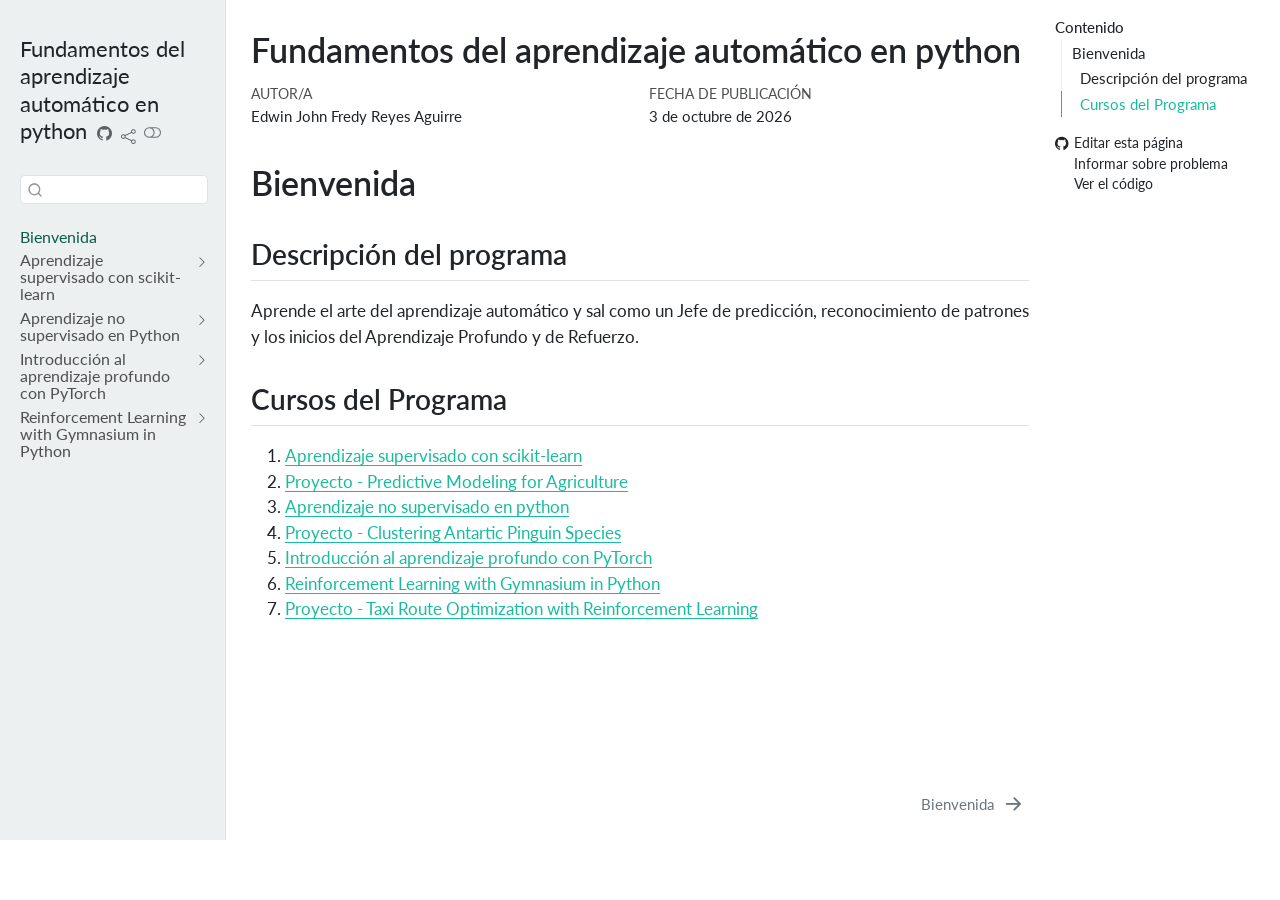
<file: docs/index.html>
<!DOCTYPE html>
<html xmlns="http://www.w3.org/1999/xhtml" lang="es" xml:lang="es"><head>

<meta charset="utf-8">
<meta name="generator" content="quarto-1.8.27">

<meta name="viewport" content="width=device-width, initial-scale=1.0, user-scalable=yes">

<meta name="author" content="Edwin John Fredy Reyes Aguirre">

<title>Fundamentos del aprendizaje automático en python</title>
<style>
code{white-space: pre-wrap;}
span.smallcaps{font-variant: small-caps;}
div.columns{display: flex; gap: min(4vw, 1.5em);}
div.column{flex: auto; overflow-x: auto;}
div.hanging-indent{margin-left: 1.5em; text-indent: -1.5em;}
ul.task-list{list-style: none;}
ul.task-list li input[type="checkbox"] {
  width: 0.8em;
  margin: 0 0.8em 0.2em -1em; /* quarto-specific, see https://github.com/quarto-dev/quarto-cli/issues/4556 */ 
  vertical-align: middle;
}
</style>


<script src="site_libs/quarto-nav/quarto-nav.js"></script>
<script src="site_libs/quarto-nav/headroom.min.js"></script>
<script src="site_libs/clipboard/clipboard.min.js"></script>
<script src="site_libs/quarto-search/autocomplete.umd.js"></script>
<script src="site_libs/quarto-search/fuse.min.js"></script>
<script src="site_libs/quarto-search/quarto-search.js"></script>
<meta name="quarto:offset" content="./">
<link href="./01_Aprendizaje_supervisado_con_scikitlearn/index.html" rel="next">
<script src="site_libs/quarto-html/quarto.js" type="module"></script>
<script src="site_libs/quarto-html/tabsets/tabsets.js" type="module"></script>
<script src="site_libs/quarto-html/axe/axe-check.js" type="module"></script>
<script src="site_libs/quarto-html/popper.min.js"></script>
<script src="site_libs/quarto-html/tippy.umd.min.js"></script>
<script src="site_libs/quarto-html/anchor.min.js"></script>
<link href="site_libs/quarto-html/tippy.css" rel="stylesheet">
<link href="site_libs/quarto-html/quarto-syntax-highlighting-ed96de9b727972fe78a7b5d16c58bf87.css" rel="stylesheet" class="quarto-color-scheme" id="quarto-text-highlighting-styles">
<link href="site_libs/quarto-html/quarto-syntax-highlighting-dark-4d9afe2b8d18ee9fa5d0d57b5ed4214d.css" rel="stylesheet" class="quarto-color-scheme quarto-color-alternate" id="quarto-text-highlighting-styles">
<link href="site_libs/quarto-html/quarto-syntax-highlighting-ed96de9b727972fe78a7b5d16c58bf87.css" rel="stylesheet" class="quarto-color-scheme-extra" id="quarto-text-highlighting-styles">
<script src="site_libs/bootstrap/bootstrap.min.js"></script>
<link href="site_libs/bootstrap/bootstrap-icons.css" rel="stylesheet">
<link href="site_libs/bootstrap/bootstrap-63075c2b5a729fb82bbb7a1a80e90653.min.css" rel="stylesheet" append-hash="true" class="quarto-color-scheme" id="quarto-bootstrap" data-mode="light">
<link href="site_libs/bootstrap/bootstrap-dark-f0afbd6c95f589ea79c3110e65578f87.min.css" rel="stylesheet" append-hash="true" class="quarto-color-scheme quarto-color-alternate" id="quarto-bootstrap" data-mode="dark">
<link href="site_libs/bootstrap/bootstrap-63075c2b5a729fb82bbb7a1a80e90653.min.css" rel="stylesheet" append-hash="true" class="quarto-color-scheme-extra" id="quarto-bootstrap" data-mode="light">
<script id="quarto-search-options" type="application/json">{
  "location": "sidebar",
  "copy-button": false,
  "collapse-after": 3,
  "panel-placement": "start",
  "type": "textbox",
  "limit": 50,
  "keyboard-shortcut": [
    "f",
    "/",
    "s"
  ],
  "show-item-context": false,
  "language": {
    "search-no-results-text": "No se han encontrado resultados",
    "search-matching-documents-text": "documentos encontrados",
    "search-copy-link-title": "Copiar el enlace en la búsqueda",
    "search-hide-matches-text": "Ocultar resultados adicionales",
    "search-more-match-text": "resultado adicional en este documento",
    "search-more-matches-text": "resultados adicionales en este documento",
    "search-clear-button-title": "Borrar",
    "search-text-placeholder": "",
    "search-detached-cancel-button-title": "Cancelar",
    "search-submit-button-title": "Enviar",
    "search-label": "Buscar"
  }
}</script>


</head>

<body class="nav-sidebar docked quarto-light"><script id="quarto-html-before-body" type="application/javascript">
    const toggleBodyColorMode = (bsSheetEl) => {
      const mode = bsSheetEl.getAttribute("data-mode");
      const bodyEl = window.document.querySelector("body");
      if (mode === "dark") {
        bodyEl.classList.add("quarto-dark");
        bodyEl.classList.remove("quarto-light");
      } else {
        bodyEl.classList.add("quarto-light");
        bodyEl.classList.remove("quarto-dark");
      }
    }
    const toggleBodyColorPrimary = () => {
      const bsSheetEl = window.document.querySelector("link#quarto-bootstrap:not([rel=disabled-stylesheet])");
      if (bsSheetEl) {
        toggleBodyColorMode(bsSheetEl);
      }
    }
    const setColorSchemeToggle = (alternate) => {
      const toggles = window.document.querySelectorAll('.quarto-color-scheme-toggle');
      for (let i=0; i < toggles.length; i++) {
        const toggle = toggles[i];
        if (toggle) {
          if (alternate) {
            toggle.classList.add("alternate");
          } else {
            toggle.classList.remove("alternate");
          }
        }
      }
    };
    const toggleColorMode = (alternate) => {
      // Switch the stylesheets
      const primaryStylesheets = window.document.querySelectorAll('link.quarto-color-scheme:not(.quarto-color-alternate)');
      const alternateStylesheets = window.document.querySelectorAll('link.quarto-color-scheme.quarto-color-alternate');
      manageTransitions('#quarto-margin-sidebar .nav-link', false);
      if (alternate) {
        // note: dark is layered on light, we don't disable primary!
        enableStylesheet(alternateStylesheets);
        for (const sheetNode of alternateStylesheets) {
          if (sheetNode.id === "quarto-bootstrap") {
            toggleBodyColorMode(sheetNode);
          }
        }
      } else {
        disableStylesheet(alternateStylesheets);
        enableStylesheet(primaryStylesheets)
        toggleBodyColorPrimary();
      }
      manageTransitions('#quarto-margin-sidebar .nav-link', true);
      // Switch the toggles
      setColorSchemeToggle(alternate)
      // Hack to workaround the fact that safari doesn't
      // properly recolor the scrollbar when toggling (#1455)
      if (navigator.userAgent.indexOf('Safari') > 0 && navigator.userAgent.indexOf('Chrome') == -1) {
        manageTransitions("body", false);
        window.scrollTo(0, 1);
        setTimeout(() => {
          window.scrollTo(0, 0);
          manageTransitions("body", true);
        }, 40);
      }
    }
    const disableStylesheet = (stylesheets) => {
      for (let i=0; i < stylesheets.length; i++) {
        const stylesheet = stylesheets[i];
        stylesheet.rel = 'disabled-stylesheet';
      }
    }
    const enableStylesheet = (stylesheets) => {
      for (let i=0; i < stylesheets.length; i++) {
        const stylesheet = stylesheets[i];
        if(stylesheet.rel !== 'stylesheet') { // for Chrome, which will still FOUC without this check
          stylesheet.rel = 'stylesheet';
        }
      }
    }
    const manageTransitions = (selector, allowTransitions) => {
      const els = window.document.querySelectorAll(selector);
      for (let i=0; i < els.length; i++) {
        const el = els[i];
        if (allowTransitions) {
          el.classList.remove('notransition');
        } else {
          el.classList.add('notransition');
        }
      }
    }
    const isFileUrl = () => {
      return window.location.protocol === 'file:';
    }
    const hasAlternateSentinel = () => {
      let styleSentinel = getColorSchemeSentinel();
      if (styleSentinel !== null) {
        return styleSentinel === "alternate";
      } else {
        return false;
      }
    }
    const setStyleSentinel = (alternate) => {
      const value = alternate ? "alternate" : "default";
      if (!isFileUrl()) {
        window.localStorage.setItem("quarto-color-scheme", value);
      } else {
        localAlternateSentinel = value;
      }
    }
    const getColorSchemeSentinel = () => {
      if (!isFileUrl()) {
        const storageValue = window.localStorage.getItem("quarto-color-scheme");
        return storageValue != null ? storageValue : localAlternateSentinel;
      } else {
        return localAlternateSentinel;
      }
    }
    const toggleGiscusIfUsed = (isAlternate, darkModeDefault) => {
      const baseTheme = document.querySelector('#giscus-base-theme')?.value ?? 'light';
      const alternateTheme = document.querySelector('#giscus-alt-theme')?.value ?? 'dark';
      let newTheme = '';
      if(authorPrefersDark) {
        newTheme = isAlternate ? baseTheme : alternateTheme;
      } else {
        newTheme = isAlternate ? alternateTheme : baseTheme;
      }
      const changeGiscusTheme = () => {
        // From: https://github.com/giscus/giscus/issues/336
        const sendMessage = (message) => {
          const iframe = document.querySelector('iframe.giscus-frame');
          if (!iframe) return;
          iframe.contentWindow.postMessage({ giscus: message }, 'https://giscus.app');
        }
        sendMessage({
          setConfig: {
            theme: newTheme
          }
        });
      }
      const isGiscussLoaded = window.document.querySelector('iframe.giscus-frame') !== null;
      if (isGiscussLoaded) {
        changeGiscusTheme();
      }
    };
    const authorPrefersDark = false;
    const darkModeDefault = authorPrefersDark;
      document.querySelector('link#quarto-text-highlighting-styles.quarto-color-scheme-extra').rel = 'disabled-stylesheet';
      document.querySelector('link#quarto-bootstrap.quarto-color-scheme-extra').rel = 'disabled-stylesheet';
    let localAlternateSentinel = darkModeDefault ? 'alternate' : 'default';
    // Dark / light mode switch
    window.quartoToggleColorScheme = () => {
      // Read the current dark / light value
      let toAlternate = !hasAlternateSentinel();
      toggleColorMode(toAlternate);
      setStyleSentinel(toAlternate);
      toggleGiscusIfUsed(toAlternate, darkModeDefault);
      window.dispatchEvent(new Event('resize'));
    };
    // Switch to dark mode if need be
    if (hasAlternateSentinel()) {
      toggleColorMode(true);
    } else {
      toggleColorMode(false);
    }
  </script>

<div id="quarto-search-results"></div>
  <header id="quarto-header" class="headroom fixed-top">
  <nav class="quarto-secondary-nav">
    <div class="container-fluid d-flex">
      <button type="button" class="quarto-btn-toggle btn" data-bs-toggle="collapse" role="button" data-bs-target=".quarto-sidebar-collapse-item" aria-controls="quarto-sidebar" aria-expanded="false" aria-label="Alternar barra lateral" onclick="if (window.quartoToggleHeadroom) { window.quartoToggleHeadroom(); }">
        <i class="bi bi-layout-text-sidebar-reverse"></i>
      </button>
        <nav class="quarto-page-breadcrumbs" aria-label="breadcrumb"><ol class="breadcrumb"><li class="breadcrumb-item"><a href="./index.html">Bienvenida</a></li></ol></nav>
        <a class="flex-grow-1" role="navigation" data-bs-toggle="collapse" data-bs-target=".quarto-sidebar-collapse-item" aria-controls="quarto-sidebar" aria-expanded="false" aria-label="Alternar barra lateral" onclick="if (window.quartoToggleHeadroom) { window.quartoToggleHeadroom(); }">      
        </a>
      <button type="button" class="btn quarto-search-button" aria-label="Buscar" onclick="window.quartoOpenSearch();">
        <i class="bi bi-search"></i>
      </button>
    </div>
  </nav>
</header>
<!-- content -->
<div id="quarto-content" class="quarto-container page-columns page-rows-contents page-layout-article">
<!-- sidebar -->
  <nav id="quarto-sidebar" class="sidebar collapse collapse-horizontal quarto-sidebar-collapse-item sidebar-navigation docked overflow-auto">
    <div class="pt-lg-2 mt-2 text-left sidebar-header">
    <div class="sidebar-title mb-0 py-0">
      <a href="./">Fundamentos del aprendizaje automático en python</a> 
        <div class="sidebar-tools-main tools-wide">
    <a href="https://github.com/JohnReyes02/fundamentos-aprendizaje-automatico-python" title="Ejecutar el código" class="quarto-navigation-tool px-1" aria-label="Ejecutar el código"><i class="bi bi-github"></i></a>
    <div class="dropdown">
      <a href="" title="Compartir" id="quarto-navigation-tool-dropdown-0" class="quarto-navigation-tool dropdown-toggle px-1" data-bs-toggle="dropdown" aria-expanded="false" role="link" aria-label="Compartir"><i class="bi bi-share"></i></a>
      <ul class="dropdown-menu" aria-labelledby="quarto-navigation-tool-dropdown-0">
          <li>
            <a class="dropdown-item sidebar-tools-main-item" href="https://twitter.com/intent/tweet?url=|url|">
              <i class="bi bi-twitter pe-1"></i>
            Twitter
            </a>
          </li>
          <li>
            <a class="dropdown-item sidebar-tools-main-item" href="https://www.facebook.com/sharer/sharer.php?u=|url|">
              <i class="bi bi-facebook pe-1"></i>
            Facebook
            </a>
          </li>
          <li>
            <a class="dropdown-item sidebar-tools-main-item" href="https://www.linkedin.com/sharing/share-offsite/?url=|url|">
              <i class="bi bi-linkedin pe-1"></i>
            LinkedIn
            </a>
          </li>
      </ul>
    </div>
  <a href="" class="quarto-color-scheme-toggle quarto-navigation-tool  px-1" onclick="window.quartoToggleColorScheme(); return false;" title="Alternar modo oscuro"><i class="bi"></i></a>
</div>
    </div>
      </div>
        <div class="mt-2 flex-shrink-0 align-items-center">
        <div class="sidebar-search">
        <div id="quarto-search" class="" title="Buscar"></div>
        </div>
        </div>
    <div class="sidebar-menu-container"> 
    <ul class="list-unstyled mt-1">
        <li class="sidebar-item">
  <div class="sidebar-item-container"> 
  <a href="./index.html" class="sidebar-item-text sidebar-link active">
 <span class="menu-text">Bienvenida</span></a>
  </div>
</li>
        <li class="sidebar-item sidebar-item-section">
      <div class="sidebar-item-container"> 
            <a class="sidebar-item-text sidebar-link text-start collapsed" data-bs-toggle="collapse" data-bs-target="#quarto-sidebar-section-1" role="navigation" aria-expanded="false">
 <span class="menu-text">Aprendizaje supervisado con scikit-learn</span></a>
          <a class="sidebar-item-toggle text-start collapsed" data-bs-toggle="collapse" data-bs-target="#quarto-sidebar-section-1" role="navigation" aria-expanded="false" aria-label="Alternar sección">
            <i class="bi bi-chevron-right ms-2"></i>
          </a> 
      </div>
      <ul id="quarto-sidebar-section-1" class="collapse list-unstyled sidebar-section depth1 ">  
          <li class="sidebar-item">
  <div class="sidebar-item-container"> 
  <a href="./01_Aprendizaje_supervisado_con_scikitlearn/index.html" class="sidebar-item-text sidebar-link">
 <span class="menu-text">Bienvenida</span></a>
  </div>
</li>
          <li class="sidebar-item">
  <div class="sidebar-item-container"> 
  <a href="./01_Aprendizaje_supervisado_con_scikitlearn/01_Clasificacion.html" class="sidebar-item-text sidebar-link"><span class="chapter-title">Clasificación</span></a>
  </div>
</li>
          <li class="sidebar-item">
  <div class="sidebar-item-container"> 
  <a href="./01_Aprendizaje_supervisado_con_scikitlearn/02_Regresion.html" class="sidebar-item-text sidebar-link"><span class="chapter-title">Regresión</span></a>
  </div>
</li>
          <li class="sidebar-item">
  <div class="sidebar-item-container"> 
  <a href="./01_Aprendizaje_supervisado_con_scikitlearn/03_Afinar_tu_modelo.html" class="sidebar-item-text sidebar-link"><span class="chapter-title">Afinar tu modelo</span></a>
  </div>
</li>
          <li class="sidebar-item">
  <div class="sidebar-item-container"> 
  <a href="./01_Aprendizaje_supervisado_con_scikitlearn/04_Preprocesamiento_y_canalizaciones.html" class="sidebar-item-text sidebar-link"><span class="chapter-title">Preprocesamiento y canalizaciones</span></a>
  </div>
</li>
      </ul>
  </li>
        <li class="sidebar-item sidebar-item-section">
      <div class="sidebar-item-container"> 
            <a class="sidebar-item-text sidebar-link text-start collapsed" data-bs-toggle="collapse" data-bs-target="#quarto-sidebar-section-2" role="navigation" aria-expanded="false">
 <span class="menu-text">Aprendizaje no supervisado en Python</span></a>
          <a class="sidebar-item-toggle text-start collapsed" data-bs-toggle="collapse" data-bs-target="#quarto-sidebar-section-2" role="navigation" aria-expanded="false" aria-label="Alternar sección">
            <i class="bi bi-chevron-right ms-2"></i>
          </a> 
      </div>
      <ul id="quarto-sidebar-section-2" class="collapse list-unstyled sidebar-section depth1 ">  
          <li class="sidebar-item">
  <div class="sidebar-item-container"> 
  <a href="./02_Aprendizaje_no_supervisado_en_python/index.html" class="sidebar-item-text sidebar-link"><span class="chapter-title">index.html</span></a>
  </div>
</li>
      </ul>
  </li>
        <li class="sidebar-item sidebar-item-section">
      <div class="sidebar-item-container"> 
            <a class="sidebar-item-text sidebar-link text-start collapsed" data-bs-toggle="collapse" data-bs-target="#quarto-sidebar-section-3" role="navigation" aria-expanded="false">
 <span class="menu-text">Introducción al aprendizaje profundo con PyTorch</span></a>
          <a class="sidebar-item-toggle text-start collapsed" data-bs-toggle="collapse" data-bs-target="#quarto-sidebar-section-3" role="navigation" aria-expanded="false" aria-label="Alternar sección">
            <i class="bi bi-chevron-right ms-2"></i>
          </a> 
      </div>
      <ul id="quarto-sidebar-section-3" class="collapse list-unstyled sidebar-section depth1 ">  
          <li class="sidebar-item">
  <div class="sidebar-item-container"> 
  <a href="./03_Introduccion_al_aprendizaje_profundo_con_pytorch/index.html" class="sidebar-item-text sidebar-link">
 <span class="menu-text">Bienvenida</span></a>
  </div>
</li>
          <li class="sidebar-item">
  <div class="sidebar-item-container"> 
  <a href="./03_Introduccion_al_aprendizaje_profundo_con_pytorch/01_Introduccion_a_pytorch.html" class="sidebar-item-text sidebar-link"><span class="chapter-title">Introducción a PyTorch, una biblioteca de aprendizaje profundo</span></a>
  </div>
</li>
          <li class="sidebar-item">
  <div class="sidebar-item-container"> 
  <a href="./03_Introduccion_al_aprendizaje_profundo_con_pytorch/02_Hiperparametros_y_arquitectura_de_rn.html" class="sidebar-item-text sidebar-link"><span class="chapter-title">02_Hiperparametros_y_arquitectura_de_rn.html</span></a>
  </div>
</li>
          <li class="sidebar-item">
  <div class="sidebar-item-container"> 
  <a href="./03_Introduccion_al_aprendizaje_profundo_con_pytorch/03_Entrenar_una_red_neuronal_con_pytorch.html" class="sidebar-item-text sidebar-link"><span class="chapter-title">03_Entrenar_una_red_neuronal_con_pytorch.html</span></a>
  </div>
</li>
          <li class="sidebar-item">
  <div class="sidebar-item-container"> 
  <a href="./03_Introduccion_al_aprendizaje_profundo_con_pytorch/04_Evaluacion_y_mejora_de_los_modelos.html" class="sidebar-item-text sidebar-link"><span class="chapter-title">04_Evaluacion_y_mejora_de_los_modelos.html</span></a>
  </div>
</li>
      </ul>
  </li>
        <li class="sidebar-item sidebar-item-section">
      <div class="sidebar-item-container"> 
            <a class="sidebar-item-text sidebar-link text-start collapsed" data-bs-toggle="collapse" data-bs-target="#quarto-sidebar-section-4" role="navigation" aria-expanded="false">
 <span class="menu-text">Reinforcement Learning with Gymnasium in Python</span></a>
          <a class="sidebar-item-toggle text-start collapsed" data-bs-toggle="collapse" data-bs-target="#quarto-sidebar-section-4" role="navigation" aria-expanded="false" aria-label="Alternar sección">
            <i class="bi bi-chevron-right ms-2"></i>
          </a> 
      </div>
      <ul id="quarto-sidebar-section-4" class="collapse list-unstyled sidebar-section depth1 ">  
          <li class="sidebar-item">
  <div class="sidebar-item-container"> 
  <a href="./04_Reinforcement_learning_with_gymnasium_in_python/index.html" class="sidebar-item-text sidebar-link"><span class="chapter-title">index.html</span></a>
  </div>
</li>
      </ul>
  </li>
    </ul>
    </div>
</nav>
<div id="quarto-sidebar-glass" class="quarto-sidebar-collapse-item" data-bs-toggle="collapse" data-bs-target=".quarto-sidebar-collapse-item"></div>
<!-- margin-sidebar -->
    <div id="quarto-margin-sidebar" class="sidebar margin-sidebar">
        <nav id="TOC" role="doc-toc" class="toc-active">
    <h2 id="toc-title">Contenido</h2>
   
  <ul>
  <li><a href="#bienvenida" id="toc-bienvenida" class="nav-link active" data-scroll-target="#bienvenida">Bienvenida</a>
  <ul class="collapse">
  <li><a href="#descripción-del-programa" id="toc-descripción-del-programa" class="nav-link" data-scroll-target="#descripción-del-programa">Descripción del programa</a></li>
  <li><a href="#cursos-del-programa" id="toc-cursos-del-programa" class="nav-link" data-scroll-target="#cursos-del-programa">Cursos del Programa</a></li>
  </ul></li>
  </ul>
<div class="toc-actions"><ul><li><a href="https://github.com/JohnReyes02/fundamentos-aprendizaje-automatico-python/edit/main/index.qmd" class="toc-action"><i class="bi bi-github"></i>Editar esta página</a></li><li><a href="https://github.com/JohnReyes02/fundamentos-aprendizaje-automatico-python/issues/new" class="toc-action"><i class="bi empty"></i>Informar sobre problema</a></li><li><a href="https://github.com/JohnReyes02/fundamentos-aprendizaje-automatico-python/blob/main/index.qmd" class="toc-action"><i class="bi empty"></i>Ver el código</a></li></ul></div></nav>
    </div>
<!-- main -->
<main class="content" id="quarto-document-content">


<header id="title-block-header" class="quarto-title-block default">
<div class="quarto-title">
<h1 class="title">Fundamentos del aprendizaje automático en python</h1>
</div>



<div class="quarto-title-meta">

    <div>
    <div class="quarto-title-meta-heading">Autor/a</div>
    <div class="quarto-title-meta-contents">
             <p>Edwin John Fredy Reyes Aguirre </p>
          </div>
  </div>
    
    <div>
    <div class="quarto-title-meta-heading">Fecha de publicación</div>
    <div class="quarto-title-meta-contents">
      <p class="date">3 de octubre de 2026</p>
    </div>
  </div>
  
    
  </div>
  


</header>


<section id="bienvenida" class="level1 unnumbered">
<h1 class="unnumbered">Bienvenida</h1>
<section id="descripción-del-programa" class="level2">
<h2 class="anchored" data-anchor-id="descripción-del-programa">Descripción del programa</h2>
<p>Aprende el arte del aprendizaje automático y sal como un Jefe de predicción, reconocimiento de patrones y los inicios del Aprendizaje Profundo y de Refuerzo.</p>
</section>
<section id="cursos-del-programa" class="level2">
<h2 class="anchored" data-anchor-id="cursos-del-programa">Cursos del Programa</h2>
<ol type="1">
<li><a href="./01_Aprendizaje_supervisado_con_scikitlearn/index.html">Aprendizaje supervisado con scikit-learn</a></li>
<li><a href="">Proyecto - Predictive Modeling for Agriculture</a></li>
<li><a href="./02_Aprendizaje_no_supervisado_en_python/index.html">Aprendizaje no supervisado en python</a></li>
<li><a href="">Proyecto - Clustering Antartic Pinguin Species</a></li>
<li><a href="./03_Introduccion_al_aprendizaje_profundo_con_pytorch/index.html">Introducción al aprendizaje profundo con PyTorch</a></li>
<li><a href="./04_Reinforcement_learning_with_gymnasium_in_python/index.html">Reinforcement Learning with Gymnasium in Python</a></li>
<li><a href="">Proyecto - Taxi Route Optimization with Reinforcement Learning</a></li>
</ol>


</section>
</section>

</main> <!-- /main -->
<script id="quarto-html-after-body" type="application/javascript">
  window.document.addEventListener("DOMContentLoaded", function (event) {
    // Ensure there is a toggle, if there isn't float one in the top right
    if (window.document.querySelector('.quarto-color-scheme-toggle') === null) {
      const a = window.document.createElement('a');
      a.classList.add('top-right');
      a.classList.add('quarto-color-scheme-toggle');
      a.href = "";
      a.onclick = function() { try { window.quartoToggleColorScheme(); } catch {} return false; };
      const i = window.document.createElement("i");
      i.classList.add('bi');
      a.appendChild(i);
      window.document.body.appendChild(a);
    }
    setColorSchemeToggle(hasAlternateSentinel())
    const icon = "";
    const anchorJS = new window.AnchorJS();
    anchorJS.options = {
      placement: 'right',
      icon: icon
    };
    anchorJS.add('.anchored');
    const isCodeAnnotation = (el) => {
      for (const clz of el.classList) {
        if (clz.startsWith('code-annotation-')) {                     
          return true;
        }
      }
      return false;
    }
    const onCopySuccess = function(e) {
      // button target
      const button = e.trigger;
      // don't keep focus
      button.blur();
      // flash "checked"
      button.classList.add('code-copy-button-checked');
      var currentTitle = button.getAttribute("title");
      button.setAttribute("title", "Copiado");
      let tooltip;
      if (window.bootstrap) {
        button.setAttribute("data-bs-toggle", "tooltip");
        button.setAttribute("data-bs-placement", "left");
        button.setAttribute("data-bs-title", "Copiado");
        tooltip = new bootstrap.Tooltip(button, 
          { trigger: "manual", 
            customClass: "code-copy-button-tooltip",
            offset: [0, -8]});
        tooltip.show();    
      }
      setTimeout(function() {
        if (tooltip) {
          tooltip.hide();
          button.removeAttribute("data-bs-title");
          button.removeAttribute("data-bs-toggle");
          button.removeAttribute("data-bs-placement");
        }
        button.setAttribute("title", currentTitle);
        button.classList.remove('code-copy-button-checked');
      }, 1000);
      // clear code selection
      e.clearSelection();
    }
    const getTextToCopy = function(trigger) {
      const outerScaffold = trigger.parentElement.cloneNode(true);
      const codeEl = outerScaffold.querySelector('code');
      for (const childEl of codeEl.children) {
        if (isCodeAnnotation(childEl)) {
          childEl.remove();
        }
      }
      return codeEl.innerText;
    }
    const clipboard = new window.ClipboardJS('.code-copy-button:not([data-in-quarto-modal])', {
      text: getTextToCopy
    });
    clipboard.on('success', onCopySuccess);
    if (window.document.getElementById('quarto-embedded-source-code-modal')) {
      const clipboardModal = new window.ClipboardJS('.code-copy-button[data-in-quarto-modal]', {
        text: getTextToCopy,
        container: window.document.getElementById('quarto-embedded-source-code-modal')
      });
      clipboardModal.on('success', onCopySuccess);
    }
      var localhostRegex = new RegExp(/^(?:http|https):\/\/localhost\:?[0-9]*\//);
      var mailtoRegex = new RegExp(/^mailto:/);
        var filterRegex = new RegExp('/' + window.location.host + '/');
      var isInternal = (href) => {
          return filterRegex.test(href) || localhostRegex.test(href) || mailtoRegex.test(href);
      }
      // Inspect non-navigation links and adorn them if external
     var links = window.document.querySelectorAll('a[href]:not(.nav-link):not(.navbar-brand):not(.toc-action):not(.sidebar-link):not(.sidebar-item-toggle):not(.pagination-link):not(.no-external):not([aria-hidden]):not(.dropdown-item):not(.quarto-navigation-tool):not(.about-link)');
      for (var i=0; i<links.length; i++) {
        const link = links[i];
        if (!isInternal(link.href)) {
          // undo the damage that might have been done by quarto-nav.js in the case of
          // links that we want to consider external
          if (link.dataset.originalHref !== undefined) {
            link.href = link.dataset.originalHref;
          }
        }
      }
    function tippyHover(el, contentFn, onTriggerFn, onUntriggerFn) {
      const config = {
        allowHTML: true,
        maxWidth: 500,
        delay: 100,
        arrow: false,
        appendTo: function(el) {
            return el.parentElement;
        },
        interactive: true,
        interactiveBorder: 10,
        theme: 'quarto',
        placement: 'bottom-start',
      };
      if (contentFn) {
        config.content = contentFn;
      }
      if (onTriggerFn) {
        config.onTrigger = onTriggerFn;
      }
      if (onUntriggerFn) {
        config.onUntrigger = onUntriggerFn;
      }
      window.tippy(el, config); 
    }
    const noterefs = window.document.querySelectorAll('a[role="doc-noteref"]');
    for (var i=0; i<noterefs.length; i++) {
      const ref = noterefs[i];
      tippyHover(ref, function() {
        // use id or data attribute instead here
        let href = ref.getAttribute('data-footnote-href') || ref.getAttribute('href');
        try { href = new URL(href).hash; } catch {}
        const id = href.replace(/^#\/?/, "");
        const note = window.document.getElementById(id);
        if (note) {
          return note.innerHTML;
        } else {
          return "";
        }
      });
    }
    const xrefs = window.document.querySelectorAll('a.quarto-xref');
    const processXRef = (id, note) => {
      // Strip column container classes
      const stripColumnClz = (el) => {
        el.classList.remove("page-full", "page-columns");
        if (el.children) {
          for (const child of el.children) {
            stripColumnClz(child);
          }
        }
      }
      stripColumnClz(note)
      if (id === null || id.startsWith('sec-')) {
        // Special case sections, only their first couple elements
        const container = document.createElement("div");
        if (note.children && note.children.length > 2) {
          container.appendChild(note.children[0].cloneNode(true));
          for (let i = 1; i < note.children.length; i++) {
            const child = note.children[i];
            if (child.tagName === "P" && child.innerText === "") {
              continue;
            } else {
              container.appendChild(child.cloneNode(true));
              break;
            }
          }
          if (window.Quarto?.typesetMath) {
            window.Quarto.typesetMath(container);
          }
          return container.innerHTML
        } else {
          if (window.Quarto?.typesetMath) {
            window.Quarto.typesetMath(note);
          }
          return note.innerHTML;
        }
      } else {
        // Remove any anchor links if they are present
        const anchorLink = note.querySelector('a.anchorjs-link');
        if (anchorLink) {
          anchorLink.remove();
        }
        if (window.Quarto?.typesetMath) {
          window.Quarto.typesetMath(note);
        }
        if (note.classList.contains("callout")) {
          return note.outerHTML;
        } else {
          return note.innerHTML;
        }
      }
    }
    for (var i=0; i<xrefs.length; i++) {
      const xref = xrefs[i];
      tippyHover(xref, undefined, function(instance) {
        instance.disable();
        let url = xref.getAttribute('href');
        let hash = undefined; 
        if (url.startsWith('#')) {
          hash = url;
        } else {
          try { hash = new URL(url).hash; } catch {}
        }
        if (hash) {
          const id = hash.replace(/^#\/?/, "");
          const note = window.document.getElementById(id);
          if (note !== null) {
            try {
              const html = processXRef(id, note.cloneNode(true));
              instance.setContent(html);
            } finally {
              instance.enable();
              instance.show();
            }
          } else {
            // See if we can fetch this
            fetch(url.split('#')[0])
            .then(res => res.text())
            .then(html => {
              const parser = new DOMParser();
              const htmlDoc = parser.parseFromString(html, "text/html");
              const note = htmlDoc.getElementById(id);
              if (note !== null) {
                const html = processXRef(id, note);
                instance.setContent(html);
              } 
            }).finally(() => {
              instance.enable();
              instance.show();
            });
          }
        } else {
          // See if we can fetch a full url (with no hash to target)
          // This is a special case and we should probably do some content thinning / targeting
          fetch(url)
          .then(res => res.text())
          .then(html => {
            const parser = new DOMParser();
            const htmlDoc = parser.parseFromString(html, "text/html");
            const note = htmlDoc.querySelector('main.content');
            if (note !== null) {
              // This should only happen for chapter cross references
              // (since there is no id in the URL)
              // remove the first header
              if (note.children.length > 0 && note.children[0].tagName === "HEADER") {
                note.children[0].remove();
              }
              const html = processXRef(null, note);
              instance.setContent(html);
            } 
          }).finally(() => {
            instance.enable();
            instance.show();
          });
        }
      }, function(instance) {
      });
    }
        let selectedAnnoteEl;
        const selectorForAnnotation = ( cell, annotation) => {
          let cellAttr = 'data-code-cell="' + cell + '"';
          let lineAttr = 'data-code-annotation="' +  annotation + '"';
          const selector = 'span[' + cellAttr + '][' + lineAttr + ']';
          return selector;
        }
        const selectCodeLines = (annoteEl) => {
          const doc = window.document;
          const targetCell = annoteEl.getAttribute("data-target-cell");
          const targetAnnotation = annoteEl.getAttribute("data-target-annotation");
          const annoteSpan = window.document.querySelector(selectorForAnnotation(targetCell, targetAnnotation));
          const lines = annoteSpan.getAttribute("data-code-lines").split(",");
          const lineIds = lines.map((line) => {
            return targetCell + "-" + line;
          })
          let top = null;
          let height = null;
          let parent = null;
          if (lineIds.length > 0) {
              //compute the position of the single el (top and bottom and make a div)
              const el = window.document.getElementById(lineIds[0]);
              top = el.offsetTop;
              height = el.offsetHeight;
              parent = el.parentElement.parentElement;
            if (lineIds.length > 1) {
              const lastEl = window.document.getElementById(lineIds[lineIds.length - 1]);
              const bottom = lastEl.offsetTop + lastEl.offsetHeight;
              height = bottom - top;
            }
            if (top !== null && height !== null && parent !== null) {
              // cook up a div (if necessary) and position it 
              let div = window.document.getElementById("code-annotation-line-highlight");
              if (div === null) {
                div = window.document.createElement("div");
                div.setAttribute("id", "code-annotation-line-highlight");
                div.style.position = 'absolute';
                parent.appendChild(div);
              }
              div.style.top = top - 2 + "px";
              div.style.height = height + 4 + "px";
              div.style.left = 0;
              let gutterDiv = window.document.getElementById("code-annotation-line-highlight-gutter");
              if (gutterDiv === null) {
                gutterDiv = window.document.createElement("div");
                gutterDiv.setAttribute("id", "code-annotation-line-highlight-gutter");
                gutterDiv.style.position = 'absolute';
                const codeCell = window.document.getElementById(targetCell);
                const gutter = codeCell.querySelector('.code-annotation-gutter');
                gutter.appendChild(gutterDiv);
              }
              gutterDiv.style.top = top - 2 + "px";
              gutterDiv.style.height = height + 4 + "px";
            }
            selectedAnnoteEl = annoteEl;
          }
        };
        const unselectCodeLines = () => {
          const elementsIds = ["code-annotation-line-highlight", "code-annotation-line-highlight-gutter"];
          elementsIds.forEach((elId) => {
            const div = window.document.getElementById(elId);
            if (div) {
              div.remove();
            }
          });
          selectedAnnoteEl = undefined;
        };
          // Handle positioning of the toggle
      window.addEventListener(
        "resize",
        throttle(() => {
          elRect = undefined;
          if (selectedAnnoteEl) {
            selectCodeLines(selectedAnnoteEl);
          }
        }, 10)
      );
      function throttle(fn, ms) {
      let throttle = false;
      let timer;
        return (...args) => {
          if(!throttle) { // first call gets through
              fn.apply(this, args);
              throttle = true;
          } else { // all the others get throttled
              if(timer) clearTimeout(timer); // cancel #2
              timer = setTimeout(() => {
                fn.apply(this, args);
                timer = throttle = false;
              }, ms);
          }
        };
      }
        // Attach click handler to the DT
        const annoteDls = window.document.querySelectorAll('dt[data-target-cell]');
        for (const annoteDlNode of annoteDls) {
          annoteDlNode.addEventListener('click', (event) => {
            const clickedEl = event.target;
            if (clickedEl !== selectedAnnoteEl) {
              unselectCodeLines();
              const activeEl = window.document.querySelector('dt[data-target-cell].code-annotation-active');
              if (activeEl) {
                activeEl.classList.remove('code-annotation-active');
              }
              selectCodeLines(clickedEl);
              clickedEl.classList.add('code-annotation-active');
            } else {
              // Unselect the line
              unselectCodeLines();
              clickedEl.classList.remove('code-annotation-active');
            }
          });
        }
    const findCites = (el) => {
      const parentEl = el.parentElement;
      if (parentEl) {
        const cites = parentEl.dataset.cites;
        if (cites) {
          return {
            el,
            cites: cites.split(' ')
          };
        } else {
          return findCites(el.parentElement)
        }
      } else {
        return undefined;
      }
    };
    var bibliorefs = window.document.querySelectorAll('a[role="doc-biblioref"]');
    for (var i=0; i<bibliorefs.length; i++) {
      const ref = bibliorefs[i];
      const citeInfo = findCites(ref);
      if (citeInfo) {
        tippyHover(citeInfo.el, function() {
          var popup = window.document.createElement('div');
          citeInfo.cites.forEach(function(cite) {
            var citeDiv = window.document.createElement('div');
            citeDiv.classList.add('hanging-indent');
            citeDiv.classList.add('csl-entry');
            var biblioDiv = window.document.getElementById('ref-' + cite);
            if (biblioDiv) {
              citeDiv.innerHTML = biblioDiv.innerHTML;
            }
            popup.appendChild(citeDiv);
          });
          return popup.innerHTML;
        });
      }
    }
  });
  </script>
<nav class="page-navigation">
  <div class="nav-page nav-page-previous">
  </div>
  <div class="nav-page nav-page-next">
      <a href="./01_Aprendizaje_supervisado_con_scikitlearn/index.html" class="pagination-link" aria-label="Bienvenida">
        <span class="nav-page-text">Bienvenida</span> <i class="bi bi-arrow-right-short"></i>
      </a>
  </div>
</nav>
</div> <!-- /content -->




<footer class="footer"><div class="nav-footer"><div class="nav-footer-center"><div class="toc-actions d-sm-block d-md-none"><ul><li><a href="https://github.com/JohnReyes02/fundamentos-aprendizaje-automatico-python/edit/main/index.qmd" class="toc-action"><i class="bi bi-github"></i>Editar esta página</a></li><li><a href="https://github.com/JohnReyes02/fundamentos-aprendizaje-automatico-python/issues/new" class="toc-action"><i class="bi empty"></i>Informar sobre problema</a></li><li><a href="https://github.com/JohnReyes02/fundamentos-aprendizaje-automatico-python/blob/main/index.qmd" class="toc-action"><i class="bi empty"></i>Ver el código</a></li></ul></div></div></div></footer></body></html>
</file>
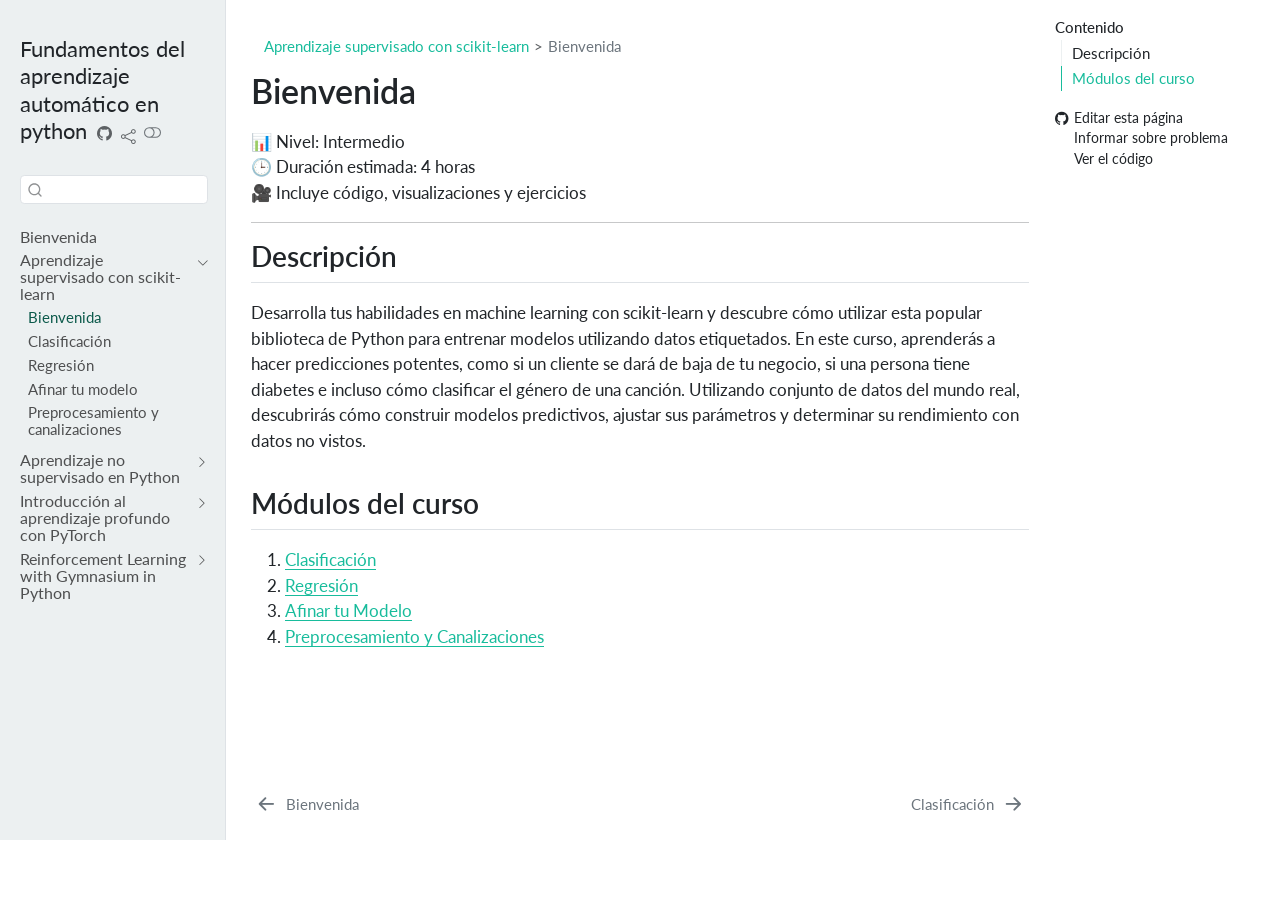
<file: docs/01_Aprendizaje_supervisado_con_scikitlearn/index.html>
<!DOCTYPE html>
<html xmlns="http://www.w3.org/1999/xhtml" lang="es" xml:lang="es"><head>

<meta charset="utf-8">
<meta name="generator" content="quarto-1.8.27">

<meta name="viewport" content="width=device-width, initial-scale=1.0, user-scalable=yes">


<title>Bienvenida – Fundamentos del aprendizaje automático en python</title>
<style>
code{white-space: pre-wrap;}
span.smallcaps{font-variant: small-caps;}
div.columns{display: flex; gap: min(4vw, 1.5em);}
div.column{flex: auto; overflow-x: auto;}
div.hanging-indent{margin-left: 1.5em; text-indent: -1.5em;}
ul.task-list{list-style: none;}
ul.task-list li input[type="checkbox"] {
  width: 0.8em;
  margin: 0 0.8em 0.2em -1em; /* quarto-specific, see https://github.com/quarto-dev/quarto-cli/issues/4556 */ 
  vertical-align: middle;
}
</style>


<script src="../site_libs/quarto-nav/quarto-nav.js"></script>
<script src="../site_libs/quarto-nav/headroom.min.js"></script>
<script src="../site_libs/clipboard/clipboard.min.js"></script>
<script src="../site_libs/quarto-search/autocomplete.umd.js"></script>
<script src="../site_libs/quarto-search/fuse.min.js"></script>
<script src="../site_libs/quarto-search/quarto-search.js"></script>
<meta name="quarto:offset" content="../">
<link href="../01_Aprendizaje_supervisado_con_scikitlearn/01_Clasificacion.html" rel="next">
<link href="../index.html" rel="prev">
<script src="../site_libs/quarto-html/quarto.js" type="module"></script>
<script src="../site_libs/quarto-html/tabsets/tabsets.js" type="module"></script>
<script src="../site_libs/quarto-html/axe/axe-check.js" type="module"></script>
<script src="../site_libs/quarto-html/popper.min.js"></script>
<script src="../site_libs/quarto-html/tippy.umd.min.js"></script>
<script src="../site_libs/quarto-html/anchor.min.js"></script>
<link href="../site_libs/quarto-html/tippy.css" rel="stylesheet">
<link href="../site_libs/quarto-html/quarto-syntax-highlighting-ed96de9b727972fe78a7b5d16c58bf87.css" rel="stylesheet" class="quarto-color-scheme" id="quarto-text-highlighting-styles">
<link href="../site_libs/quarto-html/quarto-syntax-highlighting-dark-4d9afe2b8d18ee9fa5d0d57b5ed4214d.css" rel="stylesheet" class="quarto-color-scheme quarto-color-alternate" id="quarto-text-highlighting-styles">
<link href="../site_libs/quarto-html/quarto-syntax-highlighting-ed96de9b727972fe78a7b5d16c58bf87.css" rel="stylesheet" class="quarto-color-scheme-extra" id="quarto-text-highlighting-styles">
<script src="../site_libs/bootstrap/bootstrap.min.js"></script>
<link href="../site_libs/bootstrap/bootstrap-icons.css" rel="stylesheet">
<link href="../site_libs/bootstrap/bootstrap-63075c2b5a729fb82bbb7a1a80e90653.min.css" rel="stylesheet" append-hash="true" class="quarto-color-scheme" id="quarto-bootstrap" data-mode="light">
<link href="../site_libs/bootstrap/bootstrap-dark-f0afbd6c95f589ea79c3110e65578f87.min.css" rel="stylesheet" append-hash="true" class="quarto-color-scheme quarto-color-alternate" id="quarto-bootstrap" data-mode="dark">
<link href="../site_libs/bootstrap/bootstrap-63075c2b5a729fb82bbb7a1a80e90653.min.css" rel="stylesheet" append-hash="true" class="quarto-color-scheme-extra" id="quarto-bootstrap" data-mode="light">
<script id="quarto-search-options" type="application/json">{
  "location": "sidebar",
  "copy-button": false,
  "collapse-after": 3,
  "panel-placement": "start",
  "type": "textbox",
  "limit": 50,
  "keyboard-shortcut": [
    "f",
    "/",
    "s"
  ],
  "show-item-context": false,
  "language": {
    "search-no-results-text": "No se han encontrado resultados",
    "search-matching-documents-text": "documentos encontrados",
    "search-copy-link-title": "Copiar el enlace en la búsqueda",
    "search-hide-matches-text": "Ocultar resultados adicionales",
    "search-more-match-text": "resultado adicional en este documento",
    "search-more-matches-text": "resultados adicionales en este documento",
    "search-clear-button-title": "Borrar",
    "search-text-placeholder": "",
    "search-detached-cancel-button-title": "Cancelar",
    "search-submit-button-title": "Enviar",
    "search-label": "Buscar"
  }
}</script>


</head>

<body class="nav-sidebar docked quarto-light"><script id="quarto-html-before-body" type="application/javascript">
    const toggleBodyColorMode = (bsSheetEl) => {
      const mode = bsSheetEl.getAttribute("data-mode");
      const bodyEl = window.document.querySelector("body");
      if (mode === "dark") {
        bodyEl.classList.add("quarto-dark");
        bodyEl.classList.remove("quarto-light");
      } else {
        bodyEl.classList.add("quarto-light");
        bodyEl.classList.remove("quarto-dark");
      }
    }
    const toggleBodyColorPrimary = () => {
      const bsSheetEl = window.document.querySelector("link#quarto-bootstrap:not([rel=disabled-stylesheet])");
      if (bsSheetEl) {
        toggleBodyColorMode(bsSheetEl);
      }
    }
    const setColorSchemeToggle = (alternate) => {
      const toggles = window.document.querySelectorAll('.quarto-color-scheme-toggle');
      for (let i=0; i < toggles.length; i++) {
        const toggle = toggles[i];
        if (toggle) {
          if (alternate) {
            toggle.classList.add("alternate");
          } else {
            toggle.classList.remove("alternate");
          }
        }
      }
    };
    const toggleColorMode = (alternate) => {
      // Switch the stylesheets
      const primaryStylesheets = window.document.querySelectorAll('link.quarto-color-scheme:not(.quarto-color-alternate)');
      const alternateStylesheets = window.document.querySelectorAll('link.quarto-color-scheme.quarto-color-alternate');
      manageTransitions('#quarto-margin-sidebar .nav-link', false);
      if (alternate) {
        // note: dark is layered on light, we don't disable primary!
        enableStylesheet(alternateStylesheets);
        for (const sheetNode of alternateStylesheets) {
          if (sheetNode.id === "quarto-bootstrap") {
            toggleBodyColorMode(sheetNode);
          }
        }
      } else {
        disableStylesheet(alternateStylesheets);
        enableStylesheet(primaryStylesheets)
        toggleBodyColorPrimary();
      }
      manageTransitions('#quarto-margin-sidebar .nav-link', true);
      // Switch the toggles
      setColorSchemeToggle(alternate)
      // Hack to workaround the fact that safari doesn't
      // properly recolor the scrollbar when toggling (#1455)
      if (navigator.userAgent.indexOf('Safari') > 0 && navigator.userAgent.indexOf('Chrome') == -1) {
        manageTransitions("body", false);
        window.scrollTo(0, 1);
        setTimeout(() => {
          window.scrollTo(0, 0);
          manageTransitions("body", true);
        }, 40);
      }
    }
    const disableStylesheet = (stylesheets) => {
      for (let i=0; i < stylesheets.length; i++) {
        const stylesheet = stylesheets[i];
        stylesheet.rel = 'disabled-stylesheet';
      }
    }
    const enableStylesheet = (stylesheets) => {
      for (let i=0; i < stylesheets.length; i++) {
        const stylesheet = stylesheets[i];
        if(stylesheet.rel !== 'stylesheet') { // for Chrome, which will still FOUC without this check
          stylesheet.rel = 'stylesheet';
        }
      }
    }
    const manageTransitions = (selector, allowTransitions) => {
      const els = window.document.querySelectorAll(selector);
      for (let i=0; i < els.length; i++) {
        const el = els[i];
        if (allowTransitions) {
          el.classList.remove('notransition');
        } else {
          el.classList.add('notransition');
        }
      }
    }
    const isFileUrl = () => {
      return window.location.protocol === 'file:';
    }
    const hasAlternateSentinel = () => {
      let styleSentinel = getColorSchemeSentinel();
      if (styleSentinel !== null) {
        return styleSentinel === "alternate";
      } else {
        return false;
      }
    }
    const setStyleSentinel = (alternate) => {
      const value = alternate ? "alternate" : "default";
      if (!isFileUrl()) {
        window.localStorage.setItem("quarto-color-scheme", value);
      } else {
        localAlternateSentinel = value;
      }
    }
    const getColorSchemeSentinel = () => {
      if (!isFileUrl()) {
        const storageValue = window.localStorage.getItem("quarto-color-scheme");
        return storageValue != null ? storageValue : localAlternateSentinel;
      } else {
        return localAlternateSentinel;
      }
    }
    const toggleGiscusIfUsed = (isAlternate, darkModeDefault) => {
      const baseTheme = document.querySelector('#giscus-base-theme')?.value ?? 'light';
      const alternateTheme = document.querySelector('#giscus-alt-theme')?.value ?? 'dark';
      let newTheme = '';
      if(authorPrefersDark) {
        newTheme = isAlternate ? baseTheme : alternateTheme;
      } else {
        newTheme = isAlternate ? alternateTheme : baseTheme;
      }
      const changeGiscusTheme = () => {
        // From: https://github.com/giscus/giscus/issues/336
        const sendMessage = (message) => {
          const iframe = document.querySelector('iframe.giscus-frame');
          if (!iframe) return;
          iframe.contentWindow.postMessage({ giscus: message }, 'https://giscus.app');
        }
        sendMessage({
          setConfig: {
            theme: newTheme
          }
        });
      }
      const isGiscussLoaded = window.document.querySelector('iframe.giscus-frame') !== null;
      if (isGiscussLoaded) {
        changeGiscusTheme();
      }
    };
    const authorPrefersDark = false;
    const darkModeDefault = authorPrefersDark;
      document.querySelector('link#quarto-text-highlighting-styles.quarto-color-scheme-extra').rel = 'disabled-stylesheet';
      document.querySelector('link#quarto-bootstrap.quarto-color-scheme-extra').rel = 'disabled-stylesheet';
    let localAlternateSentinel = darkModeDefault ? 'alternate' : 'default';
    // Dark / light mode switch
    window.quartoToggleColorScheme = () => {
      // Read the current dark / light value
      let toAlternate = !hasAlternateSentinel();
      toggleColorMode(toAlternate);
      setStyleSentinel(toAlternate);
      toggleGiscusIfUsed(toAlternate, darkModeDefault);
      window.dispatchEvent(new Event('resize'));
    };
    // Switch to dark mode if need be
    if (hasAlternateSentinel()) {
      toggleColorMode(true);
    } else {
      toggleColorMode(false);
    }
  </script>

<div id="quarto-search-results"></div>
  <header id="quarto-header" class="headroom fixed-top">
  <nav class="quarto-secondary-nav">
    <div class="container-fluid d-flex">
      <button type="button" class="quarto-btn-toggle btn" data-bs-toggle="collapse" role="button" data-bs-target=".quarto-sidebar-collapse-item" aria-controls="quarto-sidebar" aria-expanded="false" aria-label="Alternar barra lateral" onclick="if (window.quartoToggleHeadroom) { window.quartoToggleHeadroom(); }">
        <i class="bi bi-layout-text-sidebar-reverse"></i>
      </button>
        <nav class="quarto-page-breadcrumbs" aria-label="breadcrumb"><ol class="breadcrumb"><li class="breadcrumb-item"><a href="../01_Aprendizaje_supervisado_con_scikitlearn/index.html">Aprendizaje supervisado con scikit-learn</a></li><li class="breadcrumb-item"><a href="../01_Aprendizaje_supervisado_con_scikitlearn/index.html">Bienvenida</a></li></ol></nav>
        <a class="flex-grow-1" role="navigation" data-bs-toggle="collapse" data-bs-target=".quarto-sidebar-collapse-item" aria-controls="quarto-sidebar" aria-expanded="false" aria-label="Alternar barra lateral" onclick="if (window.quartoToggleHeadroom) { window.quartoToggleHeadroom(); }">      
        </a>
      <button type="button" class="btn quarto-search-button" aria-label="Buscar" onclick="window.quartoOpenSearch();">
        <i class="bi bi-search"></i>
      </button>
    </div>
  </nav>
</header>
<!-- content -->
<div id="quarto-content" class="quarto-container page-columns page-rows-contents page-layout-article">
<!-- sidebar -->
  <nav id="quarto-sidebar" class="sidebar collapse collapse-horizontal quarto-sidebar-collapse-item sidebar-navigation docked overflow-auto">
    <div class="pt-lg-2 mt-2 text-left sidebar-header">
    <div class="sidebar-title mb-0 py-0">
      <a href="../">Fundamentos del aprendizaje automático en python</a> 
        <div class="sidebar-tools-main tools-wide">
    <a href="https://github.com/JohnReyes02/fundamentos-aprendizaje-automatico-python" title="Ejecutar el código" class="quarto-navigation-tool px-1" aria-label="Ejecutar el código"><i class="bi bi-github"></i></a>
    <div class="dropdown">
      <a href="" title="Compartir" id="quarto-navigation-tool-dropdown-0" class="quarto-navigation-tool dropdown-toggle px-1" data-bs-toggle="dropdown" aria-expanded="false" role="link" aria-label="Compartir"><i class="bi bi-share"></i></a>
      <ul class="dropdown-menu" aria-labelledby="quarto-navigation-tool-dropdown-0">
          <li>
            <a class="dropdown-item sidebar-tools-main-item" href="https://twitter.com/intent/tweet?url=|url|">
              <i class="bi bi-twitter pe-1"></i>
            Twitter
            </a>
          </li>
          <li>
            <a class="dropdown-item sidebar-tools-main-item" href="https://www.facebook.com/sharer/sharer.php?u=|url|">
              <i class="bi bi-facebook pe-1"></i>
            Facebook
            </a>
          </li>
          <li>
            <a class="dropdown-item sidebar-tools-main-item" href="https://www.linkedin.com/sharing/share-offsite/?url=|url|">
              <i class="bi bi-linkedin pe-1"></i>
            LinkedIn
            </a>
          </li>
      </ul>
    </div>
  <a href="" class="quarto-color-scheme-toggle quarto-navigation-tool  px-1" onclick="window.quartoToggleColorScheme(); return false;" title="Alternar modo oscuro"><i class="bi"></i></a>
</div>
    </div>
      </div>
        <div class="mt-2 flex-shrink-0 align-items-center">
        <div class="sidebar-search">
        <div id="quarto-search" class="" title="Buscar"></div>
        </div>
        </div>
    <div class="sidebar-menu-container"> 
    <ul class="list-unstyled mt-1">
        <li class="sidebar-item">
  <div class="sidebar-item-container"> 
  <a href="../index.html" class="sidebar-item-text sidebar-link">
 <span class="menu-text">Bienvenida</span></a>
  </div>
</li>
        <li class="sidebar-item sidebar-item-section">
      <div class="sidebar-item-container"> 
            <a class="sidebar-item-text sidebar-link text-start" data-bs-toggle="collapse" data-bs-target="#quarto-sidebar-section-1" role="navigation" aria-expanded="true">
 <span class="menu-text">Aprendizaje supervisado con scikit-learn</span></a>
          <a class="sidebar-item-toggle text-start" data-bs-toggle="collapse" data-bs-target="#quarto-sidebar-section-1" role="navigation" aria-expanded="true" aria-label="Alternar sección">
            <i class="bi bi-chevron-right ms-2"></i>
          </a> 
      </div>
      <ul id="quarto-sidebar-section-1" class="collapse list-unstyled sidebar-section depth1 show">  
          <li class="sidebar-item">
  <div class="sidebar-item-container"> 
  <a href="../01_Aprendizaje_supervisado_con_scikitlearn/index.html" class="sidebar-item-text sidebar-link active">
 <span class="menu-text">Bienvenida</span></a>
  </div>
</li>
          <li class="sidebar-item">
  <div class="sidebar-item-container"> 
  <a href="../01_Aprendizaje_supervisado_con_scikitlearn/01_Clasificacion.html" class="sidebar-item-text sidebar-link"><span class="chapter-title">Clasificación</span></a>
  </div>
</li>
          <li class="sidebar-item">
  <div class="sidebar-item-container"> 
  <a href="../01_Aprendizaje_supervisado_con_scikitlearn/02_Regresion.html" class="sidebar-item-text sidebar-link"><span class="chapter-title">Regresión</span></a>
  </div>
</li>
          <li class="sidebar-item">
  <div class="sidebar-item-container"> 
  <a href="../01_Aprendizaje_supervisado_con_scikitlearn/03_Afinar_tu_modelo.html" class="sidebar-item-text sidebar-link"><span class="chapter-title">Afinar tu modelo</span></a>
  </div>
</li>
          <li class="sidebar-item">
  <div class="sidebar-item-container"> 
  <a href="../01_Aprendizaje_supervisado_con_scikitlearn/04_Preprocesamiento_y_canalizaciones.html" class="sidebar-item-text sidebar-link"><span class="chapter-title">Preprocesamiento y canalizaciones</span></a>
  </div>
</li>
      </ul>
  </li>
        <li class="sidebar-item sidebar-item-section">
      <div class="sidebar-item-container"> 
            <a class="sidebar-item-text sidebar-link text-start collapsed" data-bs-toggle="collapse" data-bs-target="#quarto-sidebar-section-2" role="navigation" aria-expanded="false">
 <span class="menu-text">Aprendizaje no supervisado en Python</span></a>
          <a class="sidebar-item-toggle text-start collapsed" data-bs-toggle="collapse" data-bs-target="#quarto-sidebar-section-2" role="navigation" aria-expanded="false" aria-label="Alternar sección">
            <i class="bi bi-chevron-right ms-2"></i>
          </a> 
      </div>
      <ul id="quarto-sidebar-section-2" class="collapse list-unstyled sidebar-section depth1 ">  
          <li class="sidebar-item">
  <div class="sidebar-item-container"> 
  <a href="../02_Aprendizaje_no_supervisado_en_python/index.html" class="sidebar-item-text sidebar-link"><span class="chapter-title">index.html</span></a>
  </div>
</li>
      </ul>
  </li>
        <li class="sidebar-item sidebar-item-section">
      <div class="sidebar-item-container"> 
            <a class="sidebar-item-text sidebar-link text-start collapsed" data-bs-toggle="collapse" data-bs-target="#quarto-sidebar-section-3" role="navigation" aria-expanded="false">
 <span class="menu-text">Introducción al aprendizaje profundo con PyTorch</span></a>
          <a class="sidebar-item-toggle text-start collapsed" data-bs-toggle="collapse" data-bs-target="#quarto-sidebar-section-3" role="navigation" aria-expanded="false" aria-label="Alternar sección">
            <i class="bi bi-chevron-right ms-2"></i>
          </a> 
      </div>
      <ul id="quarto-sidebar-section-3" class="collapse list-unstyled sidebar-section depth1 ">  
          <li class="sidebar-item">
  <div class="sidebar-item-container"> 
  <a href="../03_Introduccion_al_aprendizaje_profundo_con_pytorch/index.html" class="sidebar-item-text sidebar-link">
 <span class="menu-text">Bienvenida</span></a>
  </div>
</li>
          <li class="sidebar-item">
  <div class="sidebar-item-container"> 
  <a href="../03_Introduccion_al_aprendizaje_profundo_con_pytorch/01_Introduccion_a_pytorch.html" class="sidebar-item-text sidebar-link"><span class="chapter-title">Introducción a PyTorch, una biblioteca de aprendizaje profundo</span></a>
  </div>
</li>
          <li class="sidebar-item">
  <div class="sidebar-item-container"> 
  <a href="../03_Introduccion_al_aprendizaje_profundo_con_pytorch/02_Hiperparametros_y_arquitectura_de_rn.html" class="sidebar-item-text sidebar-link"><span class="chapter-title">02_Hiperparametros_y_arquitectura_de_rn.html</span></a>
  </div>
</li>
          <li class="sidebar-item">
  <div class="sidebar-item-container"> 
  <a href="../03_Introduccion_al_aprendizaje_profundo_con_pytorch/03_Entrenar_una_red_neuronal_con_pytorch.html" class="sidebar-item-text sidebar-link"><span class="chapter-title">03_Entrenar_una_red_neuronal_con_pytorch.html</span></a>
  </div>
</li>
          <li class="sidebar-item">
  <div class="sidebar-item-container"> 
  <a href="../03_Introduccion_al_aprendizaje_profundo_con_pytorch/04_Evaluacion_y_mejora_de_los_modelos.html" class="sidebar-item-text sidebar-link"><span class="chapter-title">04_Evaluacion_y_mejora_de_los_modelos.html</span></a>
  </div>
</li>
      </ul>
  </li>
        <li class="sidebar-item sidebar-item-section">
      <div class="sidebar-item-container"> 
            <a class="sidebar-item-text sidebar-link text-start collapsed" data-bs-toggle="collapse" data-bs-target="#quarto-sidebar-section-4" role="navigation" aria-expanded="false">
 <span class="menu-text">Reinforcement Learning with Gymnasium in Python</span></a>
          <a class="sidebar-item-toggle text-start collapsed" data-bs-toggle="collapse" data-bs-target="#quarto-sidebar-section-4" role="navigation" aria-expanded="false" aria-label="Alternar sección">
            <i class="bi bi-chevron-right ms-2"></i>
          </a> 
      </div>
      <ul id="quarto-sidebar-section-4" class="collapse list-unstyled sidebar-section depth1 ">  
          <li class="sidebar-item">
  <div class="sidebar-item-container"> 
  <a href="../04_Reinforcement_learning_with_gymnasium_in_python/index.html" class="sidebar-item-text sidebar-link"><span class="chapter-title">index.html</span></a>
  </div>
</li>
      </ul>
  </li>
    </ul>
    </div>
</nav>
<div id="quarto-sidebar-glass" class="quarto-sidebar-collapse-item" data-bs-toggle="collapse" data-bs-target=".quarto-sidebar-collapse-item"></div>
<!-- margin-sidebar -->
    <div id="quarto-margin-sidebar" class="sidebar margin-sidebar">
        <nav id="TOC" role="doc-toc" class="toc-active">
    <h2 id="toc-title">Contenido</h2>
   
  <ul>
  <li><a href="#descripción" id="toc-descripción" class="nav-link active" data-scroll-target="#descripción">Descripción</a></li>
  <li><a href="#módulos-del-curso" id="toc-módulos-del-curso" class="nav-link" data-scroll-target="#módulos-del-curso">Módulos del curso</a></li>
  </ul>
<div class="toc-actions"><ul><li><a href="https://github.com/JohnReyes02/fundamentos-aprendizaje-automatico-python/edit/main/01_Aprendizaje_supervisado_con_scikitlearn/index.qmd" class="toc-action"><i class="bi bi-github"></i>Editar esta página</a></li><li><a href="https://github.com/JohnReyes02/fundamentos-aprendizaje-automatico-python/issues/new" class="toc-action"><i class="bi empty"></i>Informar sobre problema</a></li><li><a href="https://github.com/JohnReyes02/fundamentos-aprendizaje-automatico-python/blob/main/01_Aprendizaje_supervisado_con_scikitlearn/index.qmd" class="toc-action"><i class="bi empty"></i>Ver el código</a></li></ul></div></nav>
    </div>
<!-- main -->
<main class="content" id="quarto-document-content">


<header id="title-block-header" class="quarto-title-block default"><nav class="quarto-page-breadcrumbs quarto-title-breadcrumbs d-none d-lg-block" aria-label="breadcrumb"><ol class="breadcrumb"><li class="breadcrumb-item"><a href="../01_Aprendizaje_supervisado_con_scikitlearn/index.html">Aprendizaje supervisado con scikit-learn</a></li><li class="breadcrumb-item"><a href="../01_Aprendizaje_supervisado_con_scikitlearn/index.html">Bienvenida</a></li></ol></nav>
<div class="quarto-title">
<h1 class="title">Bienvenida</h1>
</div>



<div class="quarto-title-meta">

    
  
    
  </div>
  


</header>


<p>📊 Nivel: Intermedio<br>
🕒 Duración estimada: 4 horas<br>
🎥 Incluye código, visualizaciones y ejercicios</p>
<hr>
<section id="descripción" class="level2">
<h2 class="anchored" data-anchor-id="descripción">Descripción</h2>
<p>Desarrolla tus habilidades en machine learning con scikit-learn y descubre cómo utilizar esta popular biblioteca de Python para entrenar modelos utilizando datos etiquetados. En este curso, aprenderás a hacer predicciones potentes, como si un cliente se dará de baja de tu negocio, si una persona tiene diabetes e incluso cómo clasificar el género de una canción. Utilizando conjunto de datos del mundo real, descubrirás cómo construir modelos predictivos, ajustar sus parámetros y determinar su rendimiento con datos no vistos.</p>
</section>
<section id="módulos-del-curso" class="level2">
<h2 class="anchored" data-anchor-id="módulos-del-curso">Módulos del curso</h2>
<ol type="1">
<li><a href="../01_Aprendizaje_supervisado_con_scikitlearn/01_Clasificacion.html">Clasificación</a></li>
<li><a href="../01_Aprendizaje_supervisado_con_scikitlearn/02_Regresion.html">Regresión</a></li>
<li><a href="../01_Aprendizaje_supervisado_con_scikitlearn/03_Afinar_tu_modelo.html">Afinar tu Modelo</a></li>
<li><a href="../01_Aprendizaje_supervisado_con_scikitlearn/04_Preprocesamiento_y_canalizaciones.html">Preprocesamiento y Canalizaciones</a></li>
</ol>


</section>

</main> <!-- /main -->
<script id="quarto-html-after-body" type="application/javascript">
  window.document.addEventListener("DOMContentLoaded", function (event) {
    // Ensure there is a toggle, if there isn't float one in the top right
    if (window.document.querySelector('.quarto-color-scheme-toggle') === null) {
      const a = window.document.createElement('a');
      a.classList.add('top-right');
      a.classList.add('quarto-color-scheme-toggle');
      a.href = "";
      a.onclick = function() { try { window.quartoToggleColorScheme(); } catch {} return false; };
      const i = window.document.createElement("i");
      i.classList.add('bi');
      a.appendChild(i);
      window.document.body.appendChild(a);
    }
    setColorSchemeToggle(hasAlternateSentinel())
    const icon = "";
    const anchorJS = new window.AnchorJS();
    anchorJS.options = {
      placement: 'right',
      icon: icon
    };
    anchorJS.add('.anchored');
    const isCodeAnnotation = (el) => {
      for (const clz of el.classList) {
        if (clz.startsWith('code-annotation-')) {                     
          return true;
        }
      }
      return false;
    }
    const onCopySuccess = function(e) {
      // button target
      const button = e.trigger;
      // don't keep focus
      button.blur();
      // flash "checked"
      button.classList.add('code-copy-button-checked');
      var currentTitle = button.getAttribute("title");
      button.setAttribute("title", "Copiado");
      let tooltip;
      if (window.bootstrap) {
        button.setAttribute("data-bs-toggle", "tooltip");
        button.setAttribute("data-bs-placement", "left");
        button.setAttribute("data-bs-title", "Copiado");
        tooltip = new bootstrap.Tooltip(button, 
          { trigger: "manual", 
            customClass: "code-copy-button-tooltip",
            offset: [0, -8]});
        tooltip.show();    
      }
      setTimeout(function() {
        if (tooltip) {
          tooltip.hide();
          button.removeAttribute("data-bs-title");
          button.removeAttribute("data-bs-toggle");
          button.removeAttribute("data-bs-placement");
        }
        button.setAttribute("title", currentTitle);
        button.classList.remove('code-copy-button-checked');
      }, 1000);
      // clear code selection
      e.clearSelection();
    }
    const getTextToCopy = function(trigger) {
      const outerScaffold = trigger.parentElement.cloneNode(true);
      const codeEl = outerScaffold.querySelector('code');
      for (const childEl of codeEl.children) {
        if (isCodeAnnotation(childEl)) {
          childEl.remove();
        }
      }
      return codeEl.innerText;
    }
    const clipboard = new window.ClipboardJS('.code-copy-button:not([data-in-quarto-modal])', {
      text: getTextToCopy
    });
    clipboard.on('success', onCopySuccess);
    if (window.document.getElementById('quarto-embedded-source-code-modal')) {
      const clipboardModal = new window.ClipboardJS('.code-copy-button[data-in-quarto-modal]', {
        text: getTextToCopy,
        container: window.document.getElementById('quarto-embedded-source-code-modal')
      });
      clipboardModal.on('success', onCopySuccess);
    }
      var localhostRegex = new RegExp(/^(?:http|https):\/\/localhost\:?[0-9]*\//);
      var mailtoRegex = new RegExp(/^mailto:/);
        var filterRegex = new RegExp('/' + window.location.host + '/');
      var isInternal = (href) => {
          return filterRegex.test(href) || localhostRegex.test(href) || mailtoRegex.test(href);
      }
      // Inspect non-navigation links and adorn them if external
     var links = window.document.querySelectorAll('a[href]:not(.nav-link):not(.navbar-brand):not(.toc-action):not(.sidebar-link):not(.sidebar-item-toggle):not(.pagination-link):not(.no-external):not([aria-hidden]):not(.dropdown-item):not(.quarto-navigation-tool):not(.about-link)');
      for (var i=0; i<links.length; i++) {
        const link = links[i];
        if (!isInternal(link.href)) {
          // undo the damage that might have been done by quarto-nav.js in the case of
          // links that we want to consider external
          if (link.dataset.originalHref !== undefined) {
            link.href = link.dataset.originalHref;
          }
        }
      }
    function tippyHover(el, contentFn, onTriggerFn, onUntriggerFn) {
      const config = {
        allowHTML: true,
        maxWidth: 500,
        delay: 100,
        arrow: false,
        appendTo: function(el) {
            return el.parentElement;
        },
        interactive: true,
        interactiveBorder: 10,
        theme: 'quarto',
        placement: 'bottom-start',
      };
      if (contentFn) {
        config.content = contentFn;
      }
      if (onTriggerFn) {
        config.onTrigger = onTriggerFn;
      }
      if (onUntriggerFn) {
        config.onUntrigger = onUntriggerFn;
      }
      window.tippy(el, config); 
    }
    const noterefs = window.document.querySelectorAll('a[role="doc-noteref"]');
    for (var i=0; i<noterefs.length; i++) {
      const ref = noterefs[i];
      tippyHover(ref, function() {
        // use id or data attribute instead here
        let href = ref.getAttribute('data-footnote-href') || ref.getAttribute('href');
        try { href = new URL(href).hash; } catch {}
        const id = href.replace(/^#\/?/, "");
        const note = window.document.getElementById(id);
        if (note) {
          return note.innerHTML;
        } else {
          return "";
        }
      });
    }
    const xrefs = window.document.querySelectorAll('a.quarto-xref');
    const processXRef = (id, note) => {
      // Strip column container classes
      const stripColumnClz = (el) => {
        el.classList.remove("page-full", "page-columns");
        if (el.children) {
          for (const child of el.children) {
            stripColumnClz(child);
          }
        }
      }
      stripColumnClz(note)
      if (id === null || id.startsWith('sec-')) {
        // Special case sections, only their first couple elements
        const container = document.createElement("div");
        if (note.children && note.children.length > 2) {
          container.appendChild(note.children[0].cloneNode(true));
          for (let i = 1; i < note.children.length; i++) {
            const child = note.children[i];
            if (child.tagName === "P" && child.innerText === "") {
              continue;
            } else {
              container.appendChild(child.cloneNode(true));
              break;
            }
          }
          if (window.Quarto?.typesetMath) {
            window.Quarto.typesetMath(container);
          }
          return container.innerHTML
        } else {
          if (window.Quarto?.typesetMath) {
            window.Quarto.typesetMath(note);
          }
          return note.innerHTML;
        }
      } else {
        // Remove any anchor links if they are present
        const anchorLink = note.querySelector('a.anchorjs-link');
        if (anchorLink) {
          anchorLink.remove();
        }
        if (window.Quarto?.typesetMath) {
          window.Quarto.typesetMath(note);
        }
        if (note.classList.contains("callout")) {
          return note.outerHTML;
        } else {
          return note.innerHTML;
        }
      }
    }
    for (var i=0; i<xrefs.length; i++) {
      const xref = xrefs[i];
      tippyHover(xref, undefined, function(instance) {
        instance.disable();
        let url = xref.getAttribute('href');
        let hash = undefined; 
        if (url.startsWith('#')) {
          hash = url;
        } else {
          try { hash = new URL(url).hash; } catch {}
        }
        if (hash) {
          const id = hash.replace(/^#\/?/, "");
          const note = window.document.getElementById(id);
          if (note !== null) {
            try {
              const html = processXRef(id, note.cloneNode(true));
              instance.setContent(html);
            } finally {
              instance.enable();
              instance.show();
            }
          } else {
            // See if we can fetch this
            fetch(url.split('#')[0])
            .then(res => res.text())
            .then(html => {
              const parser = new DOMParser();
              const htmlDoc = parser.parseFromString(html, "text/html");
              const note = htmlDoc.getElementById(id);
              if (note !== null) {
                const html = processXRef(id, note);
                instance.setContent(html);
              } 
            }).finally(() => {
              instance.enable();
              instance.show();
            });
          }
        } else {
          // See if we can fetch a full url (with no hash to target)
          // This is a special case and we should probably do some content thinning / targeting
          fetch(url)
          .then(res => res.text())
          .then(html => {
            const parser = new DOMParser();
            const htmlDoc = parser.parseFromString(html, "text/html");
            const note = htmlDoc.querySelector('main.content');
            if (note !== null) {
              // This should only happen for chapter cross references
              // (since there is no id in the URL)
              // remove the first header
              if (note.children.length > 0 && note.children[0].tagName === "HEADER") {
                note.children[0].remove();
              }
              const html = processXRef(null, note);
              instance.setContent(html);
            } 
          }).finally(() => {
            instance.enable();
            instance.show();
          });
        }
      }, function(instance) {
      });
    }
        let selectedAnnoteEl;
        const selectorForAnnotation = ( cell, annotation) => {
          let cellAttr = 'data-code-cell="' + cell + '"';
          let lineAttr = 'data-code-annotation="' +  annotation + '"';
          const selector = 'span[' + cellAttr + '][' + lineAttr + ']';
          return selector;
        }
        const selectCodeLines = (annoteEl) => {
          const doc = window.document;
          const targetCell = annoteEl.getAttribute("data-target-cell");
          const targetAnnotation = annoteEl.getAttribute("data-target-annotation");
          const annoteSpan = window.document.querySelector(selectorForAnnotation(targetCell, targetAnnotation));
          const lines = annoteSpan.getAttribute("data-code-lines").split(",");
          const lineIds = lines.map((line) => {
            return targetCell + "-" + line;
          })
          let top = null;
          let height = null;
          let parent = null;
          if (lineIds.length > 0) {
              //compute the position of the single el (top and bottom and make a div)
              const el = window.document.getElementById(lineIds[0]);
              top = el.offsetTop;
              height = el.offsetHeight;
              parent = el.parentElement.parentElement;
            if (lineIds.length > 1) {
              const lastEl = window.document.getElementById(lineIds[lineIds.length - 1]);
              const bottom = lastEl.offsetTop + lastEl.offsetHeight;
              height = bottom - top;
            }
            if (top !== null && height !== null && parent !== null) {
              // cook up a div (if necessary) and position it 
              let div = window.document.getElementById("code-annotation-line-highlight");
              if (div === null) {
                div = window.document.createElement("div");
                div.setAttribute("id", "code-annotation-line-highlight");
                div.style.position = 'absolute';
                parent.appendChild(div);
              }
              div.style.top = top - 2 + "px";
              div.style.height = height + 4 + "px";
              div.style.left = 0;
              let gutterDiv = window.document.getElementById("code-annotation-line-highlight-gutter");
              if (gutterDiv === null) {
                gutterDiv = window.document.createElement("div");
                gutterDiv.setAttribute("id", "code-annotation-line-highlight-gutter");
                gutterDiv.style.position = 'absolute';
                const codeCell = window.document.getElementById(targetCell);
                const gutter = codeCell.querySelector('.code-annotation-gutter');
                gutter.appendChild(gutterDiv);
              }
              gutterDiv.style.top = top - 2 + "px";
              gutterDiv.style.height = height + 4 + "px";
            }
            selectedAnnoteEl = annoteEl;
          }
        };
        const unselectCodeLines = () => {
          const elementsIds = ["code-annotation-line-highlight", "code-annotation-line-highlight-gutter"];
          elementsIds.forEach((elId) => {
            const div = window.document.getElementById(elId);
            if (div) {
              div.remove();
            }
          });
          selectedAnnoteEl = undefined;
        };
          // Handle positioning of the toggle
      window.addEventListener(
        "resize",
        throttle(() => {
          elRect = undefined;
          if (selectedAnnoteEl) {
            selectCodeLines(selectedAnnoteEl);
          }
        }, 10)
      );
      function throttle(fn, ms) {
      let throttle = false;
      let timer;
        return (...args) => {
          if(!throttle) { // first call gets through
              fn.apply(this, args);
              throttle = true;
          } else { // all the others get throttled
              if(timer) clearTimeout(timer); // cancel #2
              timer = setTimeout(() => {
                fn.apply(this, args);
                timer = throttle = false;
              }, ms);
          }
        };
      }
        // Attach click handler to the DT
        const annoteDls = window.document.querySelectorAll('dt[data-target-cell]');
        for (const annoteDlNode of annoteDls) {
          annoteDlNode.addEventListener('click', (event) => {
            const clickedEl = event.target;
            if (clickedEl !== selectedAnnoteEl) {
              unselectCodeLines();
              const activeEl = window.document.querySelector('dt[data-target-cell].code-annotation-active');
              if (activeEl) {
                activeEl.classList.remove('code-annotation-active');
              }
              selectCodeLines(clickedEl);
              clickedEl.classList.add('code-annotation-active');
            } else {
              // Unselect the line
              unselectCodeLines();
              clickedEl.classList.remove('code-annotation-active');
            }
          });
        }
    const findCites = (el) => {
      const parentEl = el.parentElement;
      if (parentEl) {
        const cites = parentEl.dataset.cites;
        if (cites) {
          return {
            el,
            cites: cites.split(' ')
          };
        } else {
          return findCites(el.parentElement)
        }
      } else {
        return undefined;
      }
    };
    var bibliorefs = window.document.querySelectorAll('a[role="doc-biblioref"]');
    for (var i=0; i<bibliorefs.length; i++) {
      const ref = bibliorefs[i];
      const citeInfo = findCites(ref);
      if (citeInfo) {
        tippyHover(citeInfo.el, function() {
          var popup = window.document.createElement('div');
          citeInfo.cites.forEach(function(cite) {
            var citeDiv = window.document.createElement('div');
            citeDiv.classList.add('hanging-indent');
            citeDiv.classList.add('csl-entry');
            var biblioDiv = window.document.getElementById('ref-' + cite);
            if (biblioDiv) {
              citeDiv.innerHTML = biblioDiv.innerHTML;
            }
            popup.appendChild(citeDiv);
          });
          return popup.innerHTML;
        });
      }
    }
  });
  </script>
<nav class="page-navigation">
  <div class="nav-page nav-page-previous">
      <a href="../index.html" class="pagination-link" aria-label="Bienvenida">
        <i class="bi bi-arrow-left-short"></i> <span class="nav-page-text">Bienvenida</span>
      </a>          
  </div>
  <div class="nav-page nav-page-next">
      <a href="../01_Aprendizaje_supervisado_con_scikitlearn/01_Clasificacion.html" class="pagination-link" aria-label="Clasificación">
        <span class="nav-page-text"><span class="chapter-title">Clasificación</span></span> <i class="bi bi-arrow-right-short"></i>
      </a>
  </div>
</nav>
</div> <!-- /content -->




<footer class="footer"><div class="nav-footer"><div class="nav-footer-center"><div class="toc-actions d-sm-block d-md-none"><ul><li><a href="https://github.com/JohnReyes02/fundamentos-aprendizaje-automatico-python/edit/main/01_Aprendizaje_supervisado_con_scikitlearn/index.qmd" class="toc-action"><i class="bi bi-github"></i>Editar esta página</a></li><li><a href="https://github.com/JohnReyes02/fundamentos-aprendizaje-automatico-python/issues/new" class="toc-action"><i class="bi empty"></i>Informar sobre problema</a></li><li><a href="https://github.com/JohnReyes02/fundamentos-aprendizaje-automatico-python/blob/main/01_Aprendizaje_supervisado_con_scikitlearn/index.qmd" class="toc-action"><i class="bi empty"></i>Ver el código</a></li></ul></div></div></div></footer></body></html>
</file>
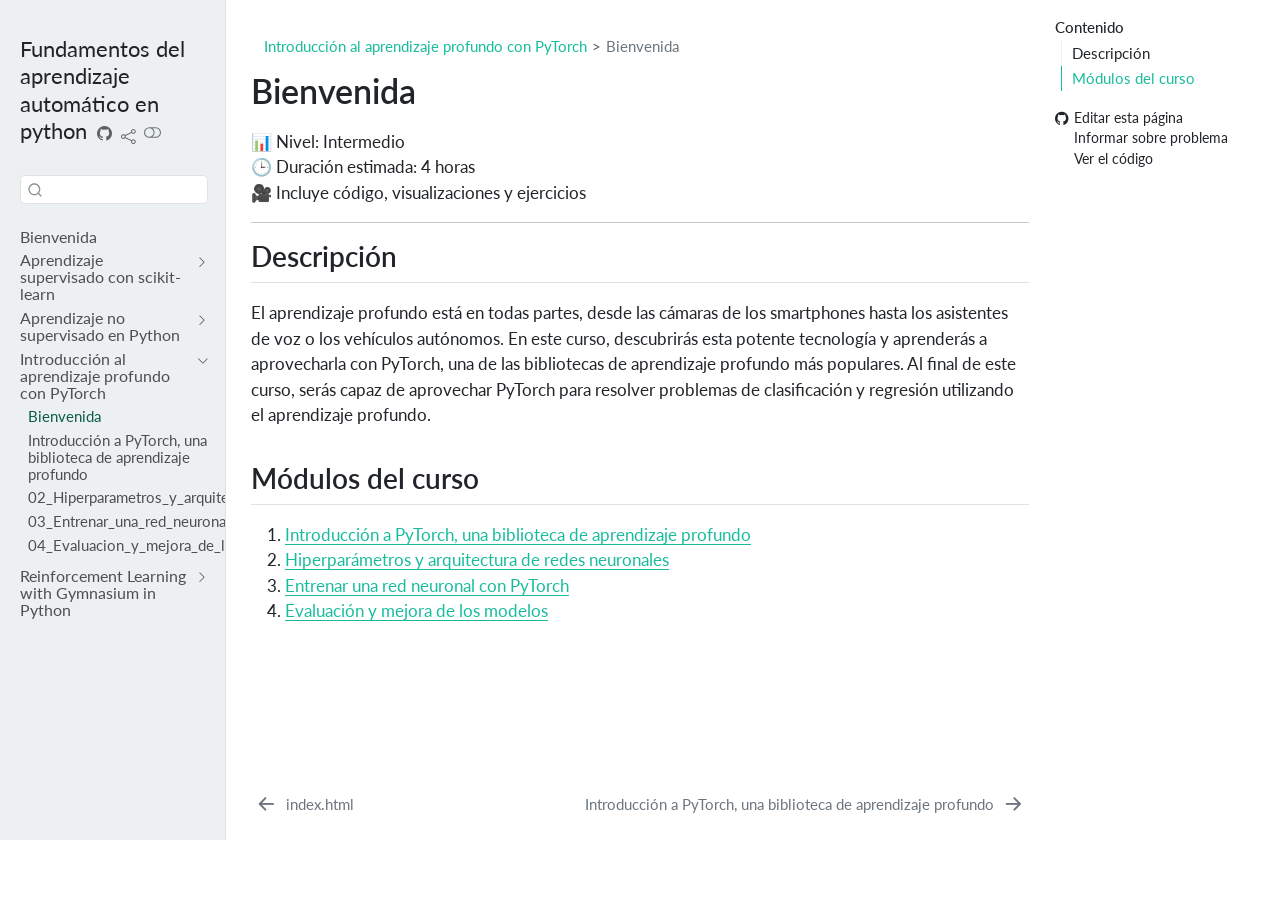
<file: docs/03_Introduccion_al_aprendizaje_profundo_con_pytorch/index.html>
<!DOCTYPE html>
<html xmlns="http://www.w3.org/1999/xhtml" lang="es" xml:lang="es"><head>

<meta charset="utf-8">
<meta name="generator" content="quarto-1.8.27">

<meta name="viewport" content="width=device-width, initial-scale=1.0, user-scalable=yes">


<title>Bienvenida – Fundamentos del aprendizaje automático en python</title>
<style>
code{white-space: pre-wrap;}
span.smallcaps{font-variant: small-caps;}
div.columns{display: flex; gap: min(4vw, 1.5em);}
div.column{flex: auto; overflow-x: auto;}
div.hanging-indent{margin-left: 1.5em; text-indent: -1.5em;}
ul.task-list{list-style: none;}
ul.task-list li input[type="checkbox"] {
  width: 0.8em;
  margin: 0 0.8em 0.2em -1em; /* quarto-specific, see https://github.com/quarto-dev/quarto-cli/issues/4556 */ 
  vertical-align: middle;
}
</style>


<script src="../site_libs/quarto-nav/quarto-nav.js"></script>
<script src="../site_libs/quarto-nav/headroom.min.js"></script>
<script src="../site_libs/clipboard/clipboard.min.js"></script>
<script src="../site_libs/quarto-search/autocomplete.umd.js"></script>
<script src="../site_libs/quarto-search/fuse.min.js"></script>
<script src="../site_libs/quarto-search/quarto-search.js"></script>
<meta name="quarto:offset" content="../">
<link href="../03_Introduccion_al_aprendizaje_profundo_con_pytorch/01_Introduccion_a_pytorch.html" rel="next">
<link href="../02_Aprendizaje_no_supervisado_en_python/index.html" rel="prev">
<script src="../site_libs/quarto-html/quarto.js" type="module"></script>
<script src="../site_libs/quarto-html/tabsets/tabsets.js" type="module"></script>
<script src="../site_libs/quarto-html/axe/axe-check.js" type="module"></script>
<script src="../site_libs/quarto-html/popper.min.js"></script>
<script src="../site_libs/quarto-html/tippy.umd.min.js"></script>
<script src="../site_libs/quarto-html/anchor.min.js"></script>
<link href="../site_libs/quarto-html/tippy.css" rel="stylesheet">
<link href="../site_libs/quarto-html/quarto-syntax-highlighting-ed96de9b727972fe78a7b5d16c58bf87.css" rel="stylesheet" class="quarto-color-scheme" id="quarto-text-highlighting-styles">
<link href="../site_libs/quarto-html/quarto-syntax-highlighting-dark-4d9afe2b8d18ee9fa5d0d57b5ed4214d.css" rel="stylesheet" class="quarto-color-scheme quarto-color-alternate" id="quarto-text-highlighting-styles">
<link href="../site_libs/quarto-html/quarto-syntax-highlighting-ed96de9b727972fe78a7b5d16c58bf87.css" rel="stylesheet" class="quarto-color-scheme-extra" id="quarto-text-highlighting-styles">
<script src="../site_libs/bootstrap/bootstrap.min.js"></script>
<link href="../site_libs/bootstrap/bootstrap-icons.css" rel="stylesheet">
<link href="../site_libs/bootstrap/bootstrap-63075c2b5a729fb82bbb7a1a80e90653.min.css" rel="stylesheet" append-hash="true" class="quarto-color-scheme" id="quarto-bootstrap" data-mode="light">
<link href="../site_libs/bootstrap/bootstrap-dark-f0afbd6c95f589ea79c3110e65578f87.min.css" rel="stylesheet" append-hash="true" class="quarto-color-scheme quarto-color-alternate" id="quarto-bootstrap" data-mode="dark">
<link href="../site_libs/bootstrap/bootstrap-63075c2b5a729fb82bbb7a1a80e90653.min.css" rel="stylesheet" append-hash="true" class="quarto-color-scheme-extra" id="quarto-bootstrap" data-mode="light">
<script id="quarto-search-options" type="application/json">{
  "location": "sidebar",
  "copy-button": false,
  "collapse-after": 3,
  "panel-placement": "start",
  "type": "textbox",
  "limit": 50,
  "keyboard-shortcut": [
    "f",
    "/",
    "s"
  ],
  "show-item-context": false,
  "language": {
    "search-no-results-text": "No se han encontrado resultados",
    "search-matching-documents-text": "documentos encontrados",
    "search-copy-link-title": "Copiar el enlace en la búsqueda",
    "search-hide-matches-text": "Ocultar resultados adicionales",
    "search-more-match-text": "resultado adicional en este documento",
    "search-more-matches-text": "resultados adicionales en este documento",
    "search-clear-button-title": "Borrar",
    "search-text-placeholder": "",
    "search-detached-cancel-button-title": "Cancelar",
    "search-submit-button-title": "Enviar",
    "search-label": "Buscar"
  }
}</script>


</head>

<body class="nav-sidebar docked quarto-light"><script id="quarto-html-before-body" type="application/javascript">
    const toggleBodyColorMode = (bsSheetEl) => {
      const mode = bsSheetEl.getAttribute("data-mode");
      const bodyEl = window.document.querySelector("body");
      if (mode === "dark") {
        bodyEl.classList.add("quarto-dark");
        bodyEl.classList.remove("quarto-light");
      } else {
        bodyEl.classList.add("quarto-light");
        bodyEl.classList.remove("quarto-dark");
      }
    }
    const toggleBodyColorPrimary = () => {
      const bsSheetEl = window.document.querySelector("link#quarto-bootstrap:not([rel=disabled-stylesheet])");
      if (bsSheetEl) {
        toggleBodyColorMode(bsSheetEl);
      }
    }
    const setColorSchemeToggle = (alternate) => {
      const toggles = window.document.querySelectorAll('.quarto-color-scheme-toggle');
      for (let i=0; i < toggles.length; i++) {
        const toggle = toggles[i];
        if (toggle) {
          if (alternate) {
            toggle.classList.add("alternate");
          } else {
            toggle.classList.remove("alternate");
          }
        }
      }
    };
    const toggleColorMode = (alternate) => {
      // Switch the stylesheets
      const primaryStylesheets = window.document.querySelectorAll('link.quarto-color-scheme:not(.quarto-color-alternate)');
      const alternateStylesheets = window.document.querySelectorAll('link.quarto-color-scheme.quarto-color-alternate');
      manageTransitions('#quarto-margin-sidebar .nav-link', false);
      if (alternate) {
        // note: dark is layered on light, we don't disable primary!
        enableStylesheet(alternateStylesheets);
        for (const sheetNode of alternateStylesheets) {
          if (sheetNode.id === "quarto-bootstrap") {
            toggleBodyColorMode(sheetNode);
          }
        }
      } else {
        disableStylesheet(alternateStylesheets);
        enableStylesheet(primaryStylesheets)
        toggleBodyColorPrimary();
      }
      manageTransitions('#quarto-margin-sidebar .nav-link', true);
      // Switch the toggles
      setColorSchemeToggle(alternate)
      // Hack to workaround the fact that safari doesn't
      // properly recolor the scrollbar when toggling (#1455)
      if (navigator.userAgent.indexOf('Safari') > 0 && navigator.userAgent.indexOf('Chrome') == -1) {
        manageTransitions("body", false);
        window.scrollTo(0, 1);
        setTimeout(() => {
          window.scrollTo(0, 0);
          manageTransitions("body", true);
        }, 40);
      }
    }
    const disableStylesheet = (stylesheets) => {
      for (let i=0; i < stylesheets.length; i++) {
        const stylesheet = stylesheets[i];
        stylesheet.rel = 'disabled-stylesheet';
      }
    }
    const enableStylesheet = (stylesheets) => {
      for (let i=0; i < stylesheets.length; i++) {
        const stylesheet = stylesheets[i];
        if(stylesheet.rel !== 'stylesheet') { // for Chrome, which will still FOUC without this check
          stylesheet.rel = 'stylesheet';
        }
      }
    }
    const manageTransitions = (selector, allowTransitions) => {
      const els = window.document.querySelectorAll(selector);
      for (let i=0; i < els.length; i++) {
        const el = els[i];
        if (allowTransitions) {
          el.classList.remove('notransition');
        } else {
          el.classList.add('notransition');
        }
      }
    }
    const isFileUrl = () => {
      return window.location.protocol === 'file:';
    }
    const hasAlternateSentinel = () => {
      let styleSentinel = getColorSchemeSentinel();
      if (styleSentinel !== null) {
        return styleSentinel === "alternate";
      } else {
        return false;
      }
    }
    const setStyleSentinel = (alternate) => {
      const value = alternate ? "alternate" : "default";
      if (!isFileUrl()) {
        window.localStorage.setItem("quarto-color-scheme", value);
      } else {
        localAlternateSentinel = value;
      }
    }
    const getColorSchemeSentinel = () => {
      if (!isFileUrl()) {
        const storageValue = window.localStorage.getItem("quarto-color-scheme");
        return storageValue != null ? storageValue : localAlternateSentinel;
      } else {
        return localAlternateSentinel;
      }
    }
    const toggleGiscusIfUsed = (isAlternate, darkModeDefault) => {
      const baseTheme = document.querySelector('#giscus-base-theme')?.value ?? 'light';
      const alternateTheme = document.querySelector('#giscus-alt-theme')?.value ?? 'dark';
      let newTheme = '';
      if(authorPrefersDark) {
        newTheme = isAlternate ? baseTheme : alternateTheme;
      } else {
        newTheme = isAlternate ? alternateTheme : baseTheme;
      }
      const changeGiscusTheme = () => {
        // From: https://github.com/giscus/giscus/issues/336
        const sendMessage = (message) => {
          const iframe = document.querySelector('iframe.giscus-frame');
          if (!iframe) return;
          iframe.contentWindow.postMessage({ giscus: message }, 'https://giscus.app');
        }
        sendMessage({
          setConfig: {
            theme: newTheme
          }
        });
      }
      const isGiscussLoaded = window.document.querySelector('iframe.giscus-frame') !== null;
      if (isGiscussLoaded) {
        changeGiscusTheme();
      }
    };
    const authorPrefersDark = false;
    const darkModeDefault = authorPrefersDark;
      document.querySelector('link#quarto-text-highlighting-styles.quarto-color-scheme-extra').rel = 'disabled-stylesheet';
      document.querySelector('link#quarto-bootstrap.quarto-color-scheme-extra').rel = 'disabled-stylesheet';
    let localAlternateSentinel = darkModeDefault ? 'alternate' : 'default';
    // Dark / light mode switch
    window.quartoToggleColorScheme = () => {
      // Read the current dark / light value
      let toAlternate = !hasAlternateSentinel();
      toggleColorMode(toAlternate);
      setStyleSentinel(toAlternate);
      toggleGiscusIfUsed(toAlternate, darkModeDefault);
      window.dispatchEvent(new Event('resize'));
    };
    // Switch to dark mode if need be
    if (hasAlternateSentinel()) {
      toggleColorMode(true);
    } else {
      toggleColorMode(false);
    }
  </script>

<div id="quarto-search-results"></div>
  <header id="quarto-header" class="headroom fixed-top">
  <nav class="quarto-secondary-nav">
    <div class="container-fluid d-flex">
      <button type="button" class="quarto-btn-toggle btn" data-bs-toggle="collapse" role="button" data-bs-target=".quarto-sidebar-collapse-item" aria-controls="quarto-sidebar" aria-expanded="false" aria-label="Alternar barra lateral" onclick="if (window.quartoToggleHeadroom) { window.quartoToggleHeadroom(); }">
        <i class="bi bi-layout-text-sidebar-reverse"></i>
      </button>
        <nav class="quarto-page-breadcrumbs" aria-label="breadcrumb"><ol class="breadcrumb"><li class="breadcrumb-item"><a href="../03_Introduccion_al_aprendizaje_profundo_con_pytorch/index.html">Introducción al aprendizaje profundo con PyTorch</a></li><li class="breadcrumb-item"><a href="../03_Introduccion_al_aprendizaje_profundo_con_pytorch/index.html">Bienvenida</a></li></ol></nav>
        <a class="flex-grow-1" role="navigation" data-bs-toggle="collapse" data-bs-target=".quarto-sidebar-collapse-item" aria-controls="quarto-sidebar" aria-expanded="false" aria-label="Alternar barra lateral" onclick="if (window.quartoToggleHeadroom) { window.quartoToggleHeadroom(); }">      
        </a>
      <button type="button" class="btn quarto-search-button" aria-label="Buscar" onclick="window.quartoOpenSearch();">
        <i class="bi bi-search"></i>
      </button>
    </div>
  </nav>
</header>
<!-- content -->
<div id="quarto-content" class="quarto-container page-columns page-rows-contents page-layout-article">
<!-- sidebar -->
  <nav id="quarto-sidebar" class="sidebar collapse collapse-horizontal quarto-sidebar-collapse-item sidebar-navigation docked overflow-auto">
    <div class="pt-lg-2 mt-2 text-left sidebar-header">
    <div class="sidebar-title mb-0 py-0">
      <a href="../">Fundamentos del aprendizaje automático en python</a> 
        <div class="sidebar-tools-main tools-wide">
    <a href="https://github.com/JohnReyes02/fundamentos-aprendizaje-automatico-python" title="Ejecutar el código" class="quarto-navigation-tool px-1" aria-label="Ejecutar el código"><i class="bi bi-github"></i></a>
    <div class="dropdown">
      <a href="" title="Compartir" id="quarto-navigation-tool-dropdown-0" class="quarto-navigation-tool dropdown-toggle px-1" data-bs-toggle="dropdown" aria-expanded="false" role="link" aria-label="Compartir"><i class="bi bi-share"></i></a>
      <ul class="dropdown-menu" aria-labelledby="quarto-navigation-tool-dropdown-0">
          <li>
            <a class="dropdown-item sidebar-tools-main-item" href="https://twitter.com/intent/tweet?url=|url|">
              <i class="bi bi-twitter pe-1"></i>
            Twitter
            </a>
          </li>
          <li>
            <a class="dropdown-item sidebar-tools-main-item" href="https://www.facebook.com/sharer/sharer.php?u=|url|">
              <i class="bi bi-facebook pe-1"></i>
            Facebook
            </a>
          </li>
          <li>
            <a class="dropdown-item sidebar-tools-main-item" href="https://www.linkedin.com/sharing/share-offsite/?url=|url|">
              <i class="bi bi-linkedin pe-1"></i>
            LinkedIn
            </a>
          </li>
      </ul>
    </div>
  <a href="" class="quarto-color-scheme-toggle quarto-navigation-tool  px-1" onclick="window.quartoToggleColorScheme(); return false;" title="Alternar modo oscuro"><i class="bi"></i></a>
</div>
    </div>
      </div>
        <div class="mt-2 flex-shrink-0 align-items-center">
        <div class="sidebar-search">
        <div id="quarto-search" class="" title="Buscar"></div>
        </div>
        </div>
    <div class="sidebar-menu-container"> 
    <ul class="list-unstyled mt-1">
        <li class="sidebar-item">
  <div class="sidebar-item-container"> 
  <a href="../index.html" class="sidebar-item-text sidebar-link">
 <span class="menu-text">Bienvenida</span></a>
  </div>
</li>
        <li class="sidebar-item sidebar-item-section">
      <div class="sidebar-item-container"> 
            <a class="sidebar-item-text sidebar-link text-start collapsed" data-bs-toggle="collapse" data-bs-target="#quarto-sidebar-section-1" role="navigation" aria-expanded="false">
 <span class="menu-text">Aprendizaje supervisado con scikit-learn</span></a>
          <a class="sidebar-item-toggle text-start collapsed" data-bs-toggle="collapse" data-bs-target="#quarto-sidebar-section-1" role="navigation" aria-expanded="false" aria-label="Alternar sección">
            <i class="bi bi-chevron-right ms-2"></i>
          </a> 
      </div>
      <ul id="quarto-sidebar-section-1" class="collapse list-unstyled sidebar-section depth1 ">  
          <li class="sidebar-item">
  <div class="sidebar-item-container"> 
  <a href="../01_Aprendizaje_supervisado_con_scikitlearn/index.html" class="sidebar-item-text sidebar-link">
 <span class="menu-text">Bienvenida</span></a>
  </div>
</li>
          <li class="sidebar-item">
  <div class="sidebar-item-container"> 
  <a href="../01_Aprendizaje_supervisado_con_scikitlearn/01_Clasificacion.html" class="sidebar-item-text sidebar-link"><span class="chapter-title">Clasificación</span></a>
  </div>
</li>
          <li class="sidebar-item">
  <div class="sidebar-item-container"> 
  <a href="../01_Aprendizaje_supervisado_con_scikitlearn/02_Regresion.html" class="sidebar-item-text sidebar-link"><span class="chapter-title">Regresión</span></a>
  </div>
</li>
          <li class="sidebar-item">
  <div class="sidebar-item-container"> 
  <a href="../01_Aprendizaje_supervisado_con_scikitlearn/03_Afinar_tu_modelo.html" class="sidebar-item-text sidebar-link"><span class="chapter-title">Afinar tu modelo</span></a>
  </div>
</li>
          <li class="sidebar-item">
  <div class="sidebar-item-container"> 
  <a href="../01_Aprendizaje_supervisado_con_scikitlearn/04_Preprocesamiento_y_canalizaciones.html" class="sidebar-item-text sidebar-link"><span class="chapter-title">Preprocesamiento y canalizaciones</span></a>
  </div>
</li>
      </ul>
  </li>
        <li class="sidebar-item sidebar-item-section">
      <div class="sidebar-item-container"> 
            <a class="sidebar-item-text sidebar-link text-start collapsed" data-bs-toggle="collapse" data-bs-target="#quarto-sidebar-section-2" role="navigation" aria-expanded="false">
 <span class="menu-text">Aprendizaje no supervisado en Python</span></a>
          <a class="sidebar-item-toggle text-start collapsed" data-bs-toggle="collapse" data-bs-target="#quarto-sidebar-section-2" role="navigation" aria-expanded="false" aria-label="Alternar sección">
            <i class="bi bi-chevron-right ms-2"></i>
          </a> 
      </div>
      <ul id="quarto-sidebar-section-2" class="collapse list-unstyled sidebar-section depth1 ">  
          <li class="sidebar-item">
  <div class="sidebar-item-container"> 
  <a href="../02_Aprendizaje_no_supervisado_en_python/index.html" class="sidebar-item-text sidebar-link"><span class="chapter-title">index.html</span></a>
  </div>
</li>
      </ul>
  </li>
        <li class="sidebar-item sidebar-item-section">
      <div class="sidebar-item-container"> 
            <a class="sidebar-item-text sidebar-link text-start" data-bs-toggle="collapse" data-bs-target="#quarto-sidebar-section-3" role="navigation" aria-expanded="true">
 <span class="menu-text">Introducción al aprendizaje profundo con PyTorch</span></a>
          <a class="sidebar-item-toggle text-start" data-bs-toggle="collapse" data-bs-target="#quarto-sidebar-section-3" role="navigation" aria-expanded="true" aria-label="Alternar sección">
            <i class="bi bi-chevron-right ms-2"></i>
          </a> 
      </div>
      <ul id="quarto-sidebar-section-3" class="collapse list-unstyled sidebar-section depth1 show">  
          <li class="sidebar-item">
  <div class="sidebar-item-container"> 
  <a href="../03_Introduccion_al_aprendizaje_profundo_con_pytorch/index.html" class="sidebar-item-text sidebar-link active">
 <span class="menu-text">Bienvenida</span></a>
  </div>
</li>
          <li class="sidebar-item">
  <div class="sidebar-item-container"> 
  <a href="../03_Introduccion_al_aprendizaje_profundo_con_pytorch/01_Introduccion_a_pytorch.html" class="sidebar-item-text sidebar-link"><span class="chapter-title">Introducción a PyTorch, una biblioteca de aprendizaje profundo</span></a>
  </div>
</li>
          <li class="sidebar-item">
  <div class="sidebar-item-container"> 
  <a href="../03_Introduccion_al_aprendizaje_profundo_con_pytorch/02_Hiperparametros_y_arquitectura_de_rn.html" class="sidebar-item-text sidebar-link"><span class="chapter-title">02_Hiperparametros_y_arquitectura_de_rn.html</span></a>
  </div>
</li>
          <li class="sidebar-item">
  <div class="sidebar-item-container"> 
  <a href="../03_Introduccion_al_aprendizaje_profundo_con_pytorch/03_Entrenar_una_red_neuronal_con_pytorch.html" class="sidebar-item-text sidebar-link"><span class="chapter-title">03_Entrenar_una_red_neuronal_con_pytorch.html</span></a>
  </div>
</li>
          <li class="sidebar-item">
  <div class="sidebar-item-container"> 
  <a href="../03_Introduccion_al_aprendizaje_profundo_con_pytorch/04_Evaluacion_y_mejora_de_los_modelos.html" class="sidebar-item-text sidebar-link"><span class="chapter-title">04_Evaluacion_y_mejora_de_los_modelos.html</span></a>
  </div>
</li>
      </ul>
  </li>
        <li class="sidebar-item sidebar-item-section">
      <div class="sidebar-item-container"> 
            <a class="sidebar-item-text sidebar-link text-start collapsed" data-bs-toggle="collapse" data-bs-target="#quarto-sidebar-section-4" role="navigation" aria-expanded="false">
 <span class="menu-text">Reinforcement Learning with Gymnasium in Python</span></a>
          <a class="sidebar-item-toggle text-start collapsed" data-bs-toggle="collapse" data-bs-target="#quarto-sidebar-section-4" role="navigation" aria-expanded="false" aria-label="Alternar sección">
            <i class="bi bi-chevron-right ms-2"></i>
          </a> 
      </div>
      <ul id="quarto-sidebar-section-4" class="collapse list-unstyled sidebar-section depth1 ">  
          <li class="sidebar-item">
  <div class="sidebar-item-container"> 
  <a href="../04_Reinforcement_learning_with_gymnasium_in_python/index.html" class="sidebar-item-text sidebar-link"><span class="chapter-title">index.html</span></a>
  </div>
</li>
      </ul>
  </li>
    </ul>
    </div>
</nav>
<div id="quarto-sidebar-glass" class="quarto-sidebar-collapse-item" data-bs-toggle="collapse" data-bs-target=".quarto-sidebar-collapse-item"></div>
<!-- margin-sidebar -->
    <div id="quarto-margin-sidebar" class="sidebar margin-sidebar">
        <nav id="TOC" role="doc-toc" class="toc-active">
    <h2 id="toc-title">Contenido</h2>
   
  <ul>
  <li><a href="#descripción" id="toc-descripción" class="nav-link active" data-scroll-target="#descripción">Descripción</a></li>
  <li><a href="#módulos-del-curso" id="toc-módulos-del-curso" class="nav-link" data-scroll-target="#módulos-del-curso">Módulos del curso</a></li>
  </ul>
<div class="toc-actions"><ul><li><a href="https://github.com/JohnReyes02/fundamentos-aprendizaje-automatico-python/edit/main/03_Introduccion_al_aprendizaje_profundo_con_pytorch/index.qmd" class="toc-action"><i class="bi bi-github"></i>Editar esta página</a></li><li><a href="https://github.com/JohnReyes02/fundamentos-aprendizaje-automatico-python/issues/new" class="toc-action"><i class="bi empty"></i>Informar sobre problema</a></li><li><a href="https://github.com/JohnReyes02/fundamentos-aprendizaje-automatico-python/blob/main/03_Introduccion_al_aprendizaje_profundo_con_pytorch/index.qmd" class="toc-action"><i class="bi empty"></i>Ver el código</a></li></ul></div></nav>
    </div>
<!-- main -->
<main class="content" id="quarto-document-content">


<header id="title-block-header" class="quarto-title-block default"><nav class="quarto-page-breadcrumbs quarto-title-breadcrumbs d-none d-lg-block" aria-label="breadcrumb"><ol class="breadcrumb"><li class="breadcrumb-item"><a href="../03_Introduccion_al_aprendizaje_profundo_con_pytorch/index.html">Introducción al aprendizaje profundo con PyTorch</a></li><li class="breadcrumb-item"><a href="../03_Introduccion_al_aprendizaje_profundo_con_pytorch/index.html">Bienvenida</a></li></ol></nav>
<div class="quarto-title">
<h1 class="title">Bienvenida</h1>
</div>



<div class="quarto-title-meta">

    
  
    
  </div>
  


</header>


<p>📊 Nivel: Intermedio<br>
🕒 Duración estimada: 4 horas<br>
🎥 Incluye código, visualizaciones y ejercicios</p>
<hr>
<section id="descripción" class="level2">
<h2 class="anchored" data-anchor-id="descripción">Descripción</h2>
<p>El aprendizaje profundo está en todas partes, desde las cámaras de los smartphones hasta los asistentes de voz o los vehículos autónomos. En este curso, descubrirás esta potente tecnología y aprenderás a aprovecharla con PyTorch, una de las bibliotecas de aprendizaje profundo más populares. Al final de este curso, serás capaz de aprovechar PyTorch para resolver problemas de clasificación y regresión utilizando el aprendizaje profundo.</p>
</section>
<section id="módulos-del-curso" class="level2">
<h2 class="anchored" data-anchor-id="módulos-del-curso">Módulos del curso</h2>
<ol type="1">
<li><a href="../03_Introduccion_al_aprendizaje_profundo_con_pytorch/01_Introduccion_a_pytorch.html">Introducción a PyTorch, una biblioteca de aprendizaje profundo</a></li>
<li><a href="../03_Introduccion_al_aprendizaje_profundo_con_pytorch/02_Hiperparametros_y_arquitectura_de_rn.html">Hiperparámetros y arquitectura de redes neuronales</a></li>
<li><a href="../03_Introduccion_al_aprendizaje_profundo_con_pytorch/03_Entrenar_una_red_neuronal_con_pytorch.html">Entrenar una red neuronal con PyTorch</a></li>
<li><a href="../03_Introduccion_al_aprendizaje_profundo_con_pytorch/04_Evaluacion_y_mejora_de_los_modelos.html">Evaluación y mejora de los modelos</a></li>
</ol>


</section>

</main> <!-- /main -->
<script id="quarto-html-after-body" type="application/javascript">
  window.document.addEventListener("DOMContentLoaded", function (event) {
    // Ensure there is a toggle, if there isn't float one in the top right
    if (window.document.querySelector('.quarto-color-scheme-toggle') === null) {
      const a = window.document.createElement('a');
      a.classList.add('top-right');
      a.classList.add('quarto-color-scheme-toggle');
      a.href = "";
      a.onclick = function() { try { window.quartoToggleColorScheme(); } catch {} return false; };
      const i = window.document.createElement("i");
      i.classList.add('bi');
      a.appendChild(i);
      window.document.body.appendChild(a);
    }
    setColorSchemeToggle(hasAlternateSentinel())
    const icon = "";
    const anchorJS = new window.AnchorJS();
    anchorJS.options = {
      placement: 'right',
      icon: icon
    };
    anchorJS.add('.anchored');
    const isCodeAnnotation = (el) => {
      for (const clz of el.classList) {
        if (clz.startsWith('code-annotation-')) {                     
          return true;
        }
      }
      return false;
    }
    const onCopySuccess = function(e) {
      // button target
      const button = e.trigger;
      // don't keep focus
      button.blur();
      // flash "checked"
      button.classList.add('code-copy-button-checked');
      var currentTitle = button.getAttribute("title");
      button.setAttribute("title", "Copiado");
      let tooltip;
      if (window.bootstrap) {
        button.setAttribute("data-bs-toggle", "tooltip");
        button.setAttribute("data-bs-placement", "left");
        button.setAttribute("data-bs-title", "Copiado");
        tooltip = new bootstrap.Tooltip(button, 
          { trigger: "manual", 
            customClass: "code-copy-button-tooltip",
            offset: [0, -8]});
        tooltip.show();    
      }
      setTimeout(function() {
        if (tooltip) {
          tooltip.hide();
          button.removeAttribute("data-bs-title");
          button.removeAttribute("data-bs-toggle");
          button.removeAttribute("data-bs-placement");
        }
        button.setAttribute("title", currentTitle);
        button.classList.remove('code-copy-button-checked');
      }, 1000);
      // clear code selection
      e.clearSelection();
    }
    const getTextToCopy = function(trigger) {
      const outerScaffold = trigger.parentElement.cloneNode(true);
      const codeEl = outerScaffold.querySelector('code');
      for (const childEl of codeEl.children) {
        if (isCodeAnnotation(childEl)) {
          childEl.remove();
        }
      }
      return codeEl.innerText;
    }
    const clipboard = new window.ClipboardJS('.code-copy-button:not([data-in-quarto-modal])', {
      text: getTextToCopy
    });
    clipboard.on('success', onCopySuccess);
    if (window.document.getElementById('quarto-embedded-source-code-modal')) {
      const clipboardModal = new window.ClipboardJS('.code-copy-button[data-in-quarto-modal]', {
        text: getTextToCopy,
        container: window.document.getElementById('quarto-embedded-source-code-modal')
      });
      clipboardModal.on('success', onCopySuccess);
    }
      var localhostRegex = new RegExp(/^(?:http|https):\/\/localhost\:?[0-9]*\//);
      var mailtoRegex = new RegExp(/^mailto:/);
        var filterRegex = new RegExp('/' + window.location.host + '/');
      var isInternal = (href) => {
          return filterRegex.test(href) || localhostRegex.test(href) || mailtoRegex.test(href);
      }
      // Inspect non-navigation links and adorn them if external
     var links = window.document.querySelectorAll('a[href]:not(.nav-link):not(.navbar-brand):not(.toc-action):not(.sidebar-link):not(.sidebar-item-toggle):not(.pagination-link):not(.no-external):not([aria-hidden]):not(.dropdown-item):not(.quarto-navigation-tool):not(.about-link)');
      for (var i=0; i<links.length; i++) {
        const link = links[i];
        if (!isInternal(link.href)) {
          // undo the damage that might have been done by quarto-nav.js in the case of
          // links that we want to consider external
          if (link.dataset.originalHref !== undefined) {
            link.href = link.dataset.originalHref;
          }
        }
      }
    function tippyHover(el, contentFn, onTriggerFn, onUntriggerFn) {
      const config = {
        allowHTML: true,
        maxWidth: 500,
        delay: 100,
        arrow: false,
        appendTo: function(el) {
            return el.parentElement;
        },
        interactive: true,
        interactiveBorder: 10,
        theme: 'quarto',
        placement: 'bottom-start',
      };
      if (contentFn) {
        config.content = contentFn;
      }
      if (onTriggerFn) {
        config.onTrigger = onTriggerFn;
      }
      if (onUntriggerFn) {
        config.onUntrigger = onUntriggerFn;
      }
      window.tippy(el, config); 
    }
    const noterefs = window.document.querySelectorAll('a[role="doc-noteref"]');
    for (var i=0; i<noterefs.length; i++) {
      const ref = noterefs[i];
      tippyHover(ref, function() {
        // use id or data attribute instead here
        let href = ref.getAttribute('data-footnote-href') || ref.getAttribute('href');
        try { href = new URL(href).hash; } catch {}
        const id = href.replace(/^#\/?/, "");
        const note = window.document.getElementById(id);
        if (note) {
          return note.innerHTML;
        } else {
          return "";
        }
      });
    }
    const xrefs = window.document.querySelectorAll('a.quarto-xref');
    const processXRef = (id, note) => {
      // Strip column container classes
      const stripColumnClz = (el) => {
        el.classList.remove("page-full", "page-columns");
        if (el.children) {
          for (const child of el.children) {
            stripColumnClz(child);
          }
        }
      }
      stripColumnClz(note)
      if (id === null || id.startsWith('sec-')) {
        // Special case sections, only their first couple elements
        const container = document.createElement("div");
        if (note.children && note.children.length > 2) {
          container.appendChild(note.children[0].cloneNode(true));
          for (let i = 1; i < note.children.length; i++) {
            const child = note.children[i];
            if (child.tagName === "P" && child.innerText === "") {
              continue;
            } else {
              container.appendChild(child.cloneNode(true));
              break;
            }
          }
          if (window.Quarto?.typesetMath) {
            window.Quarto.typesetMath(container);
          }
          return container.innerHTML
        } else {
          if (window.Quarto?.typesetMath) {
            window.Quarto.typesetMath(note);
          }
          return note.innerHTML;
        }
      } else {
        // Remove any anchor links if they are present
        const anchorLink = note.querySelector('a.anchorjs-link');
        if (anchorLink) {
          anchorLink.remove();
        }
        if (window.Quarto?.typesetMath) {
          window.Quarto.typesetMath(note);
        }
        if (note.classList.contains("callout")) {
          return note.outerHTML;
        } else {
          return note.innerHTML;
        }
      }
    }
    for (var i=0; i<xrefs.length; i++) {
      const xref = xrefs[i];
      tippyHover(xref, undefined, function(instance) {
        instance.disable();
        let url = xref.getAttribute('href');
        let hash = undefined; 
        if (url.startsWith('#')) {
          hash = url;
        } else {
          try { hash = new URL(url).hash; } catch {}
        }
        if (hash) {
          const id = hash.replace(/^#\/?/, "");
          const note = window.document.getElementById(id);
          if (note !== null) {
            try {
              const html = processXRef(id, note.cloneNode(true));
              instance.setContent(html);
            } finally {
              instance.enable();
              instance.show();
            }
          } else {
            // See if we can fetch this
            fetch(url.split('#')[0])
            .then(res => res.text())
            .then(html => {
              const parser = new DOMParser();
              const htmlDoc = parser.parseFromString(html, "text/html");
              const note = htmlDoc.getElementById(id);
              if (note !== null) {
                const html = processXRef(id, note);
                instance.setContent(html);
              } 
            }).finally(() => {
              instance.enable();
              instance.show();
            });
          }
        } else {
          // See if we can fetch a full url (with no hash to target)
          // This is a special case and we should probably do some content thinning / targeting
          fetch(url)
          .then(res => res.text())
          .then(html => {
            const parser = new DOMParser();
            const htmlDoc = parser.parseFromString(html, "text/html");
            const note = htmlDoc.querySelector('main.content');
            if (note !== null) {
              // This should only happen for chapter cross references
              // (since there is no id in the URL)
              // remove the first header
              if (note.children.length > 0 && note.children[0].tagName === "HEADER") {
                note.children[0].remove();
              }
              const html = processXRef(null, note);
              instance.setContent(html);
            } 
          }).finally(() => {
            instance.enable();
            instance.show();
          });
        }
      }, function(instance) {
      });
    }
        let selectedAnnoteEl;
        const selectorForAnnotation = ( cell, annotation) => {
          let cellAttr = 'data-code-cell="' + cell + '"';
          let lineAttr = 'data-code-annotation="' +  annotation + '"';
          const selector = 'span[' + cellAttr + '][' + lineAttr + ']';
          return selector;
        }
        const selectCodeLines = (annoteEl) => {
          const doc = window.document;
          const targetCell = annoteEl.getAttribute("data-target-cell");
          const targetAnnotation = annoteEl.getAttribute("data-target-annotation");
          const annoteSpan = window.document.querySelector(selectorForAnnotation(targetCell, targetAnnotation));
          const lines = annoteSpan.getAttribute("data-code-lines").split(",");
          const lineIds = lines.map((line) => {
            return targetCell + "-" + line;
          })
          let top = null;
          let height = null;
          let parent = null;
          if (lineIds.length > 0) {
              //compute the position of the single el (top and bottom and make a div)
              const el = window.document.getElementById(lineIds[0]);
              top = el.offsetTop;
              height = el.offsetHeight;
              parent = el.parentElement.parentElement;
            if (lineIds.length > 1) {
              const lastEl = window.document.getElementById(lineIds[lineIds.length - 1]);
              const bottom = lastEl.offsetTop + lastEl.offsetHeight;
              height = bottom - top;
            }
            if (top !== null && height !== null && parent !== null) {
              // cook up a div (if necessary) and position it 
              let div = window.document.getElementById("code-annotation-line-highlight");
              if (div === null) {
                div = window.document.createElement("div");
                div.setAttribute("id", "code-annotation-line-highlight");
                div.style.position = 'absolute';
                parent.appendChild(div);
              }
              div.style.top = top - 2 + "px";
              div.style.height = height + 4 + "px";
              div.style.left = 0;
              let gutterDiv = window.document.getElementById("code-annotation-line-highlight-gutter");
              if (gutterDiv === null) {
                gutterDiv = window.document.createElement("div");
                gutterDiv.setAttribute("id", "code-annotation-line-highlight-gutter");
                gutterDiv.style.position = 'absolute';
                const codeCell = window.document.getElementById(targetCell);
                const gutter = codeCell.querySelector('.code-annotation-gutter');
                gutter.appendChild(gutterDiv);
              }
              gutterDiv.style.top = top - 2 + "px";
              gutterDiv.style.height = height + 4 + "px";
            }
            selectedAnnoteEl = annoteEl;
          }
        };
        const unselectCodeLines = () => {
          const elementsIds = ["code-annotation-line-highlight", "code-annotation-line-highlight-gutter"];
          elementsIds.forEach((elId) => {
            const div = window.document.getElementById(elId);
            if (div) {
              div.remove();
            }
          });
          selectedAnnoteEl = undefined;
        };
          // Handle positioning of the toggle
      window.addEventListener(
        "resize",
        throttle(() => {
          elRect = undefined;
          if (selectedAnnoteEl) {
            selectCodeLines(selectedAnnoteEl);
          }
        }, 10)
      );
      function throttle(fn, ms) {
      let throttle = false;
      let timer;
        return (...args) => {
          if(!throttle) { // first call gets through
              fn.apply(this, args);
              throttle = true;
          } else { // all the others get throttled
              if(timer) clearTimeout(timer); // cancel #2
              timer = setTimeout(() => {
                fn.apply(this, args);
                timer = throttle = false;
              }, ms);
          }
        };
      }
        // Attach click handler to the DT
        const annoteDls = window.document.querySelectorAll('dt[data-target-cell]');
        for (const annoteDlNode of annoteDls) {
          annoteDlNode.addEventListener('click', (event) => {
            const clickedEl = event.target;
            if (clickedEl !== selectedAnnoteEl) {
              unselectCodeLines();
              const activeEl = window.document.querySelector('dt[data-target-cell].code-annotation-active');
              if (activeEl) {
                activeEl.classList.remove('code-annotation-active');
              }
              selectCodeLines(clickedEl);
              clickedEl.classList.add('code-annotation-active');
            } else {
              // Unselect the line
              unselectCodeLines();
              clickedEl.classList.remove('code-annotation-active');
            }
          });
        }
    const findCites = (el) => {
      const parentEl = el.parentElement;
      if (parentEl) {
        const cites = parentEl.dataset.cites;
        if (cites) {
          return {
            el,
            cites: cites.split(' ')
          };
        } else {
          return findCites(el.parentElement)
        }
      } else {
        return undefined;
      }
    };
    var bibliorefs = window.document.querySelectorAll('a[role="doc-biblioref"]');
    for (var i=0; i<bibliorefs.length; i++) {
      const ref = bibliorefs[i];
      const citeInfo = findCites(ref);
      if (citeInfo) {
        tippyHover(citeInfo.el, function() {
          var popup = window.document.createElement('div');
          citeInfo.cites.forEach(function(cite) {
            var citeDiv = window.document.createElement('div');
            citeDiv.classList.add('hanging-indent');
            citeDiv.classList.add('csl-entry');
            var biblioDiv = window.document.getElementById('ref-' + cite);
            if (biblioDiv) {
              citeDiv.innerHTML = biblioDiv.innerHTML;
            }
            popup.appendChild(citeDiv);
          });
          return popup.innerHTML;
        });
      }
    }
  });
  </script>
<nav class="page-navigation">
  <div class="nav-page nav-page-previous">
      <a href="../02_Aprendizaje_no_supervisado_en_python/index.html" class="pagination-link" aria-label="index.html">
        <i class="bi bi-arrow-left-short"></i> <span class="nav-page-text"><span class="chapter-title">index.html</span></span>
      </a>          
  </div>
  <div class="nav-page nav-page-next">
      <a href="../03_Introduccion_al_aprendizaje_profundo_con_pytorch/01_Introduccion_a_pytorch.html" class="pagination-link" aria-label="Introducción a PyTorch, una biblioteca de aprendizaje profundo">
        <span class="nav-page-text"><span class="chapter-title">Introducción a PyTorch, una biblioteca de aprendizaje profundo</span></span> <i class="bi bi-arrow-right-short"></i>
      </a>
  </div>
</nav>
</div> <!-- /content -->




<footer class="footer"><div class="nav-footer"><div class="nav-footer-center"><div class="toc-actions d-sm-block d-md-none"><ul><li><a href="https://github.com/JohnReyes02/fundamentos-aprendizaje-automatico-python/edit/main/03_Introduccion_al_aprendizaje_profundo_con_pytorch/index.qmd" class="toc-action"><i class="bi bi-github"></i>Editar esta página</a></li><li><a href="https://github.com/JohnReyes02/fundamentos-aprendizaje-automatico-python/issues/new" class="toc-action"><i class="bi empty"></i>Informar sobre problema</a></li><li><a href="https://github.com/JohnReyes02/fundamentos-aprendizaje-automatico-python/blob/main/03_Introduccion_al_aprendizaje_profundo_con_pytorch/index.qmd" class="toc-action"><i class="bi empty"></i>Ver el código</a></li></ul></div></div></div></footer></body></html>
</file>
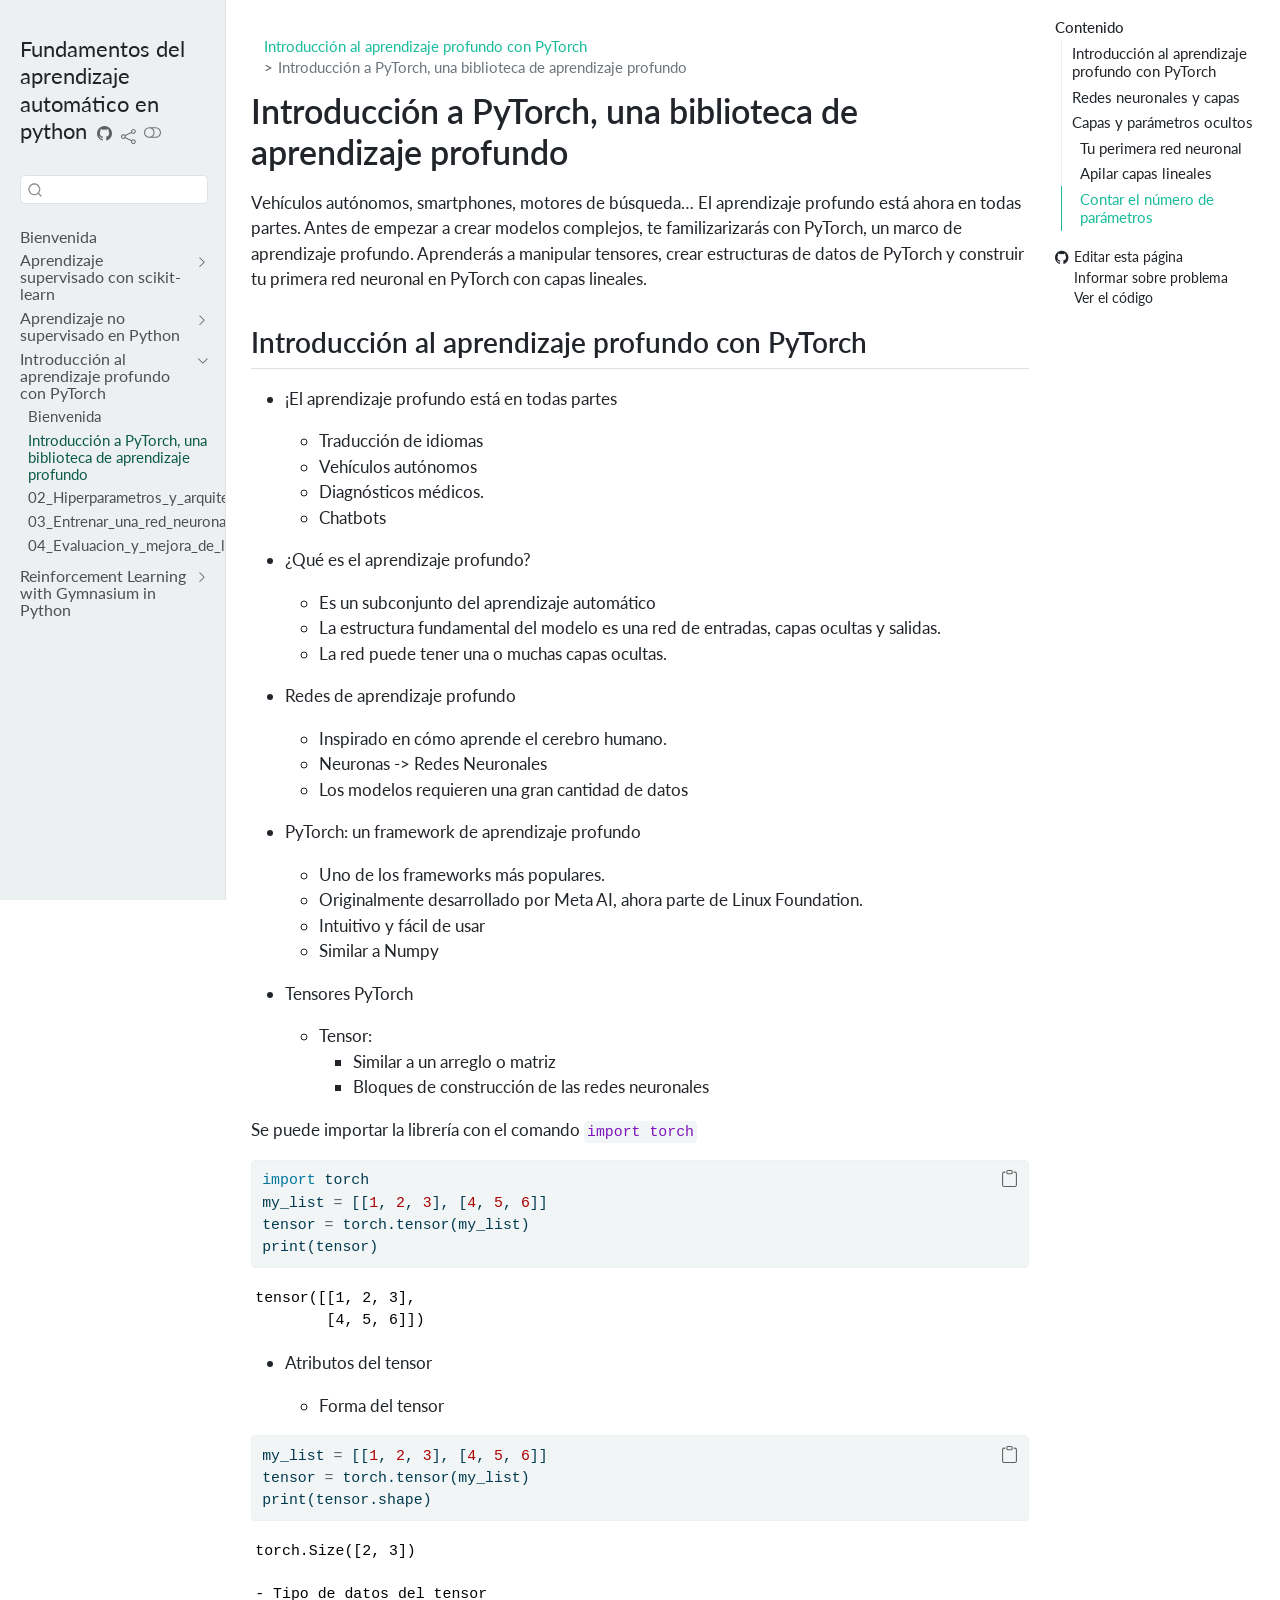
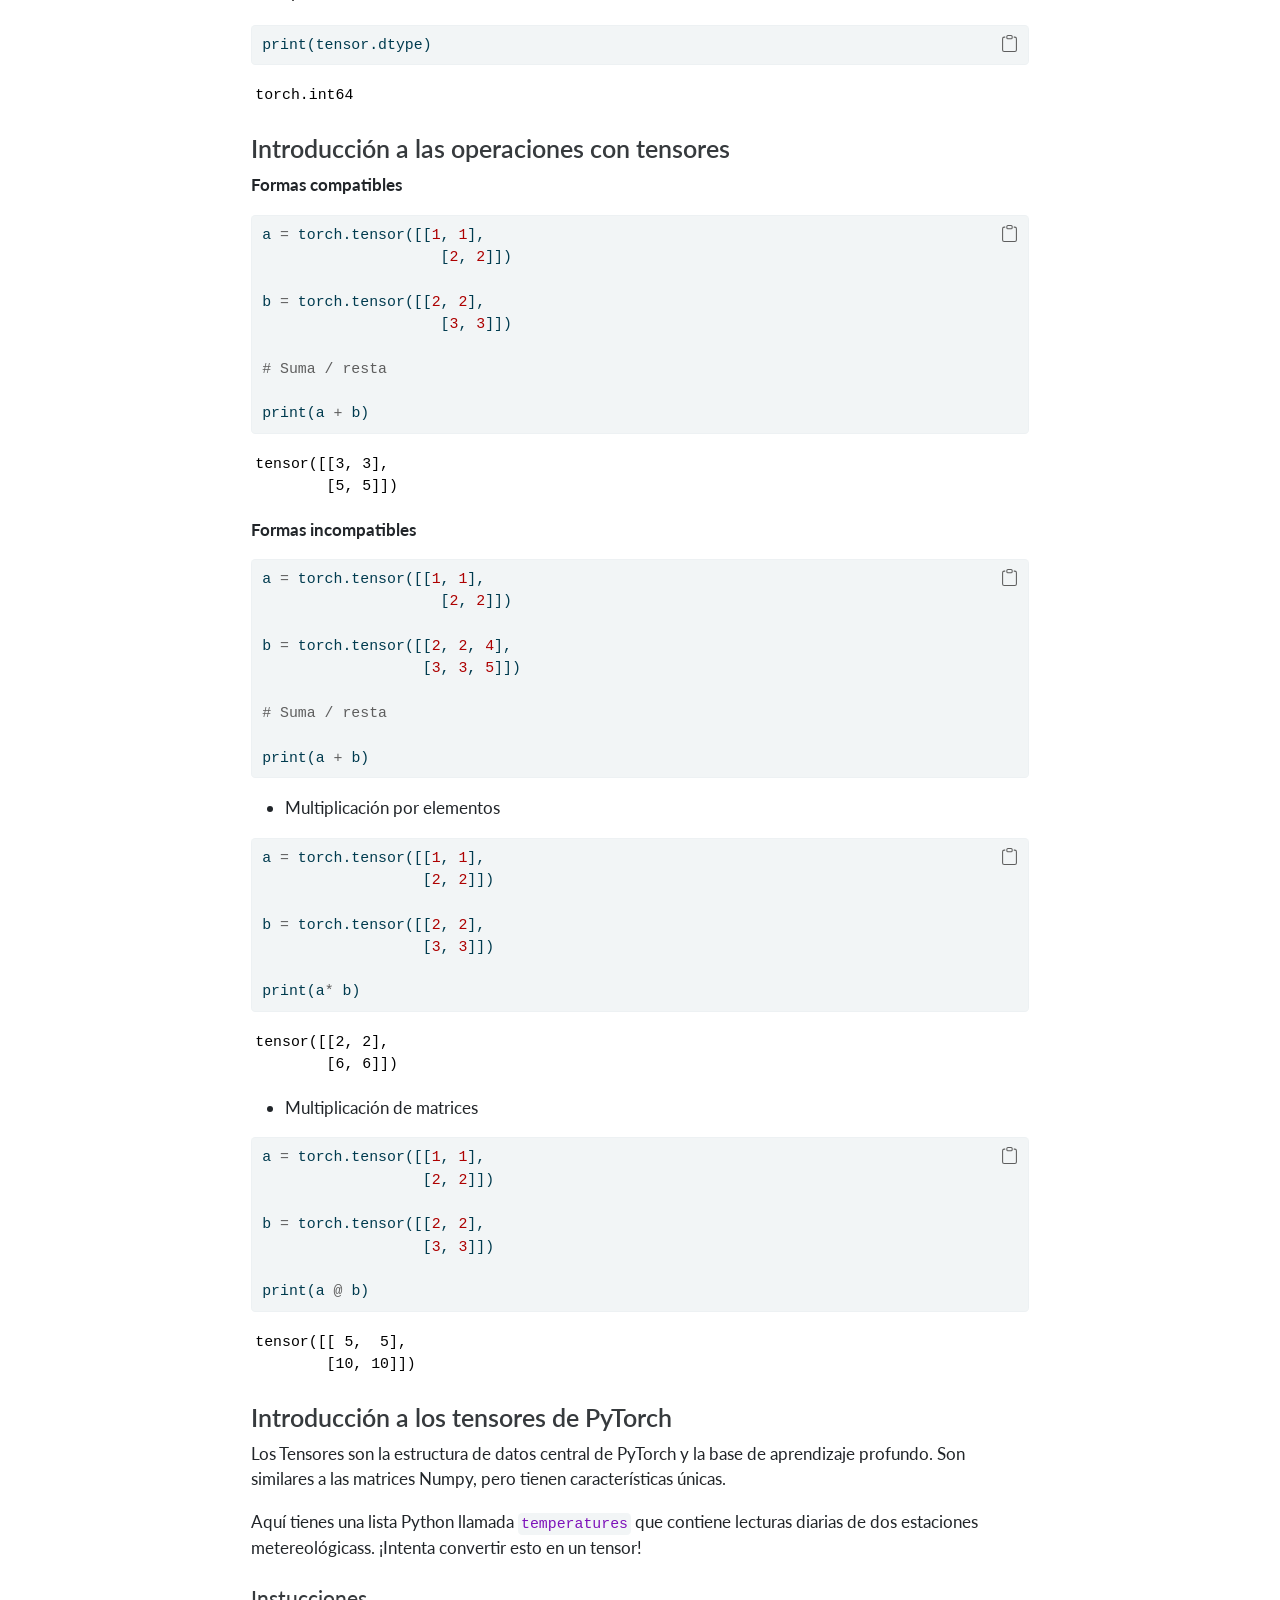
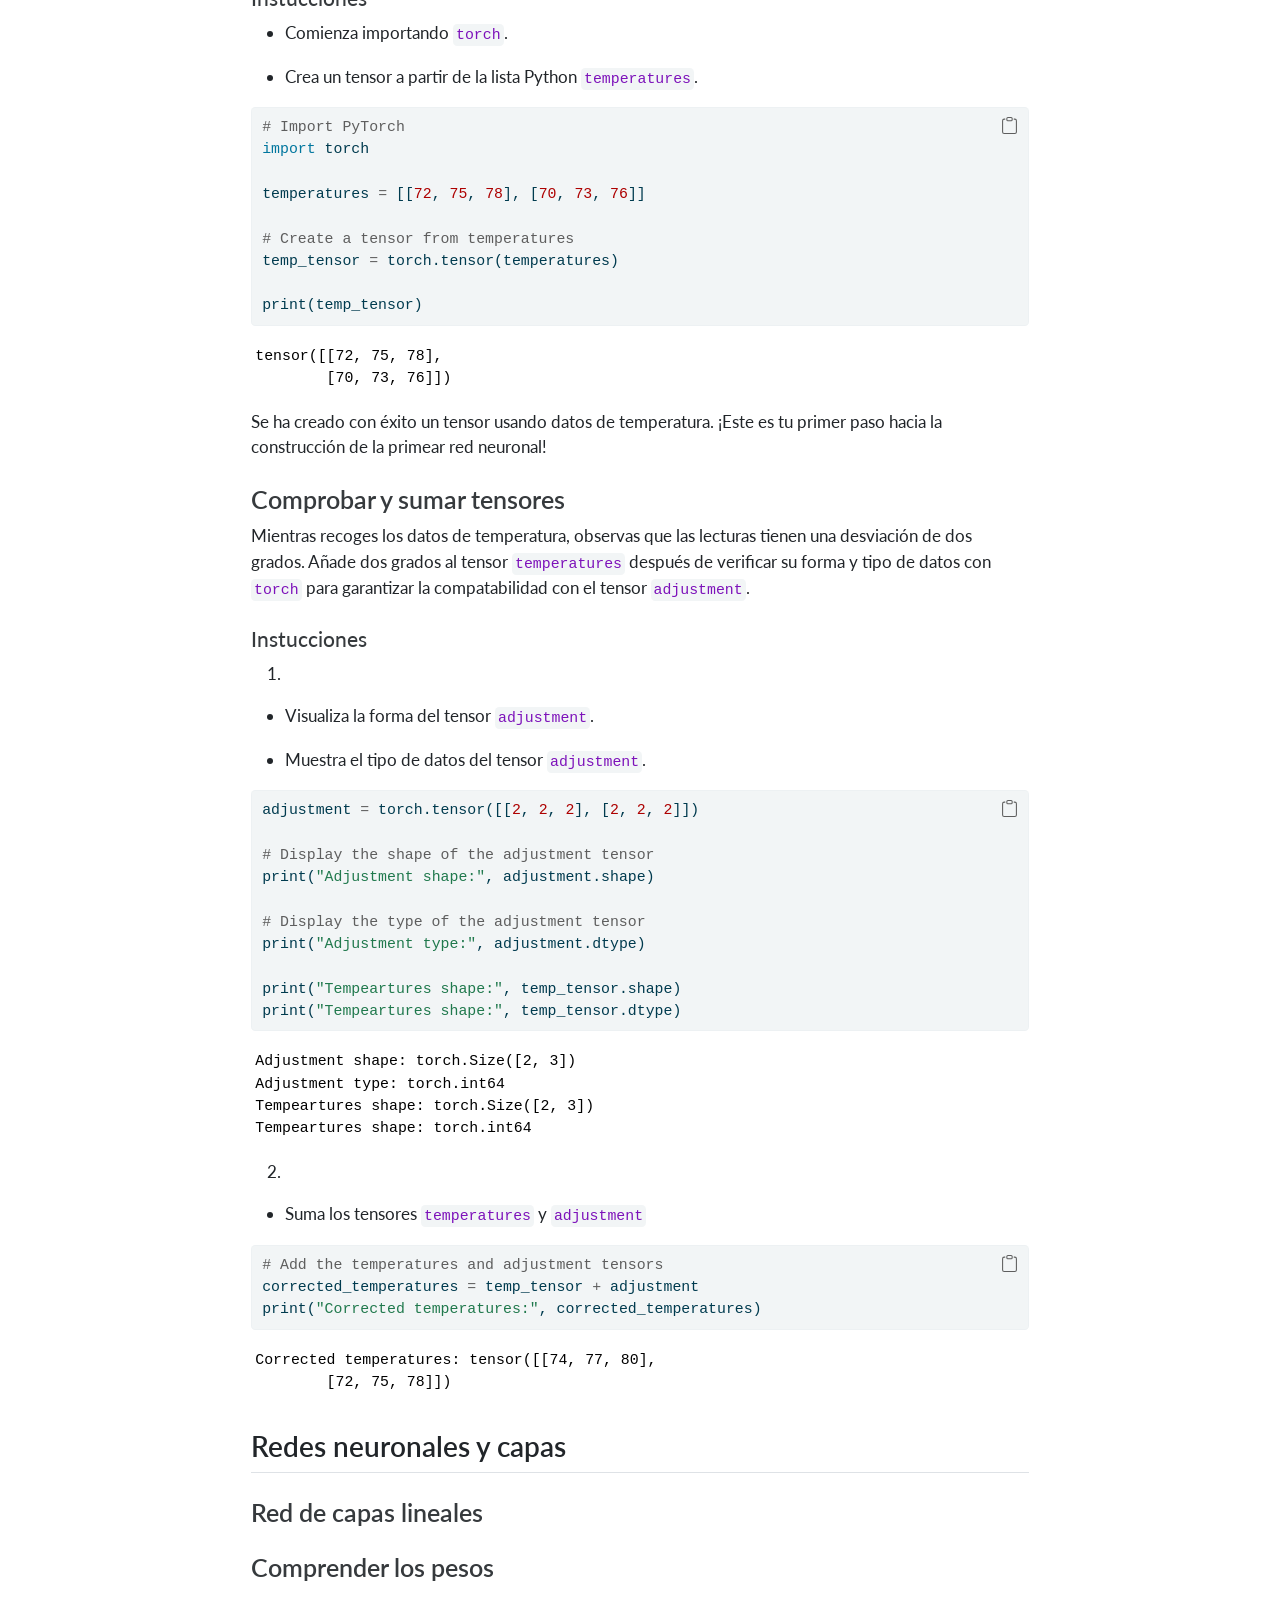
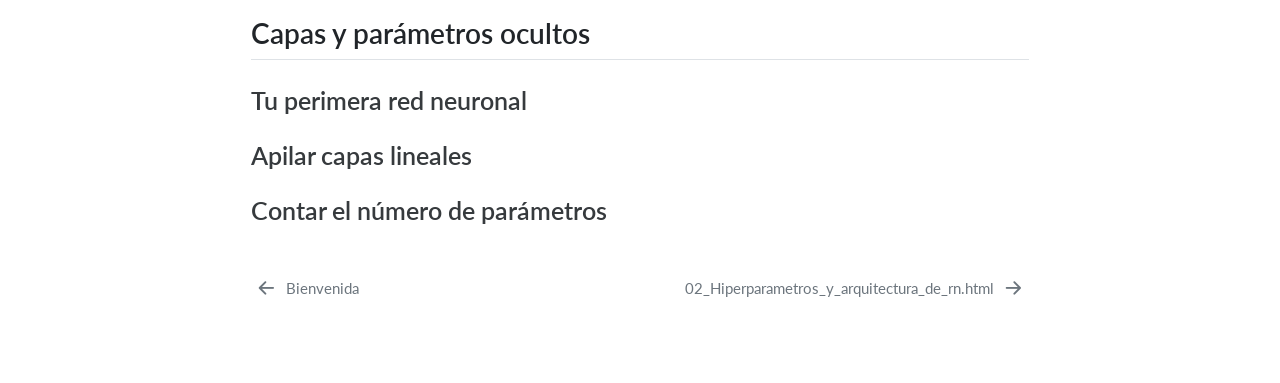
<file: docs/03_Introduccion_al_aprendizaje_profundo_con_pytorch/01_Introduccion_a_pytorch.html>
<!DOCTYPE html>
<html xmlns="http://www.w3.org/1999/xhtml" lang="es" xml:lang="es"><head>

<meta charset="utf-8">
<meta name="generator" content="quarto-1.8.27">

<meta name="viewport" content="width=device-width, initial-scale=1.0, user-scalable=yes">


<title>Introducción a PyTorch, una biblioteca de aprendizaje profundo – Fundamentos del aprendizaje automático en python</title>
<style>
code{white-space: pre-wrap;}
span.smallcaps{font-variant: small-caps;}
div.columns{display: flex; gap: min(4vw, 1.5em);}
div.column{flex: auto; overflow-x: auto;}
div.hanging-indent{margin-left: 1.5em; text-indent: -1.5em;}
ul.task-list{list-style: none;}
ul.task-list li input[type="checkbox"] {
  width: 0.8em;
  margin: 0 0.8em 0.2em -1em; /* quarto-specific, see https://github.com/quarto-dev/quarto-cli/issues/4556 */ 
  vertical-align: middle;
}
/* CSS for syntax highlighting */
html { -webkit-text-size-adjust: 100%; }
pre > code.sourceCode { white-space: pre; position: relative; }
pre > code.sourceCode > span { display: inline-block; line-height: 1.25; }
pre > code.sourceCode > span:empty { height: 1.2em; }
.sourceCode { overflow: visible; }
code.sourceCode > span { color: inherit; text-decoration: inherit; }
div.sourceCode { margin: 1em 0; }
pre.sourceCode { margin: 0; }
@media screen {
div.sourceCode { overflow: auto; }
}
@media print {
pre > code.sourceCode { white-space: pre-wrap; }
pre > code.sourceCode > span { text-indent: -5em; padding-left: 5em; }
}
pre.numberSource code
  { counter-reset: source-line 0; }
pre.numberSource code > span
  { position: relative; left: -4em; counter-increment: source-line; }
pre.numberSource code > span > a:first-child::before
  { content: counter(source-line);
    position: relative; left: -1em; text-align: right; vertical-align: baseline;
    border: none; display: inline-block;
    -webkit-touch-callout: none; -webkit-user-select: none;
    -khtml-user-select: none; -moz-user-select: none;
    -ms-user-select: none; user-select: none;
    padding: 0 4px; width: 4em;
  }
pre.numberSource { margin-left: 3em;  padding-left: 4px; }
div.sourceCode
  {   }
@media screen {
pre > code.sourceCode > span > a:first-child::before { text-decoration: underline; }
}
</style>


<script src="../site_libs/quarto-nav/quarto-nav.js"></script>
<script src="../site_libs/quarto-nav/headroom.min.js"></script>
<script src="../site_libs/clipboard/clipboard.min.js"></script>
<script src="../site_libs/quarto-search/autocomplete.umd.js"></script>
<script src="../site_libs/quarto-search/fuse.min.js"></script>
<script src="../site_libs/quarto-search/quarto-search.js"></script>
<meta name="quarto:offset" content="../">
<link href="../03_Introduccion_al_aprendizaje_profundo_con_pytorch/02_Hiperparametros_y_arquitectura_de_rn.html" rel="next">
<link href="../03_Introduccion_al_aprendizaje_profundo_con_pytorch/index.html" rel="prev">
<script src="../site_libs/quarto-html/quarto.js" type="module"></script>
<script src="../site_libs/quarto-html/tabsets/tabsets.js" type="module"></script>
<script src="../site_libs/quarto-html/axe/axe-check.js" type="module"></script>
<script src="../site_libs/quarto-html/popper.min.js"></script>
<script src="../site_libs/quarto-html/tippy.umd.min.js"></script>
<script src="../site_libs/quarto-html/anchor.min.js"></script>
<link href="../site_libs/quarto-html/tippy.css" rel="stylesheet">
<link href="../site_libs/quarto-html/quarto-syntax-highlighting-ed96de9b727972fe78a7b5d16c58bf87.css" rel="stylesheet" class="quarto-color-scheme" id="quarto-text-highlighting-styles">
<link href="../site_libs/quarto-html/quarto-syntax-highlighting-dark-4d9afe2b8d18ee9fa5d0d57b5ed4214d.css" rel="stylesheet" class="quarto-color-scheme quarto-color-alternate" id="quarto-text-highlighting-styles">
<link href="../site_libs/quarto-html/quarto-syntax-highlighting-ed96de9b727972fe78a7b5d16c58bf87.css" rel="stylesheet" class="quarto-color-scheme-extra" id="quarto-text-highlighting-styles">
<script src="../site_libs/bootstrap/bootstrap.min.js"></script>
<link href="../site_libs/bootstrap/bootstrap-icons.css" rel="stylesheet">
<link href="../site_libs/bootstrap/bootstrap-63075c2b5a729fb82bbb7a1a80e90653.min.css" rel="stylesheet" append-hash="true" class="quarto-color-scheme" id="quarto-bootstrap" data-mode="light">
<link href="../site_libs/bootstrap/bootstrap-dark-f0afbd6c95f589ea79c3110e65578f87.min.css" rel="stylesheet" append-hash="true" class="quarto-color-scheme quarto-color-alternate" id="quarto-bootstrap" data-mode="dark">
<link href="../site_libs/bootstrap/bootstrap-63075c2b5a729fb82bbb7a1a80e90653.min.css" rel="stylesheet" append-hash="true" class="quarto-color-scheme-extra" id="quarto-bootstrap" data-mode="light">
<script id="quarto-search-options" type="application/json">{
  "location": "sidebar",
  "copy-button": false,
  "collapse-after": 3,
  "panel-placement": "start",
  "type": "textbox",
  "limit": 50,
  "keyboard-shortcut": [
    "f",
    "/",
    "s"
  ],
  "show-item-context": false,
  "language": {
    "search-no-results-text": "No se han encontrado resultados",
    "search-matching-documents-text": "documentos encontrados",
    "search-copy-link-title": "Copiar el enlace en la búsqueda",
    "search-hide-matches-text": "Ocultar resultados adicionales",
    "search-more-match-text": "resultado adicional en este documento",
    "search-more-matches-text": "resultados adicionales en este documento",
    "search-clear-button-title": "Borrar",
    "search-text-placeholder": "",
    "search-detached-cancel-button-title": "Cancelar",
    "search-submit-button-title": "Enviar",
    "search-label": "Buscar"
  }
}</script>


</head>

<body class="nav-sidebar docked quarto-light"><script id="quarto-html-before-body" type="application/javascript">
    const toggleBodyColorMode = (bsSheetEl) => {
      const mode = bsSheetEl.getAttribute("data-mode");
      const bodyEl = window.document.querySelector("body");
      if (mode === "dark") {
        bodyEl.classList.add("quarto-dark");
        bodyEl.classList.remove("quarto-light");
      } else {
        bodyEl.classList.add("quarto-light");
        bodyEl.classList.remove("quarto-dark");
      }
    }
    const toggleBodyColorPrimary = () => {
      const bsSheetEl = window.document.querySelector("link#quarto-bootstrap:not([rel=disabled-stylesheet])");
      if (bsSheetEl) {
        toggleBodyColorMode(bsSheetEl);
      }
    }
    const setColorSchemeToggle = (alternate) => {
      const toggles = window.document.querySelectorAll('.quarto-color-scheme-toggle');
      for (let i=0; i < toggles.length; i++) {
        const toggle = toggles[i];
        if (toggle) {
          if (alternate) {
            toggle.classList.add("alternate");
          } else {
            toggle.classList.remove("alternate");
          }
        }
      }
    };
    const toggleColorMode = (alternate) => {
      // Switch the stylesheets
      const primaryStylesheets = window.document.querySelectorAll('link.quarto-color-scheme:not(.quarto-color-alternate)');
      const alternateStylesheets = window.document.querySelectorAll('link.quarto-color-scheme.quarto-color-alternate');
      manageTransitions('#quarto-margin-sidebar .nav-link', false);
      if (alternate) {
        // note: dark is layered on light, we don't disable primary!
        enableStylesheet(alternateStylesheets);
        for (const sheetNode of alternateStylesheets) {
          if (sheetNode.id === "quarto-bootstrap") {
            toggleBodyColorMode(sheetNode);
          }
        }
      } else {
        disableStylesheet(alternateStylesheets);
        enableStylesheet(primaryStylesheets)
        toggleBodyColorPrimary();
      }
      manageTransitions('#quarto-margin-sidebar .nav-link', true);
      // Switch the toggles
      setColorSchemeToggle(alternate)
      // Hack to workaround the fact that safari doesn't
      // properly recolor the scrollbar when toggling (#1455)
      if (navigator.userAgent.indexOf('Safari') > 0 && navigator.userAgent.indexOf('Chrome') == -1) {
        manageTransitions("body", false);
        window.scrollTo(0, 1);
        setTimeout(() => {
          window.scrollTo(0, 0);
          manageTransitions("body", true);
        }, 40);
      }
    }
    const disableStylesheet = (stylesheets) => {
      for (let i=0; i < stylesheets.length; i++) {
        const stylesheet = stylesheets[i];
        stylesheet.rel = 'disabled-stylesheet';
      }
    }
    const enableStylesheet = (stylesheets) => {
      for (let i=0; i < stylesheets.length; i++) {
        const stylesheet = stylesheets[i];
        if(stylesheet.rel !== 'stylesheet') { // for Chrome, which will still FOUC without this check
          stylesheet.rel = 'stylesheet';
        }
      }
    }
    const manageTransitions = (selector, allowTransitions) => {
      const els = window.document.querySelectorAll(selector);
      for (let i=0; i < els.length; i++) {
        const el = els[i];
        if (allowTransitions) {
          el.classList.remove('notransition');
        } else {
          el.classList.add('notransition');
        }
      }
    }
    const isFileUrl = () => {
      return window.location.protocol === 'file:';
    }
    const hasAlternateSentinel = () => {
      let styleSentinel = getColorSchemeSentinel();
      if (styleSentinel !== null) {
        return styleSentinel === "alternate";
      } else {
        return false;
      }
    }
    const setStyleSentinel = (alternate) => {
      const value = alternate ? "alternate" : "default";
      if (!isFileUrl()) {
        window.localStorage.setItem("quarto-color-scheme", value);
      } else {
        localAlternateSentinel = value;
      }
    }
    const getColorSchemeSentinel = () => {
      if (!isFileUrl()) {
        const storageValue = window.localStorage.getItem("quarto-color-scheme");
        return storageValue != null ? storageValue : localAlternateSentinel;
      } else {
        return localAlternateSentinel;
      }
    }
    const toggleGiscusIfUsed = (isAlternate, darkModeDefault) => {
      const baseTheme = document.querySelector('#giscus-base-theme')?.value ?? 'light';
      const alternateTheme = document.querySelector('#giscus-alt-theme')?.value ?? 'dark';
      let newTheme = '';
      if(authorPrefersDark) {
        newTheme = isAlternate ? baseTheme : alternateTheme;
      } else {
        newTheme = isAlternate ? alternateTheme : baseTheme;
      }
      const changeGiscusTheme = () => {
        // From: https://github.com/giscus/giscus/issues/336
        const sendMessage = (message) => {
          const iframe = document.querySelector('iframe.giscus-frame');
          if (!iframe) return;
          iframe.contentWindow.postMessage({ giscus: message }, 'https://giscus.app');
        }
        sendMessage({
          setConfig: {
            theme: newTheme
          }
        });
      }
      const isGiscussLoaded = window.document.querySelector('iframe.giscus-frame') !== null;
      if (isGiscussLoaded) {
        changeGiscusTheme();
      }
    };
    const authorPrefersDark = false;
    const darkModeDefault = authorPrefersDark;
      document.querySelector('link#quarto-text-highlighting-styles.quarto-color-scheme-extra').rel = 'disabled-stylesheet';
      document.querySelector('link#quarto-bootstrap.quarto-color-scheme-extra').rel = 'disabled-stylesheet';
    let localAlternateSentinel = darkModeDefault ? 'alternate' : 'default';
    // Dark / light mode switch
    window.quartoToggleColorScheme = () => {
      // Read the current dark / light value
      let toAlternate = !hasAlternateSentinel();
      toggleColorMode(toAlternate);
      setStyleSentinel(toAlternate);
      toggleGiscusIfUsed(toAlternate, darkModeDefault);
      window.dispatchEvent(new Event('resize'));
    };
    // Switch to dark mode if need be
    if (hasAlternateSentinel()) {
      toggleColorMode(true);
    } else {
      toggleColorMode(false);
    }
  </script>

<div id="quarto-search-results"></div>
  <header id="quarto-header" class="headroom fixed-top">
  <nav class="quarto-secondary-nav">
    <div class="container-fluid d-flex">
      <button type="button" class="quarto-btn-toggle btn" data-bs-toggle="collapse" role="button" data-bs-target=".quarto-sidebar-collapse-item" aria-controls="quarto-sidebar" aria-expanded="false" aria-label="Alternar barra lateral" onclick="if (window.quartoToggleHeadroom) { window.quartoToggleHeadroom(); }">
        <i class="bi bi-layout-text-sidebar-reverse"></i>
      </button>
        <nav class="quarto-page-breadcrumbs" aria-label="breadcrumb"><ol class="breadcrumb"><li class="breadcrumb-item"><a href="../03_Introduccion_al_aprendizaje_profundo_con_pytorch/index.html">Introducción al aprendizaje profundo con PyTorch</a></li><li class="breadcrumb-item"><a href="../03_Introduccion_al_aprendizaje_profundo_con_pytorch/01_Introduccion_a_pytorch.html"><span class="chapter-title">Introducción a PyTorch, una biblioteca de aprendizaje profundo</span></a></li></ol></nav>
        <a class="flex-grow-1" role="navigation" data-bs-toggle="collapse" data-bs-target=".quarto-sidebar-collapse-item" aria-controls="quarto-sidebar" aria-expanded="false" aria-label="Alternar barra lateral" onclick="if (window.quartoToggleHeadroom) { window.quartoToggleHeadroom(); }">      
        </a>
      <button type="button" class="btn quarto-search-button" aria-label="Buscar" onclick="window.quartoOpenSearch();">
        <i class="bi bi-search"></i>
      </button>
    </div>
  </nav>
</header>
<!-- content -->
<div id="quarto-content" class="quarto-container page-columns page-rows-contents page-layout-article">
<!-- sidebar -->
  <nav id="quarto-sidebar" class="sidebar collapse collapse-horizontal quarto-sidebar-collapse-item sidebar-navigation docked overflow-auto">
    <div class="pt-lg-2 mt-2 text-left sidebar-header">
    <div class="sidebar-title mb-0 py-0">
      <a href="../">Fundamentos del aprendizaje automático en python</a> 
        <div class="sidebar-tools-main tools-wide">
    <a href="https://github.com/JohnReyes02/fundamentos-aprendizaje-automatico-python" title="Ejecutar el código" class="quarto-navigation-tool px-1" aria-label="Ejecutar el código"><i class="bi bi-github"></i></a>
    <div class="dropdown">
      <a href="" title="Compartir" id="quarto-navigation-tool-dropdown-0" class="quarto-navigation-tool dropdown-toggle px-1" data-bs-toggle="dropdown" aria-expanded="false" role="link" aria-label="Compartir"><i class="bi bi-share"></i></a>
      <ul class="dropdown-menu" aria-labelledby="quarto-navigation-tool-dropdown-0">
          <li>
            <a class="dropdown-item sidebar-tools-main-item" href="https://twitter.com/intent/tweet?url=|url|">
              <i class="bi bi-twitter pe-1"></i>
            Twitter
            </a>
          </li>
          <li>
            <a class="dropdown-item sidebar-tools-main-item" href="https://www.facebook.com/sharer/sharer.php?u=|url|">
              <i class="bi bi-facebook pe-1"></i>
            Facebook
            </a>
          </li>
          <li>
            <a class="dropdown-item sidebar-tools-main-item" href="https://www.linkedin.com/sharing/share-offsite/?url=|url|">
              <i class="bi bi-linkedin pe-1"></i>
            LinkedIn
            </a>
          </li>
      </ul>
    </div>
  <a href="" class="quarto-color-scheme-toggle quarto-navigation-tool  px-1" onclick="window.quartoToggleColorScheme(); return false;" title="Alternar modo oscuro"><i class="bi"></i></a>
</div>
    </div>
      </div>
        <div class="mt-2 flex-shrink-0 align-items-center">
        <div class="sidebar-search">
        <div id="quarto-search" class="" title="Buscar"></div>
        </div>
        </div>
    <div class="sidebar-menu-container"> 
    <ul class="list-unstyled mt-1">
        <li class="sidebar-item">
  <div class="sidebar-item-container"> 
  <a href="../index.html" class="sidebar-item-text sidebar-link">
 <span class="menu-text">Bienvenida</span></a>
  </div>
</li>
        <li class="sidebar-item sidebar-item-section">
      <div class="sidebar-item-container"> 
            <a class="sidebar-item-text sidebar-link text-start collapsed" data-bs-toggle="collapse" data-bs-target="#quarto-sidebar-section-1" role="navigation" aria-expanded="false">
 <span class="menu-text">Aprendizaje supervisado con scikit-learn</span></a>
          <a class="sidebar-item-toggle text-start collapsed" data-bs-toggle="collapse" data-bs-target="#quarto-sidebar-section-1" role="navigation" aria-expanded="false" aria-label="Alternar sección">
            <i class="bi bi-chevron-right ms-2"></i>
          </a> 
      </div>
      <ul id="quarto-sidebar-section-1" class="collapse list-unstyled sidebar-section depth1 ">  
          <li class="sidebar-item">
  <div class="sidebar-item-container"> 
  <a href="../01_Aprendizaje_supervisado_con_scikitlearn/index.html" class="sidebar-item-text sidebar-link">
 <span class="menu-text">Bienvenida</span></a>
  </div>
</li>
          <li class="sidebar-item">
  <div class="sidebar-item-container"> 
  <a href="../01_Aprendizaje_supervisado_con_scikitlearn/01_Clasificacion.html" class="sidebar-item-text sidebar-link"><span class="chapter-title">Clasificación</span></a>
  </div>
</li>
          <li class="sidebar-item">
  <div class="sidebar-item-container"> 
  <a href="../01_Aprendizaje_supervisado_con_scikitlearn/02_Regresion.html" class="sidebar-item-text sidebar-link"><span class="chapter-title">Regresión</span></a>
  </div>
</li>
          <li class="sidebar-item">
  <div class="sidebar-item-container"> 
  <a href="../01_Aprendizaje_supervisado_con_scikitlearn/03_Afinar_tu_modelo.html" class="sidebar-item-text sidebar-link"><span class="chapter-title">Afinar tu modelo</span></a>
  </div>
</li>
          <li class="sidebar-item">
  <div class="sidebar-item-container"> 
  <a href="../01_Aprendizaje_supervisado_con_scikitlearn/04_Preprocesamiento_y_canalizaciones.html" class="sidebar-item-text sidebar-link"><span class="chapter-title">Preprocesamiento y canalizaciones</span></a>
  </div>
</li>
      </ul>
  </li>
        <li class="sidebar-item sidebar-item-section">
      <div class="sidebar-item-container"> 
            <a class="sidebar-item-text sidebar-link text-start collapsed" data-bs-toggle="collapse" data-bs-target="#quarto-sidebar-section-2" role="navigation" aria-expanded="false">
 <span class="menu-text">Aprendizaje no supervisado en Python</span></a>
          <a class="sidebar-item-toggle text-start collapsed" data-bs-toggle="collapse" data-bs-target="#quarto-sidebar-section-2" role="navigation" aria-expanded="false" aria-label="Alternar sección">
            <i class="bi bi-chevron-right ms-2"></i>
          </a> 
      </div>
      <ul id="quarto-sidebar-section-2" class="collapse list-unstyled sidebar-section depth1 ">  
          <li class="sidebar-item">
  <div class="sidebar-item-container"> 
  <a href="../02_Aprendizaje_no_supervisado_en_python/index.html" class="sidebar-item-text sidebar-link"><span class="chapter-title">index.html</span></a>
  </div>
</li>
      </ul>
  </li>
        <li class="sidebar-item sidebar-item-section">
      <div class="sidebar-item-container"> 
            <a class="sidebar-item-text sidebar-link text-start" data-bs-toggle="collapse" data-bs-target="#quarto-sidebar-section-3" role="navigation" aria-expanded="true">
 <span class="menu-text">Introducción al aprendizaje profundo con PyTorch</span></a>
          <a class="sidebar-item-toggle text-start" data-bs-toggle="collapse" data-bs-target="#quarto-sidebar-section-3" role="navigation" aria-expanded="true" aria-label="Alternar sección">
            <i class="bi bi-chevron-right ms-2"></i>
          </a> 
      </div>
      <ul id="quarto-sidebar-section-3" class="collapse list-unstyled sidebar-section depth1 show">  
          <li class="sidebar-item">
  <div class="sidebar-item-container"> 
  <a href="../03_Introduccion_al_aprendizaje_profundo_con_pytorch/index.html" class="sidebar-item-text sidebar-link">
 <span class="menu-text">Bienvenida</span></a>
  </div>
</li>
          <li class="sidebar-item">
  <div class="sidebar-item-container"> 
  <a href="../03_Introduccion_al_aprendizaje_profundo_con_pytorch/01_Introduccion_a_pytorch.html" class="sidebar-item-text sidebar-link active"><span class="chapter-title">Introducción a PyTorch, una biblioteca de aprendizaje profundo</span></a>
  </div>
</li>
          <li class="sidebar-item">
  <div class="sidebar-item-container"> 
  <a href="../03_Introduccion_al_aprendizaje_profundo_con_pytorch/02_Hiperparametros_y_arquitectura_de_rn.html" class="sidebar-item-text sidebar-link"><span class="chapter-title">02_Hiperparametros_y_arquitectura_de_rn.html</span></a>
  </div>
</li>
          <li class="sidebar-item">
  <div class="sidebar-item-container"> 
  <a href="../03_Introduccion_al_aprendizaje_profundo_con_pytorch/03_Entrenar_una_red_neuronal_con_pytorch.html" class="sidebar-item-text sidebar-link"><span class="chapter-title">03_Entrenar_una_red_neuronal_con_pytorch.html</span></a>
  </div>
</li>
          <li class="sidebar-item">
  <div class="sidebar-item-container"> 
  <a href="../03_Introduccion_al_aprendizaje_profundo_con_pytorch/04_Evaluacion_y_mejora_de_los_modelos.html" class="sidebar-item-text sidebar-link"><span class="chapter-title">04_Evaluacion_y_mejora_de_los_modelos.html</span></a>
  </div>
</li>
      </ul>
  </li>
        <li class="sidebar-item sidebar-item-section">
      <div class="sidebar-item-container"> 
            <a class="sidebar-item-text sidebar-link text-start collapsed" data-bs-toggle="collapse" data-bs-target="#quarto-sidebar-section-4" role="navigation" aria-expanded="false">
 <span class="menu-text">Reinforcement Learning with Gymnasium in Python</span></a>
          <a class="sidebar-item-toggle text-start collapsed" data-bs-toggle="collapse" data-bs-target="#quarto-sidebar-section-4" role="navigation" aria-expanded="false" aria-label="Alternar sección">
            <i class="bi bi-chevron-right ms-2"></i>
          </a> 
      </div>
      <ul id="quarto-sidebar-section-4" class="collapse list-unstyled sidebar-section depth1 ">  
          <li class="sidebar-item">
  <div class="sidebar-item-container"> 
  <a href="../04_Reinforcement_learning_with_gymnasium_in_python/index.html" class="sidebar-item-text sidebar-link"><span class="chapter-title">index.html</span></a>
  </div>
</li>
      </ul>
  </li>
    </ul>
    </div>
</nav>
<div id="quarto-sidebar-glass" class="quarto-sidebar-collapse-item" data-bs-toggle="collapse" data-bs-target=".quarto-sidebar-collapse-item"></div>
<!-- margin-sidebar -->
    <div id="quarto-margin-sidebar" class="sidebar margin-sidebar">
        <nav id="TOC" role="doc-toc" class="toc-active">
    <h2 id="toc-title">Contenido</h2>
   
  <ul>
  <li><a href="#introducción-al-aprendizaje-profundo-con-pytorch" id="toc-introducción-al-aprendizaje-profundo-con-pytorch" class="nav-link active" data-scroll-target="#introducción-al-aprendizaje-profundo-con-pytorch">Introducción al aprendizaje profundo con PyTorch</a>
  <ul class="collapse">
  <li><a href="#introducción-a-las-operaciones-con-tensores" id="toc-introducción-a-las-operaciones-con-tensores" class="nav-link" data-scroll-target="#introducción-a-las-operaciones-con-tensores">Introducción a las operaciones con tensores</a></li>
  <li><a href="#introducción-a-los-tensores-de-pytorch" id="toc-introducción-a-los-tensores-de-pytorch" class="nav-link" data-scroll-target="#introducción-a-los-tensores-de-pytorch">Introducción a los tensores de PyTorch</a></li>
  <li><a href="#comprobar-y-sumar-tensores" id="toc-comprobar-y-sumar-tensores" class="nav-link" data-scroll-target="#comprobar-y-sumar-tensores">Comprobar y sumar tensores</a></li>
  </ul></li>
  <li><a href="#redes-neuronales-y-capas" id="toc-redes-neuronales-y-capas" class="nav-link" data-scroll-target="#redes-neuronales-y-capas">Redes neuronales y capas</a>
  <ul class="collapse">
  <li><a href="#red-de-capas-lineales" id="toc-red-de-capas-lineales" class="nav-link" data-scroll-target="#red-de-capas-lineales">Red de capas lineales</a></li>
  <li><a href="#comprender-los-pesos" id="toc-comprender-los-pesos" class="nav-link" data-scroll-target="#comprender-los-pesos">Comprender los pesos</a></li>
  </ul></li>
  <li><a href="#capas-y-parámetros-ocultos" id="toc-capas-y-parámetros-ocultos" class="nav-link" data-scroll-target="#capas-y-parámetros-ocultos">Capas y parámetros ocultos</a>
  <ul class="collapse">
  <li><a href="#tu-perimera-red-neuronal" id="toc-tu-perimera-red-neuronal" class="nav-link" data-scroll-target="#tu-perimera-red-neuronal">Tu perimera red neuronal</a></li>
  <li><a href="#apilar-capas-lineales" id="toc-apilar-capas-lineales" class="nav-link" data-scroll-target="#apilar-capas-lineales">Apilar capas lineales</a></li>
  <li><a href="#contar-el-número-de-parámetros" id="toc-contar-el-número-de-parámetros" class="nav-link" data-scroll-target="#contar-el-número-de-parámetros">Contar el número de parámetros</a></li>
  </ul></li>
  </ul>
<div class="toc-actions"><ul><li><a href="https://github.com/JohnReyes02/fundamentos-aprendizaje-automatico-python/edit/main/03_Introduccion_al_aprendizaje_profundo_con_pytorch/01_Introduccion_a_pytorch.qmd" class="toc-action"><i class="bi bi-github"></i>Editar esta página</a></li><li><a href="https://github.com/JohnReyes02/fundamentos-aprendizaje-automatico-python/issues/new" class="toc-action"><i class="bi empty"></i>Informar sobre problema</a></li><li><a href="https://github.com/JohnReyes02/fundamentos-aprendizaje-automatico-python/blob/main/03_Introduccion_al_aprendizaje_profundo_con_pytorch/01_Introduccion_a_pytorch.qmd" class="toc-action"><i class="bi empty"></i>Ver el código</a></li></ul></div></nav>
    </div>
<!-- main -->
<main class="content" id="quarto-document-content">


<header id="title-block-header" class="quarto-title-block default"><nav class="quarto-page-breadcrumbs quarto-title-breadcrumbs d-none d-lg-block" aria-label="breadcrumb"><ol class="breadcrumb"><li class="breadcrumb-item"><a href="../03_Introduccion_al_aprendizaje_profundo_con_pytorch/index.html">Introducción al aprendizaje profundo con PyTorch</a></li><li class="breadcrumb-item"><a href="../03_Introduccion_al_aprendizaje_profundo_con_pytorch/01_Introduccion_a_pytorch.html"><span class="chapter-title">Introducción a PyTorch, una biblioteca de aprendizaje profundo</span></a></li></ol></nav>
<div class="quarto-title">
<h1 class="title"><span class="chapter-title">Introducción a PyTorch, una biblioteca de aprendizaje profundo</span></h1>
</div>



<div class="quarto-title-meta">

    
  
    
  </div>
  


</header>


<p>Vehículos autónomos, smartphones, motores de búsqueda… El aprendizaje profundo está ahora en todas partes. Antes de empezar a crear modelos complejos, te familizarizarás con PyTorch, un marco de aprendizaje profundo. Aprenderás a manipular tensores, crear estructuras de datos de PyTorch y construir tu primera red neuronal en PyTorch con capas lineales.</p>
<section id="introducción-al-aprendizaje-profundo-con-pytorch" class="level2">
<h2 class="anchored" data-anchor-id="introducción-al-aprendizaje-profundo-con-pytorch">Introducción al aprendizaje profundo con PyTorch</h2>
<ul>
<li><p>¡El aprendizaje profundo está en todas partes</p>
<ul>
<li>Traducción de idiomas</li>
<li>Vehículos autónomos</li>
<li>Diagnósticos médicos.</li>
<li>Chatbots</li>
</ul></li>
<li><p>¿Qué es el aprendizaje profundo?</p>
<ul>
<li>Es un subconjunto del aprendizaje automático</li>
<li>La estructura fundamental del modelo es una red de entradas, capas ocultas y salidas.</li>
<li>La red puede tener una o muchas capas ocultas.</li>
</ul></li>
<li><p>Redes de aprendizaje profundo</p>
<ul>
<li>Inspirado en cómo aprende el cerebro humano.</li>
<li>Neuronas -&gt; Redes Neuronales</li>
<li>Los modelos requieren una gran cantidad de datos</li>
</ul></li>
<li><p>PyTorch: un framework de aprendizaje profundo</p>
<ul>
<li>Uno de los frameworks más populares.</li>
<li>Originalmente desarrollado por Meta AI, ahora parte de Linux Foundation.</li>
<li>Intuitivo y fácil de usar</li>
<li>Similar a Numpy</li>
</ul></li>
<li><p>Tensores PyTorch</p>
<ul>
<li>Tensor:
<ul>
<li>Similar a un arreglo o matriz</li>
<li>Bloques de construcción de las redes neuronales</li>
</ul></li>
</ul></li>
</ul>
<p>Se puede importar la librería con el comando <code>import torch</code></p>
<div id="e081fee1" class="cell" data-execution_count="1">
<div class="code-copy-outer-scaffold"><div class="sourceCode cell-code" id="cb1"><pre class="sourceCode python code-with-copy"><code class="sourceCode python"><span id="cb1-1"><a href="#cb1-1" aria-hidden="true" tabindex="-1"></a><span class="im">import</span> torch</span>
<span id="cb1-2"><a href="#cb1-2" aria-hidden="true" tabindex="-1"></a>my_list <span class="op">=</span> [[<span class="dv">1</span>, <span class="dv">2</span>, <span class="dv">3</span>], [<span class="dv">4</span>, <span class="dv">5</span>, <span class="dv">6</span>]]</span>
<span id="cb1-3"><a href="#cb1-3" aria-hidden="true" tabindex="-1"></a>tensor <span class="op">=</span> torch.tensor(my_list)</span>
<span id="cb1-4"><a href="#cb1-4" aria-hidden="true" tabindex="-1"></a><span class="bu">print</span>(tensor)</span></code></pre></div><button title="Copiar al portapapeles" class="code-copy-button"><i class="bi"></i></button></div>
<div class="cell-output cell-output-stdout">
<pre><code>tensor([[1, 2, 3],
        [4, 5, 6]])</code></pre>
</div>
</div>
<ul>
<li><p>Atributos del tensor</p>
<ul>
<li>Forma del tensor</li>
</ul></li>
</ul>
<div id="8aada43f" class="cell" data-execution_count="2">
<div class="code-copy-outer-scaffold"><div class="sourceCode cell-code" id="cb3"><pre class="sourceCode python code-with-copy"><code class="sourceCode python"><span id="cb3-1"><a href="#cb3-1" aria-hidden="true" tabindex="-1"></a>my_list <span class="op">=</span> [[<span class="dv">1</span>, <span class="dv">2</span>, <span class="dv">3</span>], [<span class="dv">4</span>, <span class="dv">5</span>, <span class="dv">6</span>]]</span>
<span id="cb3-2"><a href="#cb3-2" aria-hidden="true" tabindex="-1"></a>tensor <span class="op">=</span> torch.tensor(my_list)</span>
<span id="cb3-3"><a href="#cb3-3" aria-hidden="true" tabindex="-1"></a><span class="bu">print</span>(tensor.shape)</span></code></pre></div><button title="Copiar al portapapeles" class="code-copy-button"><i class="bi"></i></button></div>
<div class="cell-output cell-output-stdout">
<pre><code>torch.Size([2, 3])</code></pre>
</div>
</div>
<pre><code>- Tipo de datos del tensor</code></pre>
<div id="6b7c3ef7" class="cell" data-execution_count="3">
<div class="code-copy-outer-scaffold"><div class="sourceCode cell-code" id="cb6"><pre class="sourceCode python code-with-copy"><code class="sourceCode python"><span id="cb6-1"><a href="#cb6-1" aria-hidden="true" tabindex="-1"></a><span class="bu">print</span>(tensor.dtype)</span></code></pre></div><button title="Copiar al portapapeles" class="code-copy-button"><i class="bi"></i></button></div>
<div class="cell-output cell-output-stdout">
<pre><code>torch.int64</code></pre>
</div>
</div>
<section id="introducción-a-las-operaciones-con-tensores" class="level3">
<h3 class="anchored" data-anchor-id="introducción-a-las-operaciones-con-tensores">Introducción a las operaciones con tensores</h3>
<p><strong>Formas compatibles</strong></p>
<div id="8b8d5b13" class="cell" data-execution_count="4">
<div class="code-copy-outer-scaffold"><div class="sourceCode cell-code" id="cb8"><pre class="sourceCode python code-with-copy"><code class="sourceCode python"><span id="cb8-1"><a href="#cb8-1" aria-hidden="true" tabindex="-1"></a>a <span class="op">=</span> torch.tensor([[<span class="dv">1</span>, <span class="dv">1</span>],</span>
<span id="cb8-2"><a href="#cb8-2" aria-hidden="true" tabindex="-1"></a>                    [<span class="dv">2</span>, <span class="dv">2</span>]])</span>
<span id="cb8-3"><a href="#cb8-3" aria-hidden="true" tabindex="-1"></a></span>
<span id="cb8-4"><a href="#cb8-4" aria-hidden="true" tabindex="-1"></a>b <span class="op">=</span> torch.tensor([[<span class="dv">2</span>, <span class="dv">2</span>],</span>
<span id="cb8-5"><a href="#cb8-5" aria-hidden="true" tabindex="-1"></a>                    [<span class="dv">3</span>, <span class="dv">3</span>]])</span>
<span id="cb8-6"><a href="#cb8-6" aria-hidden="true" tabindex="-1"></a></span>
<span id="cb8-7"><a href="#cb8-7" aria-hidden="true" tabindex="-1"></a><span class="co"># Suma / resta</span></span>
<span id="cb8-8"><a href="#cb8-8" aria-hidden="true" tabindex="-1"></a></span>
<span id="cb8-9"><a href="#cb8-9" aria-hidden="true" tabindex="-1"></a><span class="bu">print</span>(a <span class="op">+</span> b)</span></code></pre></div><button title="Copiar al portapapeles" class="code-copy-button"><i class="bi"></i></button></div>
<div class="cell-output cell-output-stdout">
<pre><code>tensor([[3, 3],
        [5, 5]])</code></pre>
</div>
</div>
<p><strong>Formas incompatibles</strong></p>
<div id="ca7ac918" class="cell" data-execution_count="5">
<div class="code-copy-outer-scaffold"><div class="sourceCode cell-code" id="cb10"><pre class="sourceCode python code-with-copy"><code class="sourceCode python"><span id="cb10-1"><a href="#cb10-1" aria-hidden="true" tabindex="-1"></a>a <span class="op">=</span> torch.tensor([[<span class="dv">1</span>, <span class="dv">1</span>],</span>
<span id="cb10-2"><a href="#cb10-2" aria-hidden="true" tabindex="-1"></a>                    [<span class="dv">2</span>, <span class="dv">2</span>]])</span>
<span id="cb10-3"><a href="#cb10-3" aria-hidden="true" tabindex="-1"></a></span>
<span id="cb10-4"><a href="#cb10-4" aria-hidden="true" tabindex="-1"></a>b <span class="op">=</span> torch.tensor([[<span class="dv">2</span>, <span class="dv">2</span>, <span class="dv">4</span>],</span>
<span id="cb10-5"><a href="#cb10-5" aria-hidden="true" tabindex="-1"></a>                  [<span class="dv">3</span>, <span class="dv">3</span>, <span class="dv">5</span>]])</span>
<span id="cb10-6"><a href="#cb10-6" aria-hidden="true" tabindex="-1"></a></span>
<span id="cb10-7"><a href="#cb10-7" aria-hidden="true" tabindex="-1"></a><span class="co"># Suma / resta</span></span>
<span id="cb10-8"><a href="#cb10-8" aria-hidden="true" tabindex="-1"></a></span>
<span id="cb10-9"><a href="#cb10-9" aria-hidden="true" tabindex="-1"></a><span class="bu">print</span>(a <span class="op">+</span> b)</span></code></pre></div><button title="Copiar al portapapeles" class="code-copy-button"><i class="bi"></i></button></div>
</div>
<ul>
<li>Multiplicación por elementos</li>
</ul>
<div id="bc219d4e" class="cell" data-execution_count="6">
<div class="code-copy-outer-scaffold"><div class="sourceCode cell-code" id="cb11"><pre class="sourceCode python code-with-copy"><code class="sourceCode python"><span id="cb11-1"><a href="#cb11-1" aria-hidden="true" tabindex="-1"></a>a <span class="op">=</span> torch.tensor([[<span class="dv">1</span>, <span class="dv">1</span>],</span>
<span id="cb11-2"><a href="#cb11-2" aria-hidden="true" tabindex="-1"></a>                  [<span class="dv">2</span>, <span class="dv">2</span>]])</span>
<span id="cb11-3"><a href="#cb11-3" aria-hidden="true" tabindex="-1"></a></span>
<span id="cb11-4"><a href="#cb11-4" aria-hidden="true" tabindex="-1"></a>b <span class="op">=</span> torch.tensor([[<span class="dv">2</span>, <span class="dv">2</span>],</span>
<span id="cb11-5"><a href="#cb11-5" aria-hidden="true" tabindex="-1"></a>                  [<span class="dv">3</span>, <span class="dv">3</span>]])</span>
<span id="cb11-6"><a href="#cb11-6" aria-hidden="true" tabindex="-1"></a></span>
<span id="cb11-7"><a href="#cb11-7" aria-hidden="true" tabindex="-1"></a><span class="bu">print</span>(a<span class="op">*</span> b)</span></code></pre></div><button title="Copiar al portapapeles" class="code-copy-button"><i class="bi"></i></button></div>
<div class="cell-output cell-output-stdout">
<pre><code>tensor([[2, 2],
        [6, 6]])</code></pre>
</div>
</div>
<ul>
<li>Multiplicación de matrices</li>
</ul>
<div id="d7039bae" class="cell" data-execution_count="7">
<div class="code-copy-outer-scaffold"><div class="sourceCode cell-code" id="cb13"><pre class="sourceCode python code-with-copy"><code class="sourceCode python"><span id="cb13-1"><a href="#cb13-1" aria-hidden="true" tabindex="-1"></a>a <span class="op">=</span> torch.tensor([[<span class="dv">1</span>, <span class="dv">1</span>],</span>
<span id="cb13-2"><a href="#cb13-2" aria-hidden="true" tabindex="-1"></a>                  [<span class="dv">2</span>, <span class="dv">2</span>]])</span>
<span id="cb13-3"><a href="#cb13-3" aria-hidden="true" tabindex="-1"></a></span>
<span id="cb13-4"><a href="#cb13-4" aria-hidden="true" tabindex="-1"></a>b <span class="op">=</span> torch.tensor([[<span class="dv">2</span>, <span class="dv">2</span>],</span>
<span id="cb13-5"><a href="#cb13-5" aria-hidden="true" tabindex="-1"></a>                  [<span class="dv">3</span>, <span class="dv">3</span>]])</span>
<span id="cb13-6"><a href="#cb13-6" aria-hidden="true" tabindex="-1"></a></span>
<span id="cb13-7"><a href="#cb13-7" aria-hidden="true" tabindex="-1"></a><span class="bu">print</span>(a <span class="op">@</span> b)</span></code></pre></div><button title="Copiar al portapapeles" class="code-copy-button"><i class="bi"></i></button></div>
<div class="cell-output cell-output-stdout">
<pre><code>tensor([[ 5,  5],
        [10, 10]])</code></pre>
</div>
</div>
</section>
<section id="introducción-a-los-tensores-de-pytorch" class="level3">
<h3 class="anchored" data-anchor-id="introducción-a-los-tensores-de-pytorch">Introducción a los tensores de PyTorch</h3>
<p>Los Tensores son la estructura de datos central de PyTorch y la base de aprendizaje profundo. Son similares a las matrices Numpy, pero tienen características únicas.</p>
<p>Aquí tienes una lista Python llamada <code>temperatures</code> que contiene lecturas diarias de dos estaciones metereológicass. ¡Intenta convertir esto en un tensor!</p>
<section id="instucciones" class="level4">
<h4 class="anchored" data-anchor-id="instucciones">Instucciones</h4>
<ul>
<li><p>Comienza importando <code>torch</code>.</p></li>
<li><p>Crea un tensor a partir de la lista Python <code>temperatures</code>.</p></li>
</ul>
<div id="b2622213" class="cell" data-execution_count="8">
<div class="code-copy-outer-scaffold"><div class="sourceCode cell-code" id="cb15"><pre class="sourceCode python code-with-copy"><code class="sourceCode python"><span id="cb15-1"><a href="#cb15-1" aria-hidden="true" tabindex="-1"></a><span class="co"># Import PyTorch</span></span>
<span id="cb15-2"><a href="#cb15-2" aria-hidden="true" tabindex="-1"></a><span class="im">import</span> torch</span>
<span id="cb15-3"><a href="#cb15-3" aria-hidden="true" tabindex="-1"></a></span>
<span id="cb15-4"><a href="#cb15-4" aria-hidden="true" tabindex="-1"></a>temperatures <span class="op">=</span> [[<span class="dv">72</span>, <span class="dv">75</span>, <span class="dv">78</span>], [<span class="dv">70</span>, <span class="dv">73</span>, <span class="dv">76</span>]]</span>
<span id="cb15-5"><a href="#cb15-5" aria-hidden="true" tabindex="-1"></a></span>
<span id="cb15-6"><a href="#cb15-6" aria-hidden="true" tabindex="-1"></a><span class="co"># Create a tensor from temperatures</span></span>
<span id="cb15-7"><a href="#cb15-7" aria-hidden="true" tabindex="-1"></a>temp_tensor <span class="op">=</span> torch.tensor(temperatures)</span>
<span id="cb15-8"><a href="#cb15-8" aria-hidden="true" tabindex="-1"></a></span>
<span id="cb15-9"><a href="#cb15-9" aria-hidden="true" tabindex="-1"></a><span class="bu">print</span>(temp_tensor)</span></code></pre></div><button title="Copiar al portapapeles" class="code-copy-button"><i class="bi"></i></button></div>
<div class="cell-output cell-output-stdout">
<pre><code>tensor([[72, 75, 78],
        [70, 73, 76]])</code></pre>
</div>
</div>
<p>Se ha creado con éxito un tensor usando datos de temperatura. ¡Este es tu primer paso hacia la construcción de la primear red neuronal!</p>
</section>
</section>
<section id="comprobar-y-sumar-tensores" class="level3">
<h3 class="anchored" data-anchor-id="comprobar-y-sumar-tensores">Comprobar y sumar tensores</h3>
<p>Mientras recoges los datos de temperatura, observas que las lecturas tienen una desviación de dos grados. Añade dos grados al tensor <code>temperatures</code> después de verificar su forma y tipo de datos con <code>torch</code> para garantizar la compatabilidad con el tensor <code>adjustment</code>.</p>
<section id="instucciones-1" class="level4">
<h4 class="anchored" data-anchor-id="instucciones-1">Instucciones</h4>
<ol type="1">
<li></li>
</ol>
<ul>
<li><p>Visualiza la forma del tensor <code>adjustment</code>.</p></li>
<li><p>Muestra el tipo de datos del tensor <code>adjustment</code>.</p></li>
</ul>
<div id="47f0155d" class="cell" data-execution_count="9">
<div class="code-copy-outer-scaffold"><div class="sourceCode cell-code" id="cb17"><pre class="sourceCode python code-with-copy"><code class="sourceCode python"><span id="cb17-1"><a href="#cb17-1" aria-hidden="true" tabindex="-1"></a>adjustment <span class="op">=</span> torch.tensor([[<span class="dv">2</span>, <span class="dv">2</span>, <span class="dv">2</span>], [<span class="dv">2</span>, <span class="dv">2</span>, <span class="dv">2</span>]])</span>
<span id="cb17-2"><a href="#cb17-2" aria-hidden="true" tabindex="-1"></a></span>
<span id="cb17-3"><a href="#cb17-3" aria-hidden="true" tabindex="-1"></a><span class="co"># Display the shape of the adjustment tensor</span></span>
<span id="cb17-4"><a href="#cb17-4" aria-hidden="true" tabindex="-1"></a><span class="bu">print</span>(<span class="st">"Adjustment shape:"</span>, adjustment.shape)</span>
<span id="cb17-5"><a href="#cb17-5" aria-hidden="true" tabindex="-1"></a></span>
<span id="cb17-6"><a href="#cb17-6" aria-hidden="true" tabindex="-1"></a><span class="co"># Display the type of the adjustment tensor</span></span>
<span id="cb17-7"><a href="#cb17-7" aria-hidden="true" tabindex="-1"></a><span class="bu">print</span>(<span class="st">"Adjustment type:"</span>, adjustment.dtype)</span>
<span id="cb17-8"><a href="#cb17-8" aria-hidden="true" tabindex="-1"></a></span>
<span id="cb17-9"><a href="#cb17-9" aria-hidden="true" tabindex="-1"></a><span class="bu">print</span>(<span class="st">"Tempeartures shape:"</span>, temp_tensor.shape)</span>
<span id="cb17-10"><a href="#cb17-10" aria-hidden="true" tabindex="-1"></a><span class="bu">print</span>(<span class="st">"Tempeartures shape:"</span>, temp_tensor.dtype)</span></code></pre></div><button title="Copiar al portapapeles" class="code-copy-button"><i class="bi"></i></button></div>
<div class="cell-output cell-output-stdout">
<pre><code>Adjustment shape: torch.Size([2, 3])
Adjustment type: torch.int64
Tempeartures shape: torch.Size([2, 3])
Tempeartures shape: torch.int64</code></pre>
</div>
</div>
<ol start="2" type="1">
<li></li>
</ol>
<ul>
<li>Suma los tensores <code>temperatures</code> y <code>adjustment</code></li>
</ul>
<div id="77d031fd" class="cell" data-execution_count="10">
<div class="code-copy-outer-scaffold"><div class="sourceCode cell-code" id="cb19"><pre class="sourceCode python code-with-copy"><code class="sourceCode python"><span id="cb19-1"><a href="#cb19-1" aria-hidden="true" tabindex="-1"></a><span class="co"># Add the temperatures and adjustment tensors</span></span>
<span id="cb19-2"><a href="#cb19-2" aria-hidden="true" tabindex="-1"></a>corrected_temperatures <span class="op">=</span> temp_tensor <span class="op">+</span> adjustment</span>
<span id="cb19-3"><a href="#cb19-3" aria-hidden="true" tabindex="-1"></a><span class="bu">print</span>(<span class="st">"Corrected temperatures:"</span>, corrected_temperatures)</span></code></pre></div><button title="Copiar al portapapeles" class="code-copy-button"><i class="bi"></i></button></div>
<div class="cell-output cell-output-stdout">
<pre><code>Corrected temperatures: tensor([[74, 77, 80],
        [72, 75, 78]])</code></pre>
</div>
</div>
</section>
</section>
</section>
<section id="redes-neuronales-y-capas" class="level2">
<h2 class="anchored" data-anchor-id="redes-neuronales-y-capas">Redes neuronales y capas</h2>
<section id="red-de-capas-lineales" class="level3">
<h3 class="anchored" data-anchor-id="red-de-capas-lineales">Red de capas lineales</h3>
</section>
<section id="comprender-los-pesos" class="level3">
<h3 class="anchored" data-anchor-id="comprender-los-pesos">Comprender los pesos</h3>
</section>
</section>
<section id="capas-y-parámetros-ocultos" class="level2">
<h2 class="anchored" data-anchor-id="capas-y-parámetros-ocultos">Capas y parámetros ocultos</h2>
<section id="tu-perimera-red-neuronal" class="level3">
<h3 class="anchored" data-anchor-id="tu-perimera-red-neuronal">Tu perimera red neuronal</h3>
</section>
<section id="apilar-capas-lineales" class="level3">
<h3 class="anchored" data-anchor-id="apilar-capas-lineales">Apilar capas lineales</h3>
</section>
<section id="contar-el-número-de-parámetros" class="level3">
<h3 class="anchored" data-anchor-id="contar-el-número-de-parámetros">Contar el número de parámetros</h3>


</section>
</section>

</main> <!-- /main -->
<script id="quarto-html-after-body" type="application/javascript">
  window.document.addEventListener("DOMContentLoaded", function (event) {
    // Ensure there is a toggle, if there isn't float one in the top right
    if (window.document.querySelector('.quarto-color-scheme-toggle') === null) {
      const a = window.document.createElement('a');
      a.classList.add('top-right');
      a.classList.add('quarto-color-scheme-toggle');
      a.href = "";
      a.onclick = function() { try { window.quartoToggleColorScheme(); } catch {} return false; };
      const i = window.document.createElement("i");
      i.classList.add('bi');
      a.appendChild(i);
      window.document.body.appendChild(a);
    }
    setColorSchemeToggle(hasAlternateSentinel())
    const icon = "";
    const anchorJS = new window.AnchorJS();
    anchorJS.options = {
      placement: 'right',
      icon: icon
    };
    anchorJS.add('.anchored');
    const isCodeAnnotation = (el) => {
      for (const clz of el.classList) {
        if (clz.startsWith('code-annotation-')) {                     
          return true;
        }
      }
      return false;
    }
    const onCopySuccess = function(e) {
      // button target
      const button = e.trigger;
      // don't keep focus
      button.blur();
      // flash "checked"
      button.classList.add('code-copy-button-checked');
      var currentTitle = button.getAttribute("title");
      button.setAttribute("title", "Copiado");
      let tooltip;
      if (window.bootstrap) {
        button.setAttribute("data-bs-toggle", "tooltip");
        button.setAttribute("data-bs-placement", "left");
        button.setAttribute("data-bs-title", "Copiado");
        tooltip = new bootstrap.Tooltip(button, 
          { trigger: "manual", 
            customClass: "code-copy-button-tooltip",
            offset: [0, -8]});
        tooltip.show();    
      }
      setTimeout(function() {
        if (tooltip) {
          tooltip.hide();
          button.removeAttribute("data-bs-title");
          button.removeAttribute("data-bs-toggle");
          button.removeAttribute("data-bs-placement");
        }
        button.setAttribute("title", currentTitle);
        button.classList.remove('code-copy-button-checked');
      }, 1000);
      // clear code selection
      e.clearSelection();
    }
    const getTextToCopy = function(trigger) {
      const outerScaffold = trigger.parentElement.cloneNode(true);
      const codeEl = outerScaffold.querySelector('code');
      for (const childEl of codeEl.children) {
        if (isCodeAnnotation(childEl)) {
          childEl.remove();
        }
      }
      return codeEl.innerText;
    }
    const clipboard = new window.ClipboardJS('.code-copy-button:not([data-in-quarto-modal])', {
      text: getTextToCopy
    });
    clipboard.on('success', onCopySuccess);
    if (window.document.getElementById('quarto-embedded-source-code-modal')) {
      const clipboardModal = new window.ClipboardJS('.code-copy-button[data-in-quarto-modal]', {
        text: getTextToCopy,
        container: window.document.getElementById('quarto-embedded-source-code-modal')
      });
      clipboardModal.on('success', onCopySuccess);
    }
      var localhostRegex = new RegExp(/^(?:http|https):\/\/localhost\:?[0-9]*\//);
      var mailtoRegex = new RegExp(/^mailto:/);
        var filterRegex = new RegExp('/' + window.location.host + '/');
      var isInternal = (href) => {
          return filterRegex.test(href) || localhostRegex.test(href) || mailtoRegex.test(href);
      }
      // Inspect non-navigation links and adorn them if external
     var links = window.document.querySelectorAll('a[href]:not(.nav-link):not(.navbar-brand):not(.toc-action):not(.sidebar-link):not(.sidebar-item-toggle):not(.pagination-link):not(.no-external):not([aria-hidden]):not(.dropdown-item):not(.quarto-navigation-tool):not(.about-link)');
      for (var i=0; i<links.length; i++) {
        const link = links[i];
        if (!isInternal(link.href)) {
          // undo the damage that might have been done by quarto-nav.js in the case of
          // links that we want to consider external
          if (link.dataset.originalHref !== undefined) {
            link.href = link.dataset.originalHref;
          }
        }
      }
    function tippyHover(el, contentFn, onTriggerFn, onUntriggerFn) {
      const config = {
        allowHTML: true,
        maxWidth: 500,
        delay: 100,
        arrow: false,
        appendTo: function(el) {
            return el.parentElement;
        },
        interactive: true,
        interactiveBorder: 10,
        theme: 'quarto',
        placement: 'bottom-start',
      };
      if (contentFn) {
        config.content = contentFn;
      }
      if (onTriggerFn) {
        config.onTrigger = onTriggerFn;
      }
      if (onUntriggerFn) {
        config.onUntrigger = onUntriggerFn;
      }
      window.tippy(el, config); 
    }
    const noterefs = window.document.querySelectorAll('a[role="doc-noteref"]');
    for (var i=0; i<noterefs.length; i++) {
      const ref = noterefs[i];
      tippyHover(ref, function() {
        // use id or data attribute instead here
        let href = ref.getAttribute('data-footnote-href') || ref.getAttribute('href');
        try { href = new URL(href).hash; } catch {}
        const id = href.replace(/^#\/?/, "");
        const note = window.document.getElementById(id);
        if (note) {
          return note.innerHTML;
        } else {
          return "";
        }
      });
    }
    const xrefs = window.document.querySelectorAll('a.quarto-xref');
    const processXRef = (id, note) => {
      // Strip column container classes
      const stripColumnClz = (el) => {
        el.classList.remove("page-full", "page-columns");
        if (el.children) {
          for (const child of el.children) {
            stripColumnClz(child);
          }
        }
      }
      stripColumnClz(note)
      if (id === null || id.startsWith('sec-')) {
        // Special case sections, only their first couple elements
        const container = document.createElement("div");
        if (note.children && note.children.length > 2) {
          container.appendChild(note.children[0].cloneNode(true));
          for (let i = 1; i < note.children.length; i++) {
            const child = note.children[i];
            if (child.tagName === "P" && child.innerText === "") {
              continue;
            } else {
              container.appendChild(child.cloneNode(true));
              break;
            }
          }
          if (window.Quarto?.typesetMath) {
            window.Quarto.typesetMath(container);
          }
          return container.innerHTML
        } else {
          if (window.Quarto?.typesetMath) {
            window.Quarto.typesetMath(note);
          }
          return note.innerHTML;
        }
      } else {
        // Remove any anchor links if they are present
        const anchorLink = note.querySelector('a.anchorjs-link');
        if (anchorLink) {
          anchorLink.remove();
        }
        if (window.Quarto?.typesetMath) {
          window.Quarto.typesetMath(note);
        }
        if (note.classList.contains("callout")) {
          return note.outerHTML;
        } else {
          return note.innerHTML;
        }
      }
    }
    for (var i=0; i<xrefs.length; i++) {
      const xref = xrefs[i];
      tippyHover(xref, undefined, function(instance) {
        instance.disable();
        let url = xref.getAttribute('href');
        let hash = undefined; 
        if (url.startsWith('#')) {
          hash = url;
        } else {
          try { hash = new URL(url).hash; } catch {}
        }
        if (hash) {
          const id = hash.replace(/^#\/?/, "");
          const note = window.document.getElementById(id);
          if (note !== null) {
            try {
              const html = processXRef(id, note.cloneNode(true));
              instance.setContent(html);
            } finally {
              instance.enable();
              instance.show();
            }
          } else {
            // See if we can fetch this
            fetch(url.split('#')[0])
            .then(res => res.text())
            .then(html => {
              const parser = new DOMParser();
              const htmlDoc = parser.parseFromString(html, "text/html");
              const note = htmlDoc.getElementById(id);
              if (note !== null) {
                const html = processXRef(id, note);
                instance.setContent(html);
              } 
            }).finally(() => {
              instance.enable();
              instance.show();
            });
          }
        } else {
          // See if we can fetch a full url (with no hash to target)
          // This is a special case and we should probably do some content thinning / targeting
          fetch(url)
          .then(res => res.text())
          .then(html => {
            const parser = new DOMParser();
            const htmlDoc = parser.parseFromString(html, "text/html");
            const note = htmlDoc.querySelector('main.content');
            if (note !== null) {
              // This should only happen for chapter cross references
              // (since there is no id in the URL)
              // remove the first header
              if (note.children.length > 0 && note.children[0].tagName === "HEADER") {
                note.children[0].remove();
              }
              const html = processXRef(null, note);
              instance.setContent(html);
            } 
          }).finally(() => {
            instance.enable();
            instance.show();
          });
        }
      }, function(instance) {
      });
    }
        let selectedAnnoteEl;
        const selectorForAnnotation = ( cell, annotation) => {
          let cellAttr = 'data-code-cell="' + cell + '"';
          let lineAttr = 'data-code-annotation="' +  annotation + '"';
          const selector = 'span[' + cellAttr + '][' + lineAttr + ']';
          return selector;
        }
        const selectCodeLines = (annoteEl) => {
          const doc = window.document;
          const targetCell = annoteEl.getAttribute("data-target-cell");
          const targetAnnotation = annoteEl.getAttribute("data-target-annotation");
          const annoteSpan = window.document.querySelector(selectorForAnnotation(targetCell, targetAnnotation));
          const lines = annoteSpan.getAttribute("data-code-lines").split(",");
          const lineIds = lines.map((line) => {
            return targetCell + "-" + line;
          })
          let top = null;
          let height = null;
          let parent = null;
          if (lineIds.length > 0) {
              //compute the position of the single el (top and bottom and make a div)
              const el = window.document.getElementById(lineIds[0]);
              top = el.offsetTop;
              height = el.offsetHeight;
              parent = el.parentElement.parentElement;
            if (lineIds.length > 1) {
              const lastEl = window.document.getElementById(lineIds[lineIds.length - 1]);
              const bottom = lastEl.offsetTop + lastEl.offsetHeight;
              height = bottom - top;
            }
            if (top !== null && height !== null && parent !== null) {
              // cook up a div (if necessary) and position it 
              let div = window.document.getElementById("code-annotation-line-highlight");
              if (div === null) {
                div = window.document.createElement("div");
                div.setAttribute("id", "code-annotation-line-highlight");
                div.style.position = 'absolute';
                parent.appendChild(div);
              }
              div.style.top = top - 2 + "px";
              div.style.height = height + 4 + "px";
              div.style.left = 0;
              let gutterDiv = window.document.getElementById("code-annotation-line-highlight-gutter");
              if (gutterDiv === null) {
                gutterDiv = window.document.createElement("div");
                gutterDiv.setAttribute("id", "code-annotation-line-highlight-gutter");
                gutterDiv.style.position = 'absolute';
                const codeCell = window.document.getElementById(targetCell);
                const gutter = codeCell.querySelector('.code-annotation-gutter');
                gutter.appendChild(gutterDiv);
              }
              gutterDiv.style.top = top - 2 + "px";
              gutterDiv.style.height = height + 4 + "px";
            }
            selectedAnnoteEl = annoteEl;
          }
        };
        const unselectCodeLines = () => {
          const elementsIds = ["code-annotation-line-highlight", "code-annotation-line-highlight-gutter"];
          elementsIds.forEach((elId) => {
            const div = window.document.getElementById(elId);
            if (div) {
              div.remove();
            }
          });
          selectedAnnoteEl = undefined;
        };
          // Handle positioning of the toggle
      window.addEventListener(
        "resize",
        throttle(() => {
          elRect = undefined;
          if (selectedAnnoteEl) {
            selectCodeLines(selectedAnnoteEl);
          }
        }, 10)
      );
      function throttle(fn, ms) {
      let throttle = false;
      let timer;
        return (...args) => {
          if(!throttle) { // first call gets through
              fn.apply(this, args);
              throttle = true;
          } else { // all the others get throttled
              if(timer) clearTimeout(timer); // cancel #2
              timer = setTimeout(() => {
                fn.apply(this, args);
                timer = throttle = false;
              }, ms);
          }
        };
      }
        // Attach click handler to the DT
        const annoteDls = window.document.querySelectorAll('dt[data-target-cell]');
        for (const annoteDlNode of annoteDls) {
          annoteDlNode.addEventListener('click', (event) => {
            const clickedEl = event.target;
            if (clickedEl !== selectedAnnoteEl) {
              unselectCodeLines();
              const activeEl = window.document.querySelector('dt[data-target-cell].code-annotation-active');
              if (activeEl) {
                activeEl.classList.remove('code-annotation-active');
              }
              selectCodeLines(clickedEl);
              clickedEl.classList.add('code-annotation-active');
            } else {
              // Unselect the line
              unselectCodeLines();
              clickedEl.classList.remove('code-annotation-active');
            }
          });
        }
    const findCites = (el) => {
      const parentEl = el.parentElement;
      if (parentEl) {
        const cites = parentEl.dataset.cites;
        if (cites) {
          return {
            el,
            cites: cites.split(' ')
          };
        } else {
          return findCites(el.parentElement)
        }
      } else {
        return undefined;
      }
    };
    var bibliorefs = window.document.querySelectorAll('a[role="doc-biblioref"]');
    for (var i=0; i<bibliorefs.length; i++) {
      const ref = bibliorefs[i];
      const citeInfo = findCites(ref);
      if (citeInfo) {
        tippyHover(citeInfo.el, function() {
          var popup = window.document.createElement('div');
          citeInfo.cites.forEach(function(cite) {
            var citeDiv = window.document.createElement('div');
            citeDiv.classList.add('hanging-indent');
            citeDiv.classList.add('csl-entry');
            var biblioDiv = window.document.getElementById('ref-' + cite);
            if (biblioDiv) {
              citeDiv.innerHTML = biblioDiv.innerHTML;
            }
            popup.appendChild(citeDiv);
          });
          return popup.innerHTML;
        });
      }
    }
  });
  </script>
<nav class="page-navigation">
  <div class="nav-page nav-page-previous">
      <a href="../03_Introduccion_al_aprendizaje_profundo_con_pytorch/index.html" class="pagination-link" aria-label="Bienvenida">
        <i class="bi bi-arrow-left-short"></i> <span class="nav-page-text">Bienvenida</span>
      </a>          
  </div>
  <div class="nav-page nav-page-next">
      <a href="../03_Introduccion_al_aprendizaje_profundo_con_pytorch/02_Hiperparametros_y_arquitectura_de_rn.html" class="pagination-link" aria-label="02_Hiperparametros_y_arquitectura_de_rn.html">
        <span class="nav-page-text"><span class="chapter-title">02_Hiperparametros_y_arquitectura_de_rn.html</span></span> <i class="bi bi-arrow-right-short"></i>
      </a>
  </div>
</nav>
</div> <!-- /content -->




<footer class="footer"><div class="nav-footer"><div class="nav-footer-center"><div class="toc-actions d-sm-block d-md-none"><ul><li><a href="https://github.com/JohnReyes02/fundamentos-aprendizaje-automatico-python/edit/main/03_Introduccion_al_aprendizaje_profundo_con_pytorch/01_Introduccion_a_pytorch.qmd" class="toc-action"><i class="bi bi-github"></i>Editar esta página</a></li><li><a href="https://github.com/JohnReyes02/fundamentos-aprendizaje-automatico-python/issues/new" class="toc-action"><i class="bi empty"></i>Informar sobre problema</a></li><li><a href="https://github.com/JohnReyes02/fundamentos-aprendizaje-automatico-python/blob/main/03_Introduccion_al_aprendizaje_profundo_con_pytorch/01_Introduccion_a_pytorch.qmd" class="toc-action"><i class="bi empty"></i>Ver el código</a></li></ul></div></div></div></footer></body></html>
</file>
<file: docs/site_libs/quarto-html/tippy.css>
.tippy-box[data-animation=fade][data-state=hidden]{opacity:0}[data-tippy-root]{max-width:calc(100vw - 10px)}.tippy-box{position:relative;background-color:#333;color:#fff;border-radius:4px;font-size:14px;line-height:1.4;white-space:normal;outline:0;transition-property:transform,visibility,opacity}.tippy-box[data-placement^=top]>.tippy-arrow{bottom:0}.tippy-box[data-placement^=top]>.tippy-arrow:before{bottom:-7px;left:0;border-width:8px 8px 0;border-top-color:initial;transform-origin:center top}.tippy-box[data-placement^=bottom]>.tippy-arrow{top:0}.tippy-box[data-placement^=bottom]>.tippy-arrow:before{top:-7px;left:0;border-width:0 8px 8px;border-bottom-color:initial;transform-origin:center bottom}.tippy-box[data-placement^=left]>.tippy-arrow{right:0}.tippy-box[data-placement^=left]>.tippy-arrow:before{border-width:8px 0 8px 8px;border-left-color:initial;right:-7px;transform-origin:center left}.tippy-box[data-placement^=right]>.tippy-arrow{left:0}.tippy-box[data-placement^=right]>.tippy-arrow:before{left:-7px;border-width:8px 8px 8px 0;border-right-color:initial;transform-origin:center right}.tippy-box[data-inertia][data-state=visible]{transition-timing-function:cubic-bezier(.54,1.5,.38,1.11)}.tippy-arrow{width:16px;height:16px;color:#333}.tippy-arrow:before{content:"";position:absolute;border-color:transparent;border-style:solid}.tippy-content{position:relative;padding:5px 9px;z-index:1}
</file>
<file: docs/site_libs/quarto-html/quarto-syntax-highlighting-ed96de9b727972fe78a7b5d16c58bf87.css>
/* quarto syntax highlight colors */
:root {
  --quarto-hl-ot-color: #003B4F;
  --quarto-hl-at-color: #657422;
  --quarto-hl-ss-color: #20794D;
  --quarto-hl-an-color: #5E5E5E;
  --quarto-hl-fu-color: #4758AB;
  --quarto-hl-st-color: #20794D;
  --quarto-hl-cf-color: #003B4F;
  --quarto-hl-op-color: #5E5E5E;
  --quarto-hl-er-color: #AD0000;
  --quarto-hl-bn-color: #AD0000;
  --quarto-hl-al-color: #AD0000;
  --quarto-hl-va-color: #111111;
  --quarto-hl-bu-color: inherit;
  --quarto-hl-ex-color: inherit;
  --quarto-hl-pp-color: #AD0000;
  --quarto-hl-in-color: #5E5E5E;
  --quarto-hl-vs-color: #20794D;
  --quarto-hl-wa-color: #5E5E5E;
  --quarto-hl-do-color: #5E5E5E;
  --quarto-hl-im-color: #00769E;
  --quarto-hl-ch-color: #20794D;
  --quarto-hl-dt-color: #AD0000;
  --quarto-hl-fl-color: #AD0000;
  --quarto-hl-co-color: #5E5E5E;
  --quarto-hl-cv-color: #5E5E5E;
  --quarto-hl-cn-color: #8f5902;
  --quarto-hl-sc-color: #5E5E5E;
  --quarto-hl-dv-color: #AD0000;
  --quarto-hl-kw-color: #003B4F;
}

/* other quarto variables */
:root {
  --quarto-font-monospace: SFMono-Regular, Menlo, Monaco, Consolas, "Liberation Mono", "Courier New", monospace;
}

/* syntax highlight based on Pandoc's rules */
pre > code.sourceCode > span {
  color: #003B4F;
}

code.sourceCode > span {
  color: #003B4F;
}

div.sourceCode,
div.sourceCode pre.sourceCode {
  color: #003B4F;
}

/* Normal */
code span {
  color: #003B4F;
}

/* Alert */
code span.al {
  color: #AD0000;
  font-style: inherit;
}

/* Annotation */
code span.an {
  color: #5E5E5E;
  font-style: inherit;
}

/* Attribute */
code span.at {
  color: #657422;
  font-style: inherit;
}

/* BaseN */
code span.bn {
  color: #AD0000;
  font-style: inherit;
}

/* BuiltIn */
code span.bu {
  font-style: inherit;
}

/* ControlFlow */
code span.cf {
  color: #003B4F;
  font-weight: bold;
  font-style: inherit;
}

/* Char */
code span.ch {
  color: #20794D;
  font-style: inherit;
}

/* Constant */
code span.cn {
  color: #8f5902;
  font-style: inherit;
}

/* Comment */
code span.co {
  color: #5E5E5E;
  font-style: inherit;
}

/* CommentVar */
code span.cv {
  color: #5E5E5E;
  font-style: italic;
}

/* Documentation */
code span.do {
  color: #5E5E5E;
  font-style: italic;
}

/* DataType */
code span.dt {
  color: #AD0000;
  font-style: inherit;
}

/* DecVal */
code span.dv {
  color: #AD0000;
  font-style: inherit;
}

/* Error */
code span.er {
  color: #AD0000;
  font-style: inherit;
}

/* Extension */
code span.ex {
  font-style: inherit;
}

/* Float */
code span.fl {
  color: #AD0000;
  font-style: inherit;
}

/* Function */
code span.fu {
  color: #4758AB;
  font-style: inherit;
}

/* Import */
code span.im {
  color: #00769E;
  font-style: inherit;
}

/* Information */
code span.in {
  color: #5E5E5E;
  font-style: inherit;
}

/* Keyword */
code span.kw {
  color: #003B4F;
  font-weight: bold;
  font-style: inherit;
}

/* Operator */
code span.op {
  color: #5E5E5E;
  font-style: inherit;
}

/* Other */
code span.ot {
  color: #003B4F;
  font-style: inherit;
}

/* Preprocessor */
code span.pp {
  color: #AD0000;
  font-style: inherit;
}

/* SpecialChar */
code span.sc {
  color: #5E5E5E;
  font-style: inherit;
}

/* SpecialString */
code span.ss {
  color: #20794D;
  font-style: inherit;
}

/* String */
code span.st {
  color: #20794D;
  font-style: inherit;
}

/* Variable */
code span.va {
  color: #111111;
  font-style: inherit;
}

/* VerbatimString */
code span.vs {
  color: #20794D;
  font-style: inherit;
}

/* Warning */
code span.wa {
  color: #5E5E5E;
  font-style: italic;
}

.prevent-inlining {
  content: "</";
}

/*# sourceMappingURL=0920dd6d7437995b8cdf7429764427b1.css.map */
</file>
<file: docs/site_libs/quarto-html/quarto-syntax-highlighting-dark-4d9afe2b8d18ee9fa5d0d57b5ed4214d.css>
/* quarto syntax highlight colors */
:root {
  --quarto-hl-al-color: #f07178;
  --quarto-hl-an-color: #d4d0ab;
  --quarto-hl-at-color: #00e0e0;
  --quarto-hl-bn-color: #d4d0ab;
  --quarto-hl-bu-color: #abe338;
  --quarto-hl-ch-color: #abe338;
  --quarto-hl-co-color: #f8f8f2;
  --quarto-hl-cv-color: #ffd700;
  --quarto-hl-cn-color: #ffd700;
  --quarto-hl-cf-color: #ffa07a;
  --quarto-hl-dt-color: #ffa07a;
  --quarto-hl-dv-color: #d4d0ab;
  --quarto-hl-do-color: #f8f8f2;
  --quarto-hl-er-color: #f07178;
  --quarto-hl-ex-color: #00e0e0;
  --quarto-hl-fl-color: #d4d0ab;
  --quarto-hl-fu-color: #ffa07a;
  --quarto-hl-im-color: #abe338;
  --quarto-hl-in-color: #d4d0ab;
  --quarto-hl-kw-color: #ffa07a;
  --quarto-hl-op-color: #ffa07a;
  --quarto-hl-ot-color: #00e0e0;
  --quarto-hl-pp-color: #dcc6e0;
  --quarto-hl-re-color: #00e0e0;
  --quarto-hl-sc-color: #abe338;
  --quarto-hl-ss-color: #abe338;
  --quarto-hl-st-color: #abe338;
  --quarto-hl-va-color: #00e0e0;
  --quarto-hl-vs-color: #abe338;
  --quarto-hl-wa-color: #dcc6e0;
}

/* other quarto variables */
:root {
  --quarto-font-monospace: SFMono-Regular, Menlo, Monaco, Consolas, "Liberation Mono", "Courier New", monospace;
}

/* syntax highlight based on Pandoc's rules */
pre > code.sourceCode > span {
  color: #f8f8f2;
}

code.sourceCode > span {
  color: #f8f8f2;
}

div.sourceCode,
div.sourceCode pre.sourceCode {
  color: #f8f8f2;
}

/* Normal */
code span {
  color: #f8f8f2;
}

/* Alert */
code span.al {
  color: #f07178;
}

/* Annotation */
code span.an {
  color: #d4d0ab;
}

/* Attribute */
code span.at {
  color: #00e0e0;
}

/* BaseN */
code span.bn {
  color: #d4d0ab;
}

/* BuiltIn */
code span.bu {
  color: #abe338;
}

/* ControlFlow */
code span.cf {
  font-weight: bold;
  color: #ffa07a;
}

/* Char */
code span.ch {
  color: #abe338;
}

/* Constant */
code span.cn {
  color: #ffd700;
}

/* Comment */
code span.co {
  font-style: italic;
  color: #f8f8f2;
}

/* CommentVar */
code span.cv {
  color: #ffd700;
}

/* Documentation */
code span.do {
  color: #f8f8f2;
}

/* DataType */
code span.dt {
  color: #ffa07a;
}

/* DecVal */
code span.dv {
  color: #d4d0ab;
}

/* Error */
code span.er {
  color: #f07178;
  text-decoration: underline;
}

/* Extension */
code span.ex {
  font-weight: bold;
  color: #00e0e0;
}

/* Float */
code span.fl {
  color: #d4d0ab;
}

/* Function */
code span.fu {
  color: #ffa07a;
}

/* Import */
code span.im {
  color: #abe338;
}

/* Information */
code span.in {
  color: #d4d0ab;
}

/* Keyword */
code span.kw {
  font-weight: bold;
  color: #ffa07a;
}

/* Operator */
code span.op {
  color: #ffa07a;
}

/* Other */
code span.ot {
  color: #00e0e0;
}

/* Preprocessor */
code span.pp {
  color: #dcc6e0;
}

/* RegionMarker */
code span.re {
  background-color: #f8f8f2;
  color: #00e0e0;
}

/* SpecialChar */
code span.sc {
  color: #abe338;
}

/* SpecialString */
code span.ss {
  color: #abe338;
}

/* String */
code span.st {
  color: #abe338;
}

/* Variable */
code span.va {
  color: #00e0e0;
}

/* VerbatimString */
code span.vs {
  color: #abe338;
}

/* Warning */
code span.wa {
  color: #dcc6e0;
}

.prevent-inlining {
  content: "</";
}

/*# sourceMappingURL=86edf53ecdff796acf02dbceed379426.css.map */
</file>
